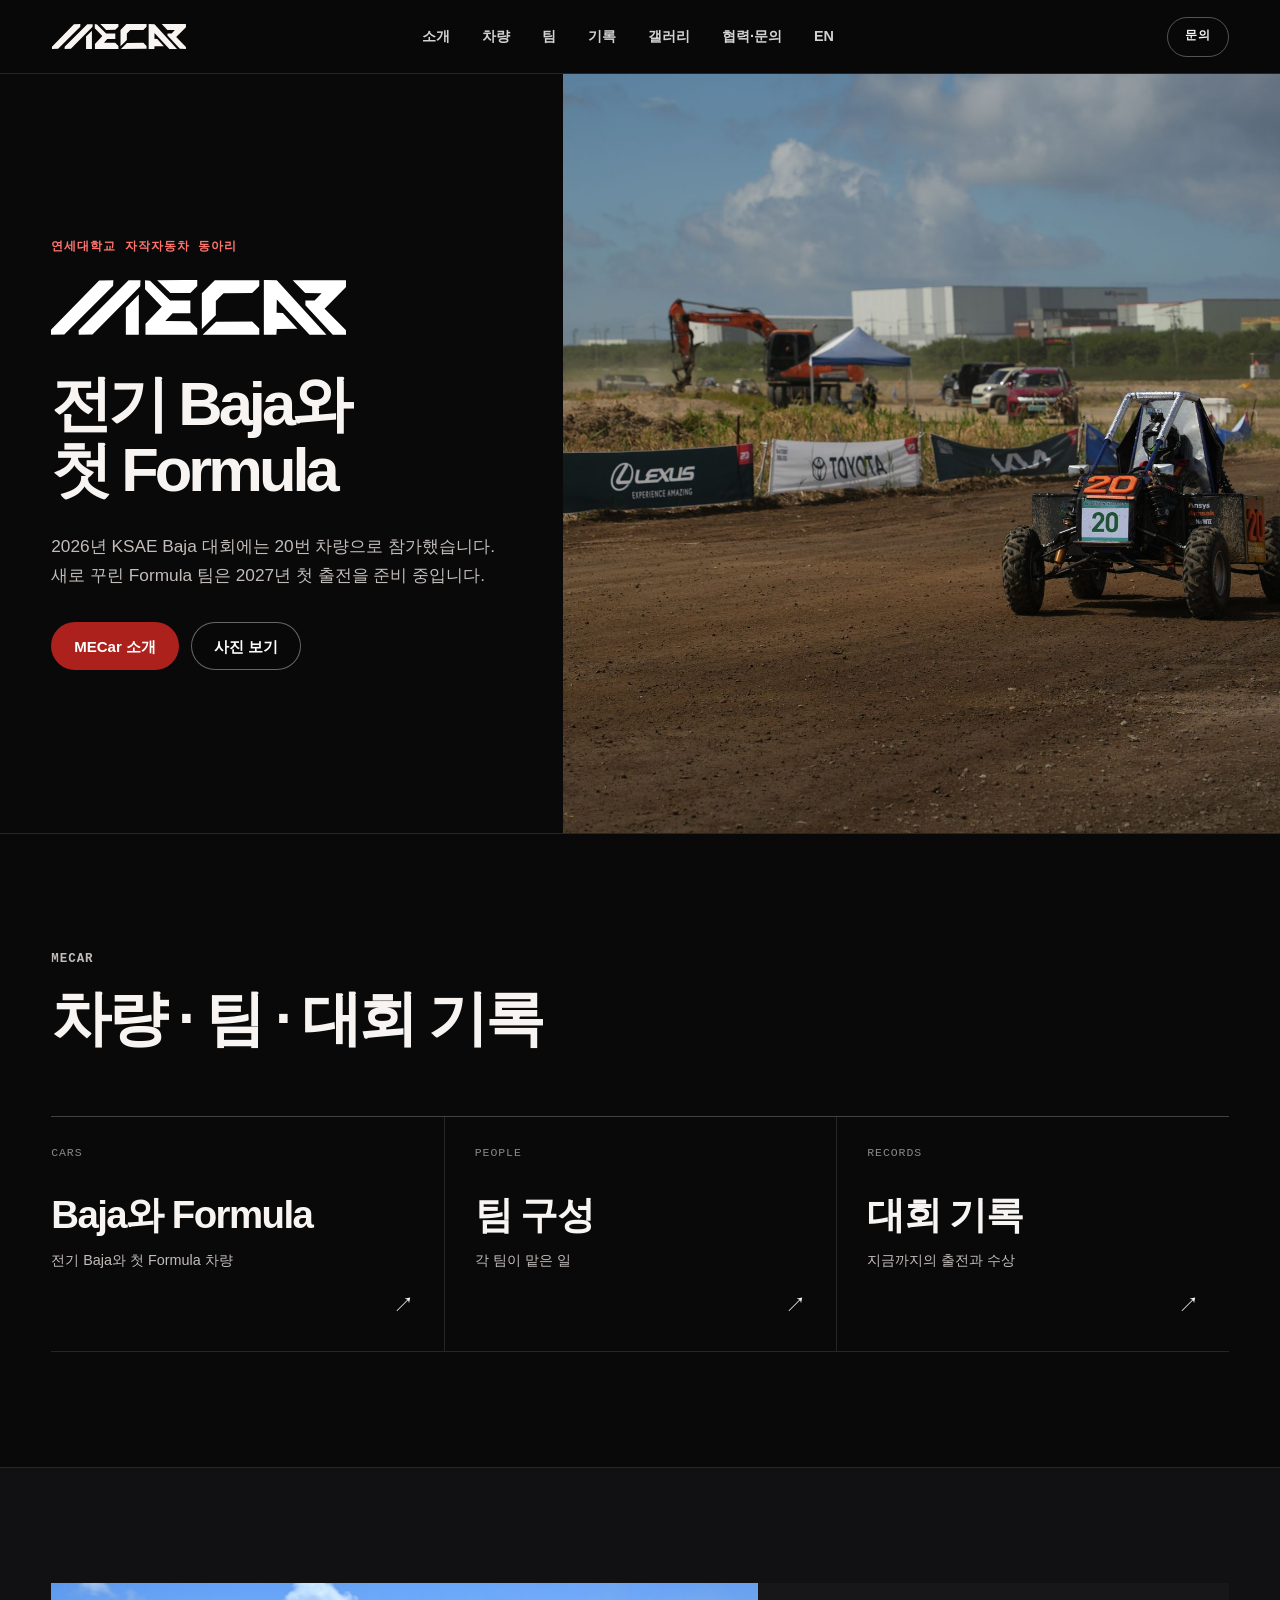
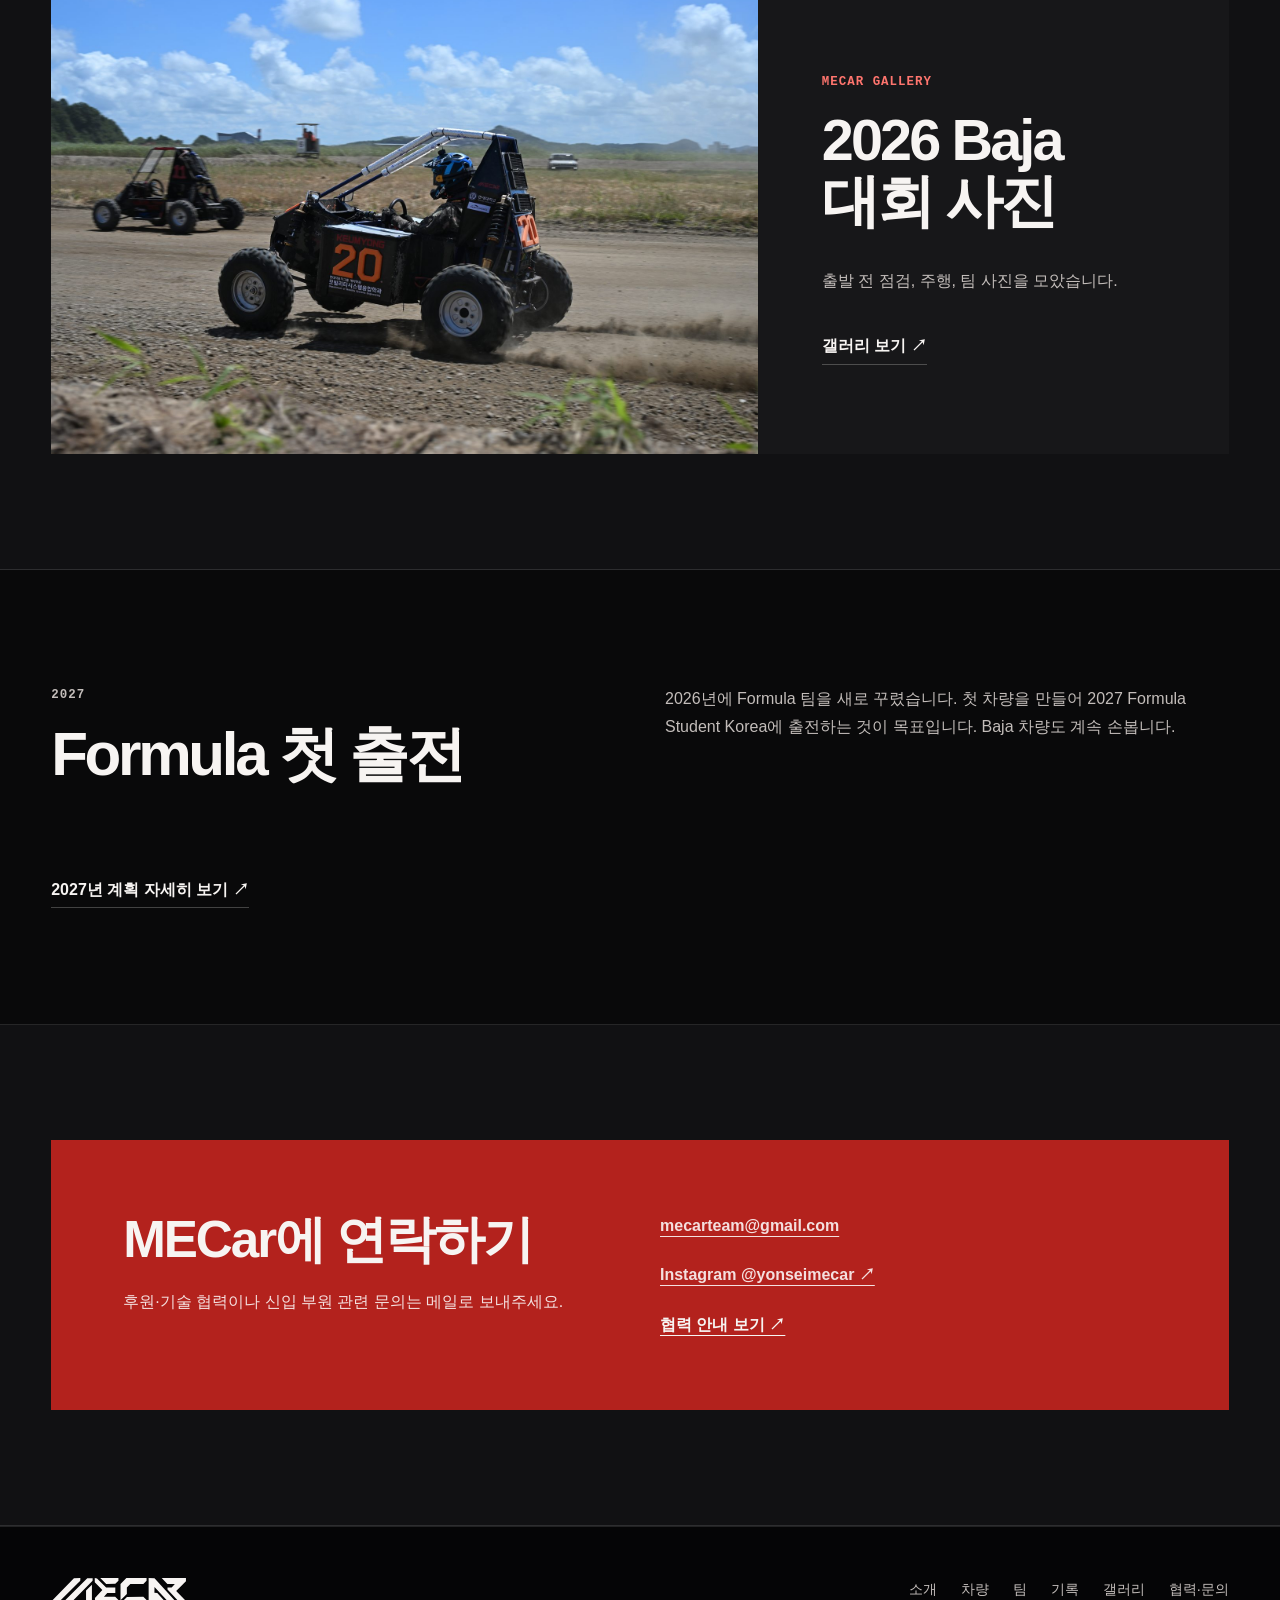
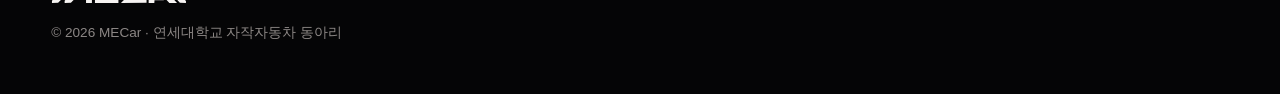
<file: site/index.html>
<!doctype html>
<html lang="ko">
<head>
  <meta charset="utf-8">
  <meta name="viewport" content="width=device-width, initial-scale=1">
  <title>MECar | 연세대학교 자작자동차 동아리</title>
  <meta name="description" content="연세대학교 자작자동차 동아리 MECar. 전기 Baja 차량을 개선하고 첫 Formula 차량의 2027년 출전을 준비하고 있습니다.">
  <meta name="theme-color" content="#09090a">
  <link rel="canonical" href="https://yonsei-mecar.github.io/">
  <link rel="alternate" hreflang="ko" href="https://yonsei-mecar.github.io/">
  <link rel="alternate" hreflang="en" href="https://yonsei-mecar.github.io/en.html">
  <meta property="og:type" content="website">
  <meta property="og:site_name" content="MECar">
  <meta property="og:locale" content="ko_KR">
  <meta property="og:title" content="MECar | 연세대학교 자작자동차 동아리">
  <meta property="og:description" content="전기 Baja와 첫 Formula 차량. 연세대학교 자작자동차 동아리 MECar.">
  <meta property="og:url" content="https://yonsei-mecar.github.io/">
  <meta property="og:image" content="https://yonsei-mecar.github.io/assets/img/hero-baja-2026.jpg">
  <meta property="og:image:width" content="2048">
  <meta property="og:image:height" content="1365">
  <meta property="og:image:alt" content="2026 KSAE Baja 대회에서 주행하는 MECar 차량">
  <meta name="twitter:card" content="summary_large_image">
  <link rel="icon" href="favicon.svg" type="image/svg+xml">
  <link rel="preload" href="assets/img/hero-baja-2026.jpg" as="image" fetchpriority="high">
  <link rel="stylesheet" href="assets/css/tokens.css">
  <link rel="stylesheet" href="assets/css/style.css?v=20260924b">
  <link rel="stylesheet" href="assets/css/editorial.css?v=20260924b">
  <script type="application/ld+json">{"@context":"https://schema.org","@type":"Organization","name":"MECar","url":"https://yonsei-mecar.github.io/","logo":"https://yonsei-mecar.github.io/assets/img/logo-mark.svg","email":"mecarteam@gmail.com","sameAs":["https://www.instagram.com/yonseimecar/"],"parentOrganization":{"@type":"CollegeOrUniversity","name":"연세대학교"}}</script>
</head>
<body>
  <a class="skip-link" href="#main">본문 바로가기</a>
  <header class="site-header" id="site-header"><div class="wrap header-inner">
    <a class="brand" href="index.html" aria-label="MECar 홈"><span class="brand-wordmark" aria-hidden="true"></span><span class="sr-only">MECar</span></a>
    <nav class="site-nav" id="site-nav" aria-label="주요 메뉴">
      <a href="about.html">소개</a><a href="vehicles.html">차량</a><a href="team.html">팀</a><a href="results.html">기록</a><a href="gallery.html">갤러리</a><a href="partners.html">협력·문의</a><a href="en.html" lang="en">EN</a>
    </nav>
    <div class="header-actions"><a class="header-contact" href="mailto:mecarteam@gmail.com">문의</a><button class="menu-button" id="menu-button" type="button" aria-controls="site-nav" aria-expanded="false" aria-label="메뉴 열기"><span></span><span></span><span></span></button></div>
  </div></header>

  <main id="main">
    <section class="home-intro" aria-labelledby="home-title">
      <div class="home-intro-copy">
        <p class="eyebrow">연세대학교 자작자동차 동아리</p>
        <span class="hero-wordmark" aria-hidden="true"></span>
        <h1 id="home-title">전기 Baja와<br>첫 Formula</h1>
        <p>2026년 KSAE Baja 대회에는 20번 차량으로 참가했습니다. 새로 꾸린 Formula 팀은 2027년 첫 출전을 준비 중입니다.</p>
        <div class="home-intro-actions"><a class="button button-primary" href="about.html">MECar 소개</a><a class="button button-ghost" href="gallery.html">사진 보기</a></div>
      </div>
      <figure class="home-intro-image"><img src="assets/img/hero-baja-2026.jpg" width="2048" height="1365" alt="2026 KSAE Baja 비포장 코스를 달리는 MECar 20번 차량" fetchpriority="high" decoding="async"></figure>
    </section>

    <section class="editorial-section" aria-labelledby="story-title"><div class="wrap">
      <div class="section-top"><div><p class="eyebrow">MECar</p><h2 id="story-title">차량 · 팀 · 대회 기록</h2></div></div>
      <div class="page-links">
        <a class="page-link" href="vehicles.html"><small>Cars</small><strong>Baja와 Formula</strong><span>전기 Baja와 첫 Formula 차량</span><i aria-hidden="true">↗</i></a>
        <a class="page-link" href="team.html"><small>People</small><strong>팀 구성</strong><span>각 팀이 맡은 일</span><i aria-hidden="true">↗</i></a>
        <a class="page-link" href="results.html"><small>Records</small><strong>대회 기록</strong><span>지금까지의 출전과 수상</span><i aria-hidden="true">↗</i></a>
      </div>
    </div></section>

    <section class="editorial-section alt" aria-labelledby="gallery-title"><div class="wrap">
      <div class="feature-photo">
        <img src="assets/img/baja-2026-close.jpg" width="1800" height="1200" alt="2026 KSAE Baja 대회에서 달리는 MECar 차량" decoding="async">
        <div><p class="eyebrow">MECar Gallery</p><h2 id="gallery-title">2026 Baja<br>대회 사진</h2><p>출발 전 점검, 주행, 팀 사진을 모았습니다.</p><a class="text-link" href="gallery.html">갤러리 보기 ↗</a></div>
      </div>
    </div></section>

    <section class="editorial-section" aria-labelledby="next-title"><div class="wrap">
      <div class="section-top"><div><p class="eyebrow">2027</p><h2 id="next-title">Formula 첫 출전</h2></div><p>2026년에 Formula 팀을 새로 꾸렸습니다. 첫 차량을 만들어 2027 Formula Student Korea에 출전하는 것이 목표입니다. Baja 차량도 계속 손봅니다.</p></div>
      <a class="text-link" href="about.html#vision">2027년 계획 자세히 보기 ↗</a>
    </div></section>

    <section class="editorial-section alt" aria-labelledby="contact-title"><div class="wrap">
      <div class="contact-panel"><div><h2 id="contact-title">MECar에 연락하기</h2><p>후원·기술 협력이나 신입 부원 관련 문의는 메일로 보내주세요.</p></div><div><p><a href="mailto:mecarteam@gmail.com">mecarteam@gmail.com</a></p><p><a href="https://www.instagram.com/yonseimecar/" target="_blank" rel="noopener noreferrer">Instagram @yonseimecar ↗</a></p><a href="partners.html">협력 안내 보기 ↗</a></div></div>
    </div></section>
  </main>

  <footer class="site-footer simple-footer"><div class="wrap"><div><span class="footer-wordmark" aria-hidden="true"></span><p>© <span data-year>2026</span> MECar · 연세대학교 자작자동차 동아리</p></div><nav aria-label="하단 메뉴"><a href="about.html">소개</a><a href="vehicles.html">차량</a><a href="team.html">팀</a><a href="results.html">기록</a><a href="gallery.html">갤러리</a><a href="partners.html">협력·문의</a></nav></div></footer>
  <script src="assets/js/main.js"></script>
</body>
</html>
</file>
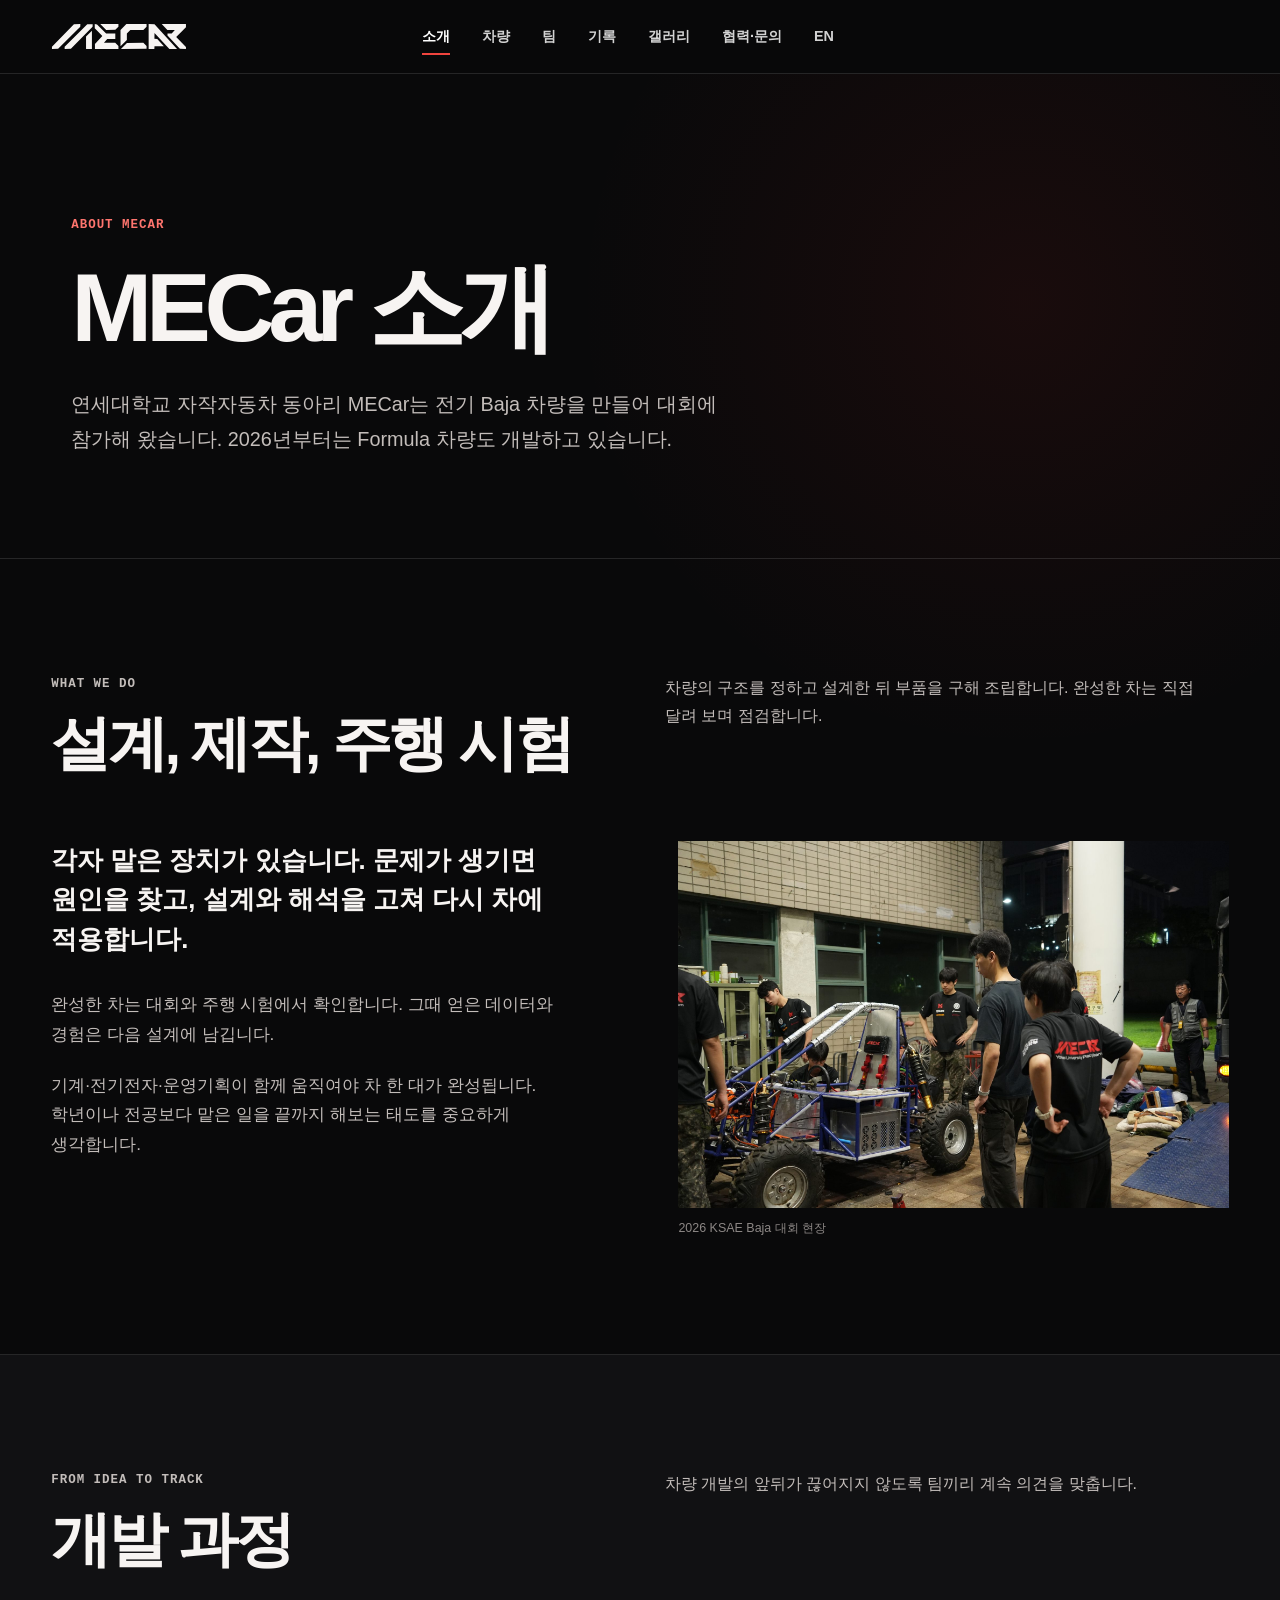
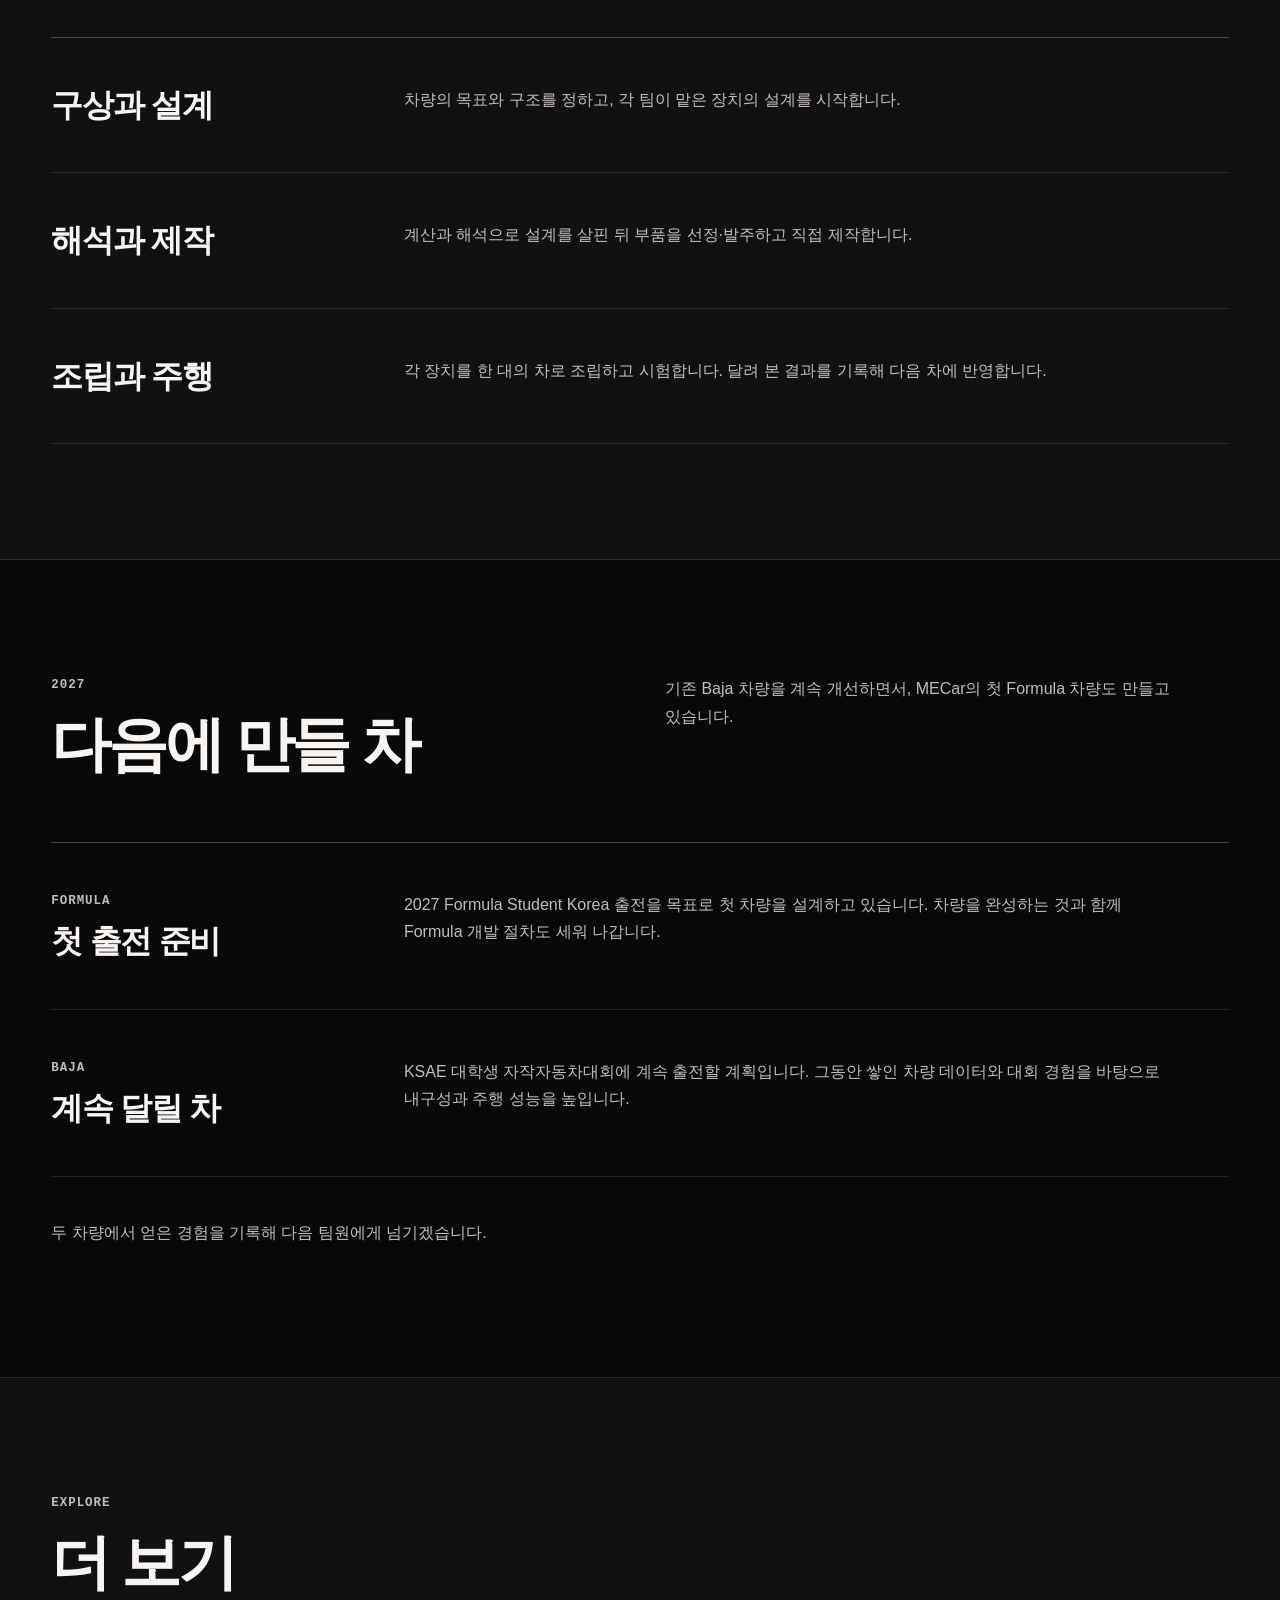
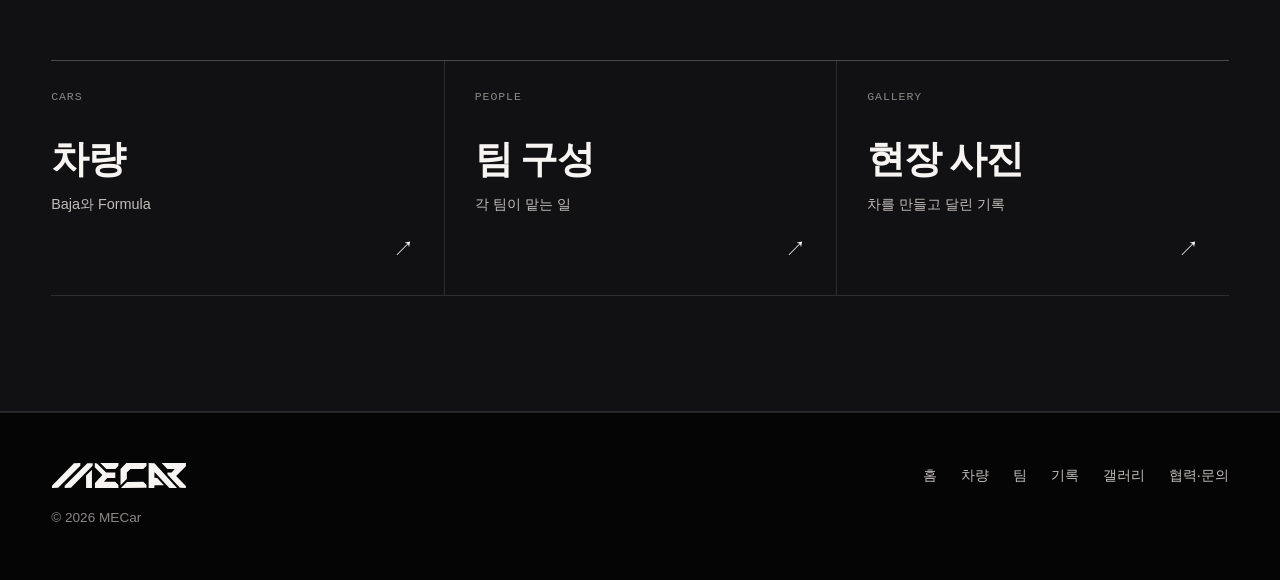
<file: site/about.html>
<!doctype html>
<html lang="ko">
<head>
  <meta charset="utf-8"><meta name="viewport" content="width=device-width, initial-scale=1">
  <title>소개 | MECar</title>
  <meta name="description" content="연세대학교 자작자동차 동아리 MECar가 차를 만들고 대회에 나가는 방식과 2027년 목표를 소개합니다.">
  <meta name="theme-color" content="#09090a"><link rel="canonical" href="https://yonsei-mecar.github.io/about.html">
  <meta property="og:type" content="website"><meta property="og:site_name" content="MECar"><meta property="og:locale" content="ko_KR"><meta property="og:title" content="소개 | MECar"><meta property="og:description" content="학생이 차를 만들고 달리는 팀, MECar."><meta property="og:url" content="https://yonsei-mecar.github.io/about.html"><meta property="og:image" content="https://yonsei-mecar.github.io/assets/img/vehicle-check-baja-2026.jpg">
  <link rel="icon" href="favicon.svg" type="image/svg+xml"><link rel="stylesheet" href="assets/css/tokens.css"><link rel="stylesheet" href="assets/css/style.css?v=20260924b"><link rel="stylesheet" href="assets/css/editorial.css?v=20260924b">
</head>
<body>
  <a class="skip-link" href="#main">본문 바로가기</a>
  <header class="site-header" id="site-header"><div class="wrap header-inner">
    <a class="brand" href="index.html" aria-label="MECar 홈"><span class="brand-wordmark" aria-hidden="true"></span><span class="sr-only">MECar</span></a>
    <nav class="site-nav" id="site-nav" aria-label="주요 메뉴"><a href="about.html" aria-current="page">소개</a><a href="vehicles.html">차량</a><a href="team.html">팀</a><a href="results.html">기록</a><a href="gallery.html">갤러리</a><a href="partners.html">협력·문의</a><a href="en.html" lang="en">EN</a></nav>
    <div class="header-actions"><button class="menu-button" id="menu-button" type="button" aria-controls="site-nav" aria-expanded="false" aria-label="메뉴 열기"><span></span><span></span><span></span></button></div>
  </div></header>

  <main id="main">
    <section class="page-hero" aria-labelledby="page-title"><div class="wrap"><p class="eyebrow">About MECar</p><h1 id="page-title">MECar 소개</h1><p>연세대학교 자작자동차 동아리 MECar는 전기 Baja 차량을 만들어 대회에 참가해 왔습니다. 2026년부터는 Formula 차량도 개발하고 있습니다.</p></div></section>

    <section class="editorial-section" aria-labelledby="work-title"><div class="wrap">
      <div class="section-top"><div><p class="eyebrow">What we do</p><h2 id="work-title">설계, 제작, 주행 시험</h2></div><p>차량의 구조를 정하고 설계한 뒤 부품을 구해 조립합니다. 완성한 차는 직접 달려 보며 점검합니다.</p></div>
      <div class="split-copy"><div class="prose"><p class="lead">각자 맡은 장치가 있습니다. 문제가 생기면 원인을 찾고, 설계와 해석을 고쳐 다시 차에 적용합니다.</p><p>완성한 차는 대회와 주행 시험에서 확인합니다. 그때 얻은 데이터와 경험은 다음 설계에 남깁니다.</p><p>기계·전기전자·운영기획이 함께 움직여야 차 한 대가 완성됩니다. 학년이나 전공보다 맡은 일을 끝까지 해보는 태도를 중요하게 생각합니다.</p></div><figure><img src="assets/img/vehicle-check-baja-2026.jpg" width="2048" height="1365" alt="출발 전 Baja 차량을 점검하는 MECar 팀원들" decoding="async"><figcaption>2026 KSAE Baja 대회 현장</figcaption></figure></div>
    </div></section>

    <section class="editorial-section alt" aria-labelledby="build-title"><div class="wrap"><div class="section-top"><div><p class="eyebrow">From idea to track</p><h2 id="build-title">개발 과정</h2></div><p>차량 개발의 앞뒤가 끊어지지 않도록 팀끼리 계속 의견을 맞춥니다.</p></div>
      <div class="rule-list">
        <div class="rule-row"><h3>구상과 설계</h3><p>차량의 목표와 구조를 정하고, 각 팀이 맡은 장치의 설계를 시작합니다.</p></div>
        <div class="rule-row"><h3>해석과 제작</h3><p>계산과 해석으로 설계를 살핀 뒤 부품을 선정·발주하고 직접 제작합니다.</p></div>
        <div class="rule-row"><h3>조립과 주행</h3><p>각 장치를 한 대의 차로 조립하고 시험합니다. 달려 본 결과를 기록해 다음 차에 반영합니다.</p></div>
      </div>
    </div></section>

    <section class="editorial-section" id="vision" aria-labelledby="vision-title"><div class="wrap"><div class="section-top"><div><p class="eyebrow">2027</p><h2 id="vision-title">다음에 만들 차</h2></div><p>기존 Baja 차량을 계속 개선하면서, MECar의 첫 Formula 차량도 만들고 있습니다.</p></div>
      <div class="rule-list">
        <div class="rule-row"><div><p class="eyebrow">Formula</p><h3>첫 출전 준비</h3></div><div><p>2027 Formula Student Korea 출전을 목표로 첫 차량을 설계하고 있습니다. 차량을 완성하는 것과 함께 Formula 개발 절차도 세워 나갑니다.</p></div></div>
        <div class="rule-row"><div><p class="eyebrow">Baja</p><h3>계속 달릴 차</h3></div><div><p>KSAE 대학생 자작자동차대회에 계속 출전할 계획입니다. 그동안 쌓인 차량 데이터와 대회 경험을 바탕으로 내구성과 주행 성능을 높입니다.</p></div></div>
      </div>
      <p class="prose" style="margin-top:42px;color:var(--ink-soft)">두 차량에서 얻은 경험을 기록해 다음 팀원에게 넘기겠습니다.</p>
    </div></section>

    <section class="editorial-section alt" aria-labelledby="more-title"><div class="wrap"><div class="section-top"><div><p class="eyebrow">Explore</p><h2 id="more-title">더 보기</h2></div></div><div class="page-links"><a class="page-link" href="vehicles.html"><small>Cars</small><strong>차량</strong><span>Baja와 Formula</span><i aria-hidden="true">↗</i></a><a class="page-link" href="team.html"><small>People</small><strong>팀 구성</strong><span>각 팀이 맡는 일</span><i aria-hidden="true">↗</i></a><a class="page-link" href="gallery.html"><small>Gallery</small><strong>현장 사진</strong><span>차를 만들고 달린 기록</span><i aria-hidden="true">↗</i></a></div></div></section>
  </main>
  <footer class="site-footer simple-footer"><div class="wrap"><div><span class="footer-wordmark" aria-hidden="true"></span><p>© <span data-year>2026</span> MECar</p></div><nav aria-label="하단 메뉴"><a href="index.html">홈</a><a href="vehicles.html">차량</a><a href="team.html">팀</a><a href="results.html">기록</a><a href="gallery.html">갤러리</a><a href="partners.html">협력·문의</a></nav></div></footer>
  <script src="assets/js/main.js"></script>
</body>
</html>
</file>
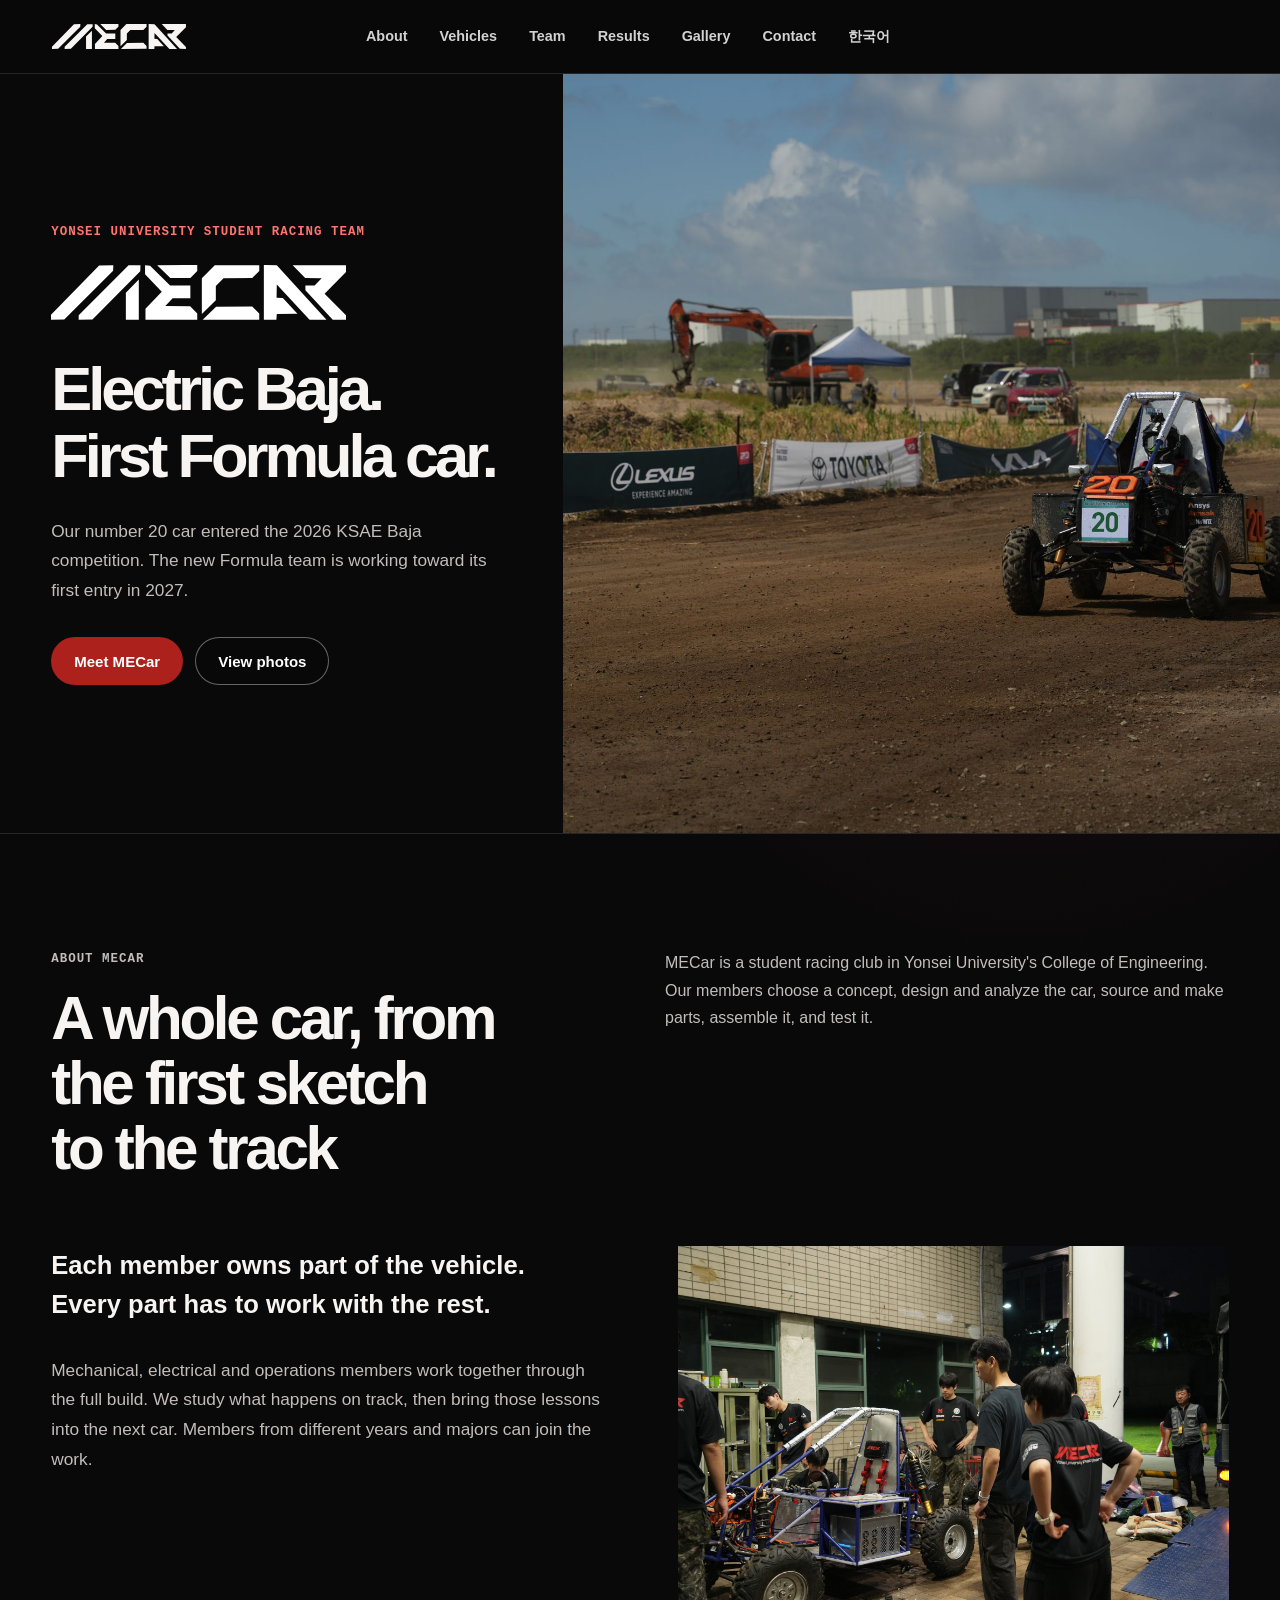
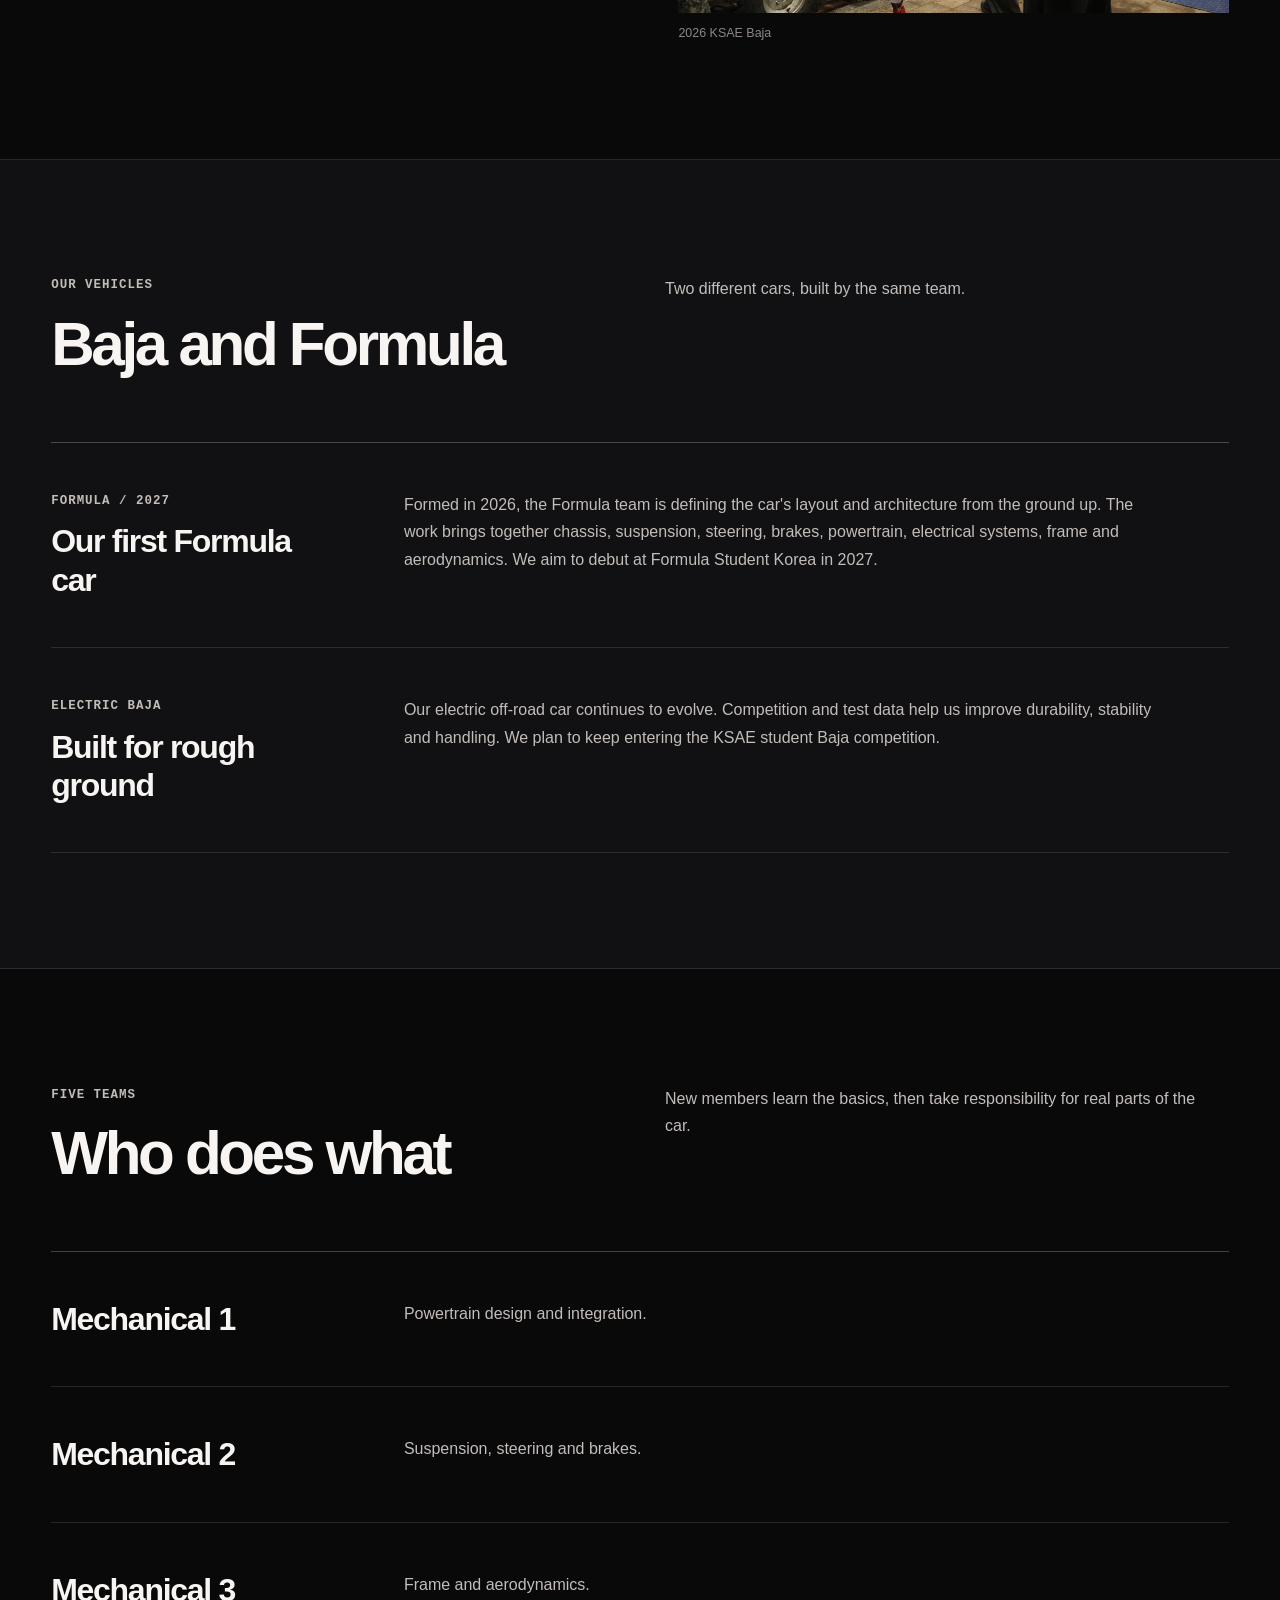
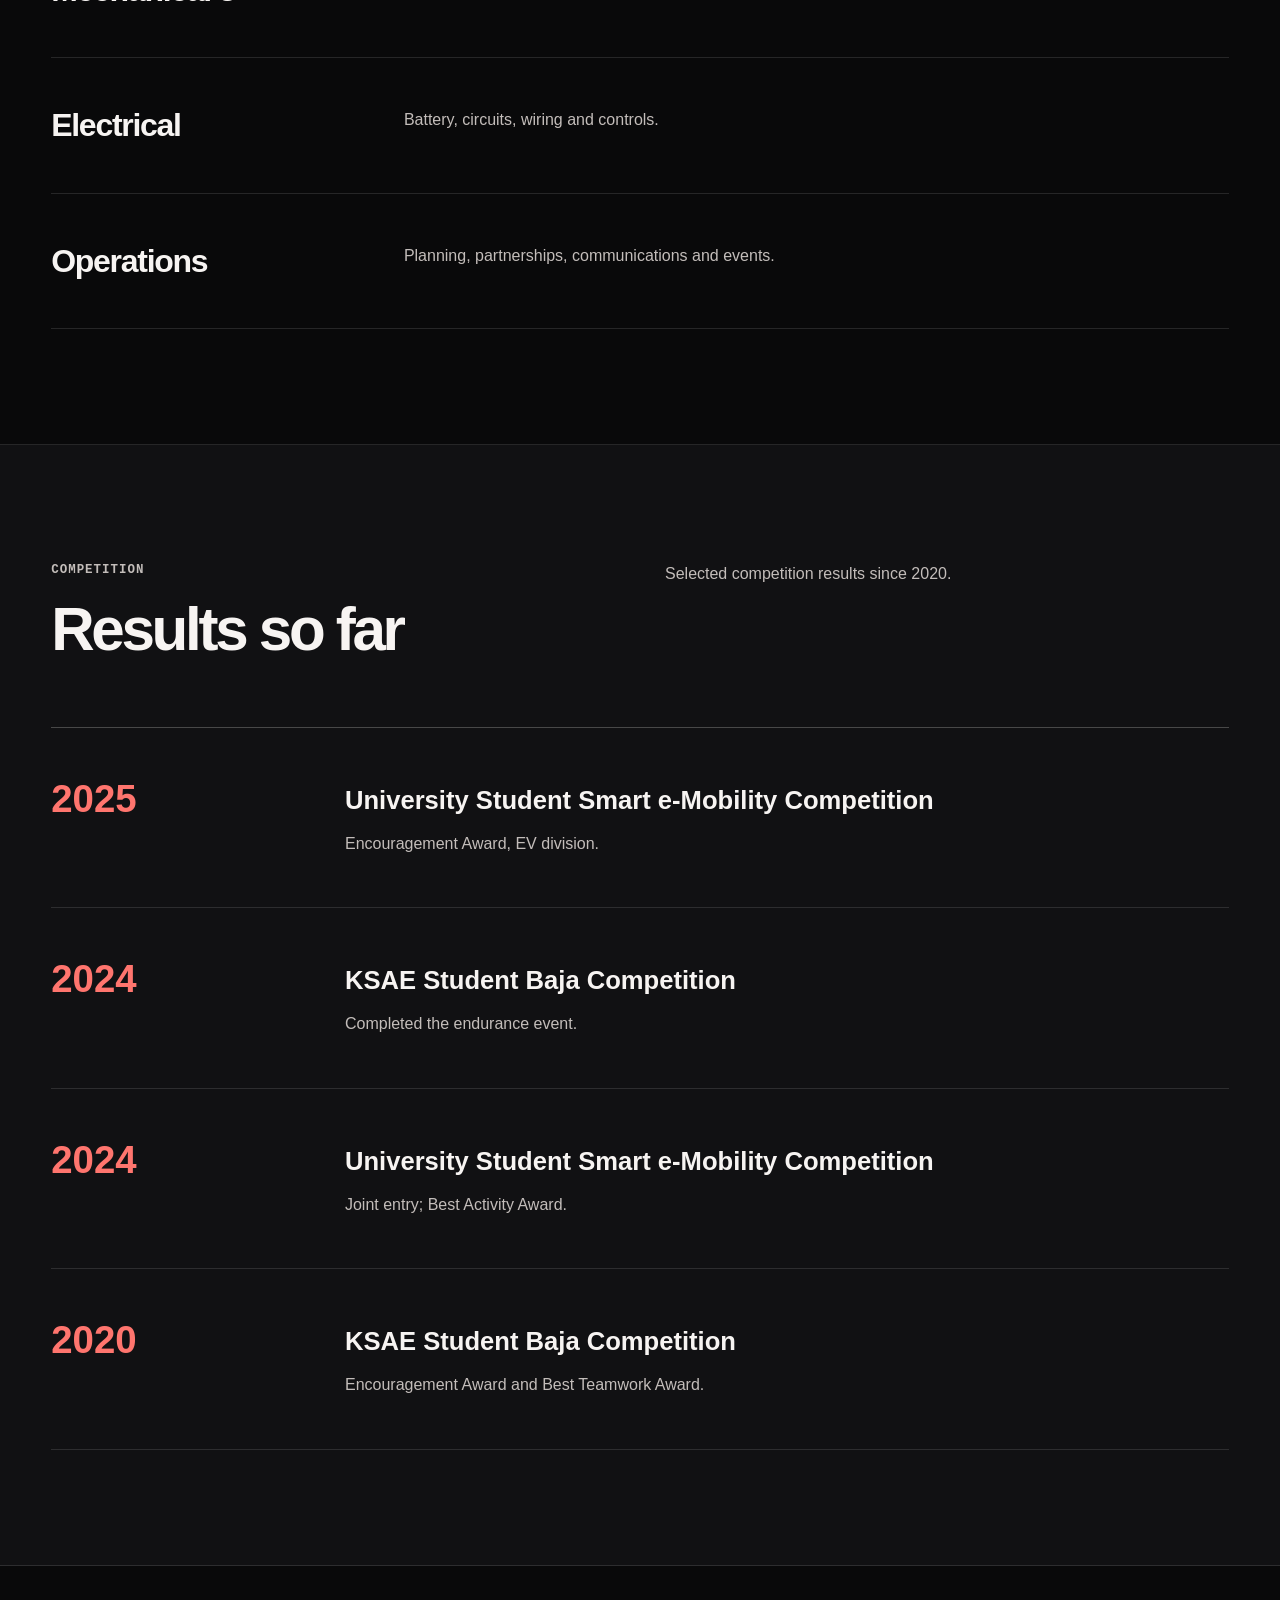
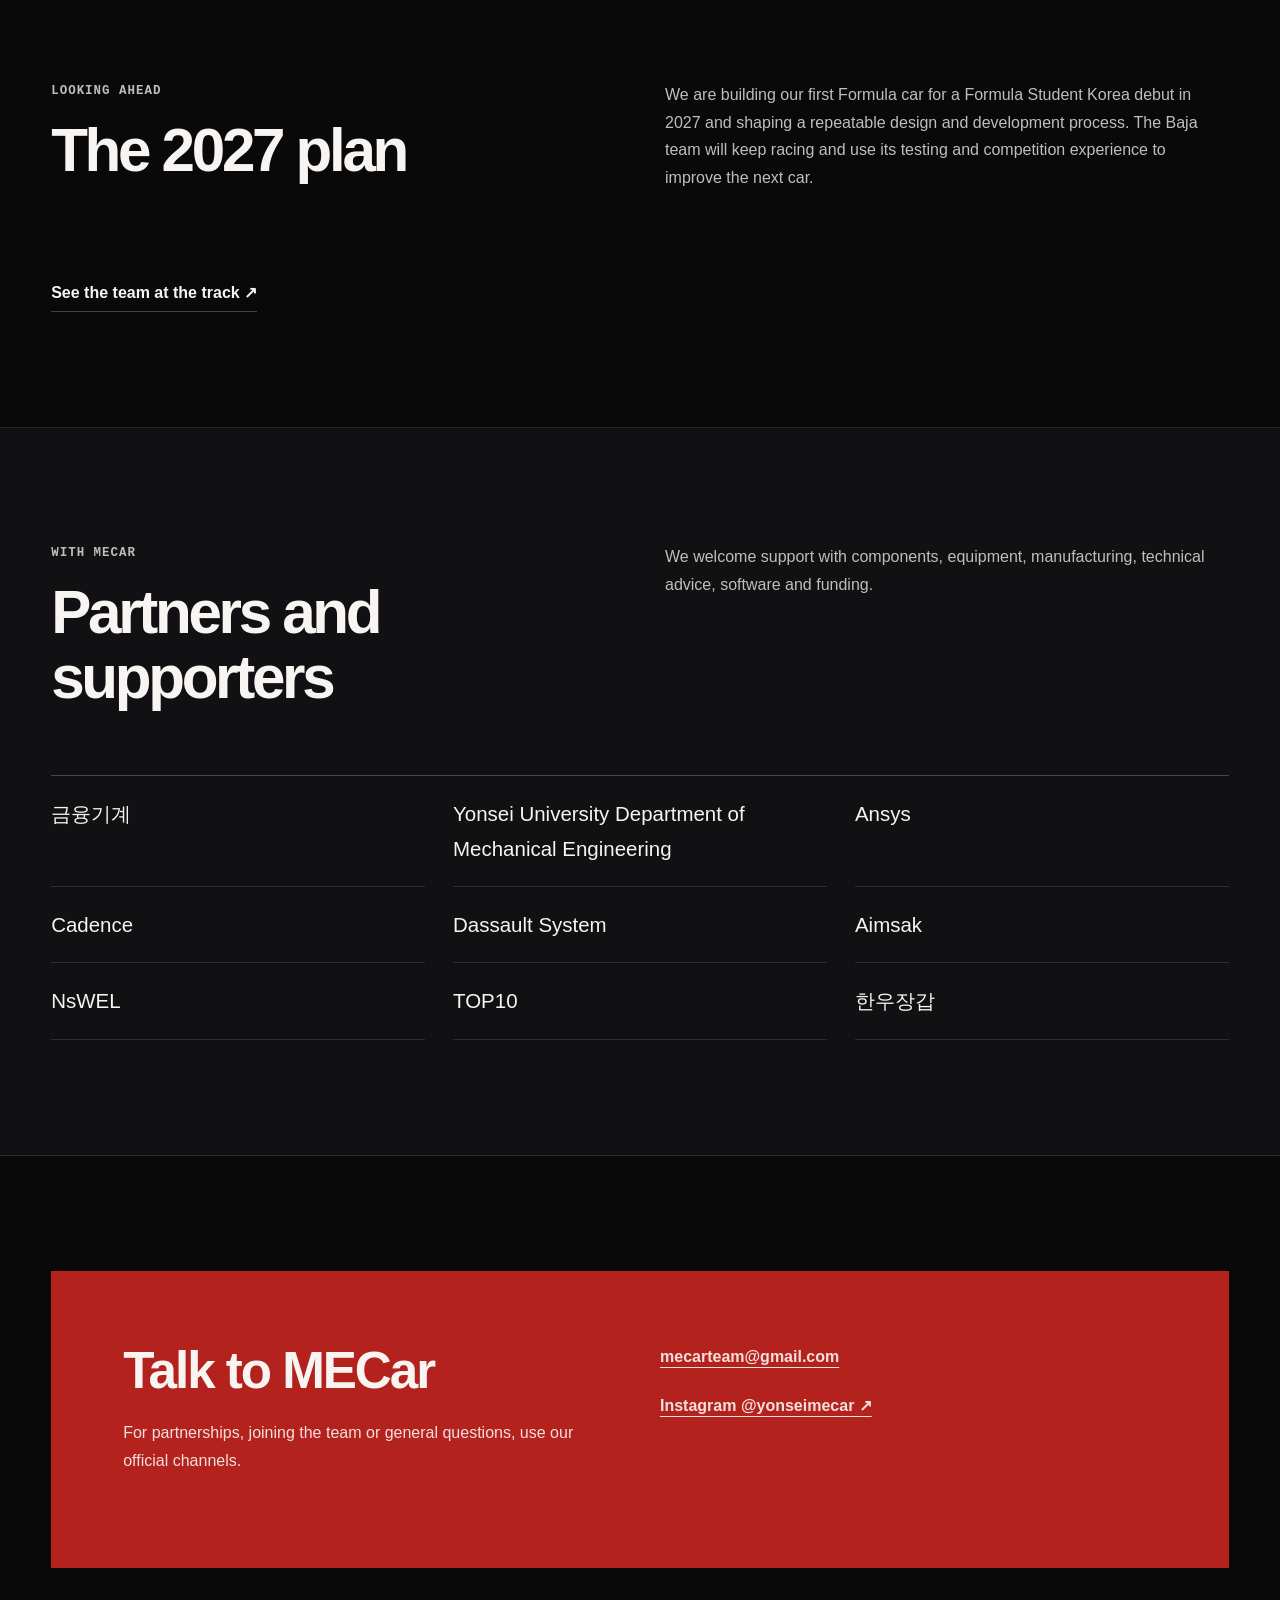
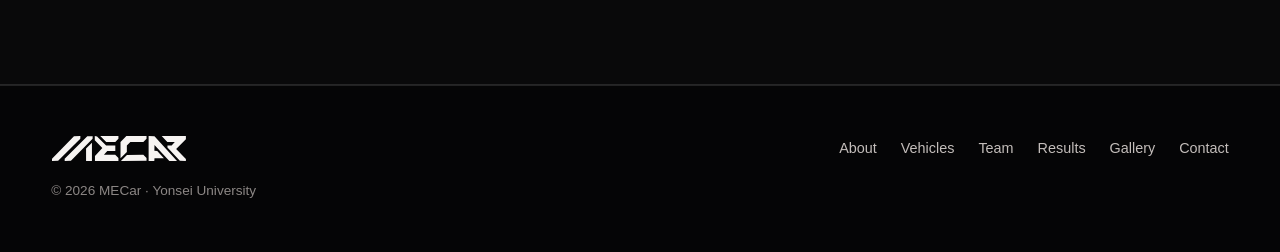
<file: site/en.html>
<!doctype html>
<html lang="en">
<head>
  <meta charset="utf-8"><meta name="viewport" content="width=device-width, initial-scale=1">
  <title>MECar | Yonsei University Student Racing Team</title><meta name="description" content="MECar is a student racing team at Yonsei University. We design, build and race electric Baja and Formula cars."><meta name="theme-color" content="#09090a"><link rel="canonical" href="https://yonsei-mecar.github.io/en.html"><link rel="alternate" hreflang="ko" href="https://yonsei-mecar.github.io/"><link rel="alternate" hreflang="en" href="https://yonsei-mecar.github.io/en.html">
  <meta property="og:type" content="website"><meta property="og:site_name" content="MECar"><meta property="og:locale" content="en_US"><meta property="og:title" content="MECar | Yonsei University Student Racing Team"><meta property="og:description" content="We design, build and race electric Baja and Formula cars."><meta property="og:url" content="https://yonsei-mecar.github.io/en.html"><meta property="og:image" content="https://yonsei-mecar.github.io/assets/img/hero-baja-2026.jpg"><meta name="twitter:card" content="summary_large_image">
  <link rel="icon" href="favicon.svg" type="image/svg+xml"><link rel="preload" href="assets/img/hero-baja-2026.jpg" as="image" fetchpriority="high"><link rel="stylesheet" href="assets/css/tokens.css"><link rel="stylesheet" href="assets/css/style.css?v=20260924b"><link rel="stylesheet" href="assets/css/editorial.css?v=20260924b">
</head>
<body>
  <a class="skip-link" href="#main">Skip to content</a>
  <header class="site-header" id="site-header"><div class="wrap header-inner"><a class="brand" href="en.html" aria-label="MECar home"><span class="brand-wordmark" aria-hidden="true"></span><span class="sr-only">MECar</span></a><nav class="site-nav" id="site-nav" aria-label="Main menu"><a href="#about">About</a><a href="#vehicles">Vehicles</a><a href="#team">Team</a><a href="#results">Results</a><a href="gallery-en.html">Gallery</a><a href="#contact">Contact</a><a href="index.html" lang="ko">한국어</a></nav><div class="header-actions"><button class="menu-button" id="menu-button" type="button" aria-controls="site-nav" aria-expanded="false" aria-label="Open menu"><span></span><span></span><span></span></button></div></div></header>
  <main id="main">
    <section class="home-intro" aria-labelledby="home-title"><div class="home-intro-copy"><p class="eyebrow">Yonsei University student racing team</p><span class="hero-wordmark" aria-hidden="true"></span><h1 id="home-title">Electric Baja.<br>First Formula car.</h1><p>Our number 20 car entered the 2026 KSAE Baja competition. The new Formula team is working toward its first entry in 2027.</p><div class="home-intro-actions"><a class="button button-primary" href="#about">Meet MECar</a><a class="button button-ghost" href="gallery-en.html">View photos</a></div></div><figure class="home-intro-image"><img src="assets/img/hero-baja-2026.jpg" width="2048" height="1365" alt="MECar's number 20 Baja car at the 2026 KSAE competition" fetchpriority="high" decoding="async"></figure></section>

    <section class="editorial-section" id="about" aria-labelledby="about-title"><div class="wrap"><div class="section-top"><div><p class="eyebrow">About MECar</p><h2 id="about-title">A whole car, from the first sketch to the track</h2></div><p>MECar is a student racing club in Yonsei University's College of Engineering. Our members choose a concept, design and analyze the car, source and make parts, assemble it, and test it.</p></div><div class="split-copy"><div class="prose"><p class="lead">Each member owns part of the vehicle. Every part has to work with the rest.</p><p>Mechanical, electrical and operations members work together through the full build. We study what happens on track, then bring those lessons into the next car. Members from different years and majors can join the work.</p></div><figure><img src="assets/img/vehicle-check-baja-2026.jpg" width="2048" height="1365" alt="MECar members checking their Baja car before a run" decoding="async"><figcaption>2026 KSAE Baja</figcaption></figure></div></div></section>

    <section class="editorial-section alt" id="vehicles" aria-labelledby="vehicles-title"><div class="wrap"><div class="section-top"><div><p class="eyebrow">Our vehicles</p><h2 id="vehicles-title">Baja and Formula</h2></div><p>Two different cars, built by the same team.</p></div><div class="rule-list"><div class="rule-row"><div><p class="eyebrow">Formula / 2027</p><h3>Our first Formula car</h3></div><p>Formed in 2026, the Formula team is defining the car's layout and architecture from the ground up. The work brings together chassis, suspension, steering, brakes, powertrain, electrical systems, frame and aerodynamics. We aim to debut at Formula Student Korea in 2027.</p></div><div class="rule-row"><div><p class="eyebrow">Electric Baja</p><h3>Built for rough ground</h3></div><p>Our electric off-road car continues to evolve. Competition and test data help us improve durability, stability and handling. We plan to keep entering the KSAE student Baja competition.</p></div></div></div></section>

    <section class="editorial-section" id="team" aria-labelledby="team-title"><div class="wrap"><div class="section-top"><div><p class="eyebrow">Five teams</p><h2 id="team-title">Who does what</h2></div><p>New members learn the basics, then take responsibility for real parts of the car.</p></div><div class="rule-list"><div class="rule-row"><h3>Mechanical 1</h3><p>Powertrain design and integration.</p></div><div class="rule-row"><h3>Mechanical 2</h3><p>Suspension, steering and brakes.</p></div><div class="rule-row"><h3>Mechanical 3</h3><p>Frame and aerodynamics.</p></div><div class="rule-row"><h3>Electrical</h3><p>Battery, circuits, wiring and controls.</p></div><div class="rule-row"><h3>Operations</h3><p>Planning, partnerships, communications and events.</p></div></div></div></section>

    <section class="editorial-section alt" id="results" aria-labelledby="results-title"><div class="wrap"><div class="section-top"><div><p class="eyebrow">Competition</p><h2 id="results-title">Results so far</h2></div><p>Selected competition results since 2020.</p></div><div class="timeline"><div class="timeline-item"><time datetime="2025">2025</time><div><h2>University Student Smart e-Mobility Competition</h2><p>Encouragement Award, EV division.</p></div></div><div class="timeline-item"><time datetime="2024">2024</time><div><h2>KSAE Student Baja Competition</h2><p>Completed the endurance event.</p></div></div><div class="timeline-item"><time datetime="2024">2024</time><div><h2>University Student Smart e-Mobility Competition</h2><p>Joint entry; Best Activity Award.</p></div></div><div class="timeline-item"><time datetime="2020">2020</time><div><h2>KSAE Student Baja Competition</h2><p>Encouragement Award and Best Teamwork Award.</p></div></div></div></div></section>

    <section class="editorial-section" aria-labelledby="vision-title"><div class="wrap"><div class="section-top"><div><p class="eyebrow">Looking ahead</p><h2 id="vision-title">The 2027 plan</h2></div><p>We are building our first Formula car for a Formula Student Korea debut in 2027 and shaping a repeatable design and development process. The Baja team will keep racing and use its testing and competition experience to improve the next car.</p></div><a class="text-link" href="gallery-en.html">See the team at the track ↗</a></div></section>

    <section class="editorial-section alt" aria-labelledby="partners-title"><div class="wrap"><div class="section-top"><div><p class="eyebrow">With MECar</p><h2 id="partners-title">Partners and supporters</h2></div><p>We welcome support with components, equipment, manufacturing, technical advice, software and funding.</p></div><ul class="partner-names"><li>금융기계</li><li>Yonsei University Department of Mechanical Engineering</li><li>Ansys</li><li>Cadence</li><li>Dassault System</li><li>Aimsak</li><li>NsWEL</li><li>TOP10</li><li>한우장갑</li></ul></div></section>

    <section class="editorial-section" id="contact" aria-labelledby="contact-title"><div class="wrap"><div class="contact-panel"><div><h2 id="contact-title">Talk to MECar</h2><p>For partnerships, joining the team or general questions, use our official channels.</p></div><div><p><a href="mailto:mecarteam@gmail.com">mecarteam@gmail.com</a></p><p><a href="https://www.instagram.com/yonseimecar/" target="_blank" rel="noopener noreferrer">Instagram @yonseimecar ↗</a></p></div></div></div></section>
  </main>
  <footer class="site-footer simple-footer"><div class="wrap"><div><span class="footer-wordmark" aria-hidden="true"></span><p>© <span data-year>2026</span> MECar · Yonsei University</p></div><nav aria-label="Footer menu"><a href="#about">About</a><a href="#vehicles">Vehicles</a><a href="#team">Team</a><a href="#results">Results</a><a href="gallery-en.html">Gallery</a><a href="#contact">Contact</a></nav></div></footer>
  <script src="assets/js/main.js"></script>
</body>
</html>
</file>
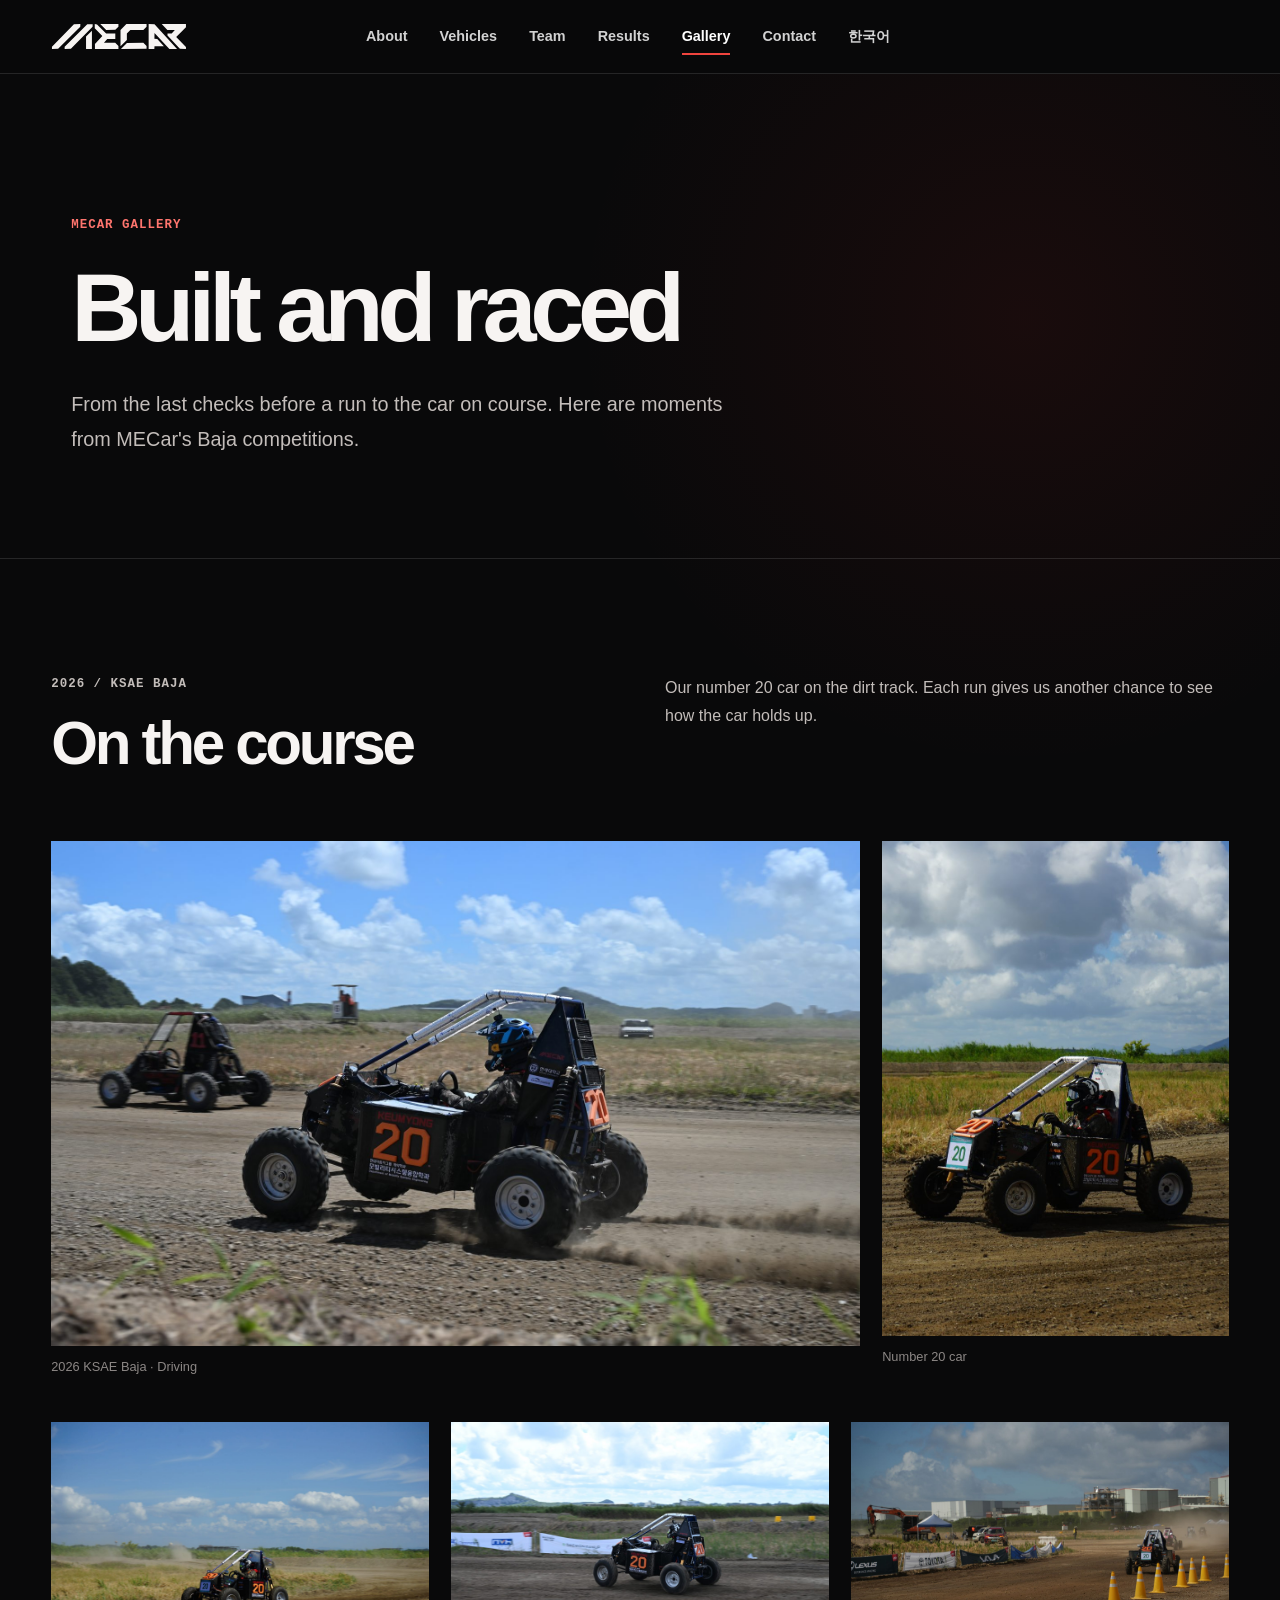
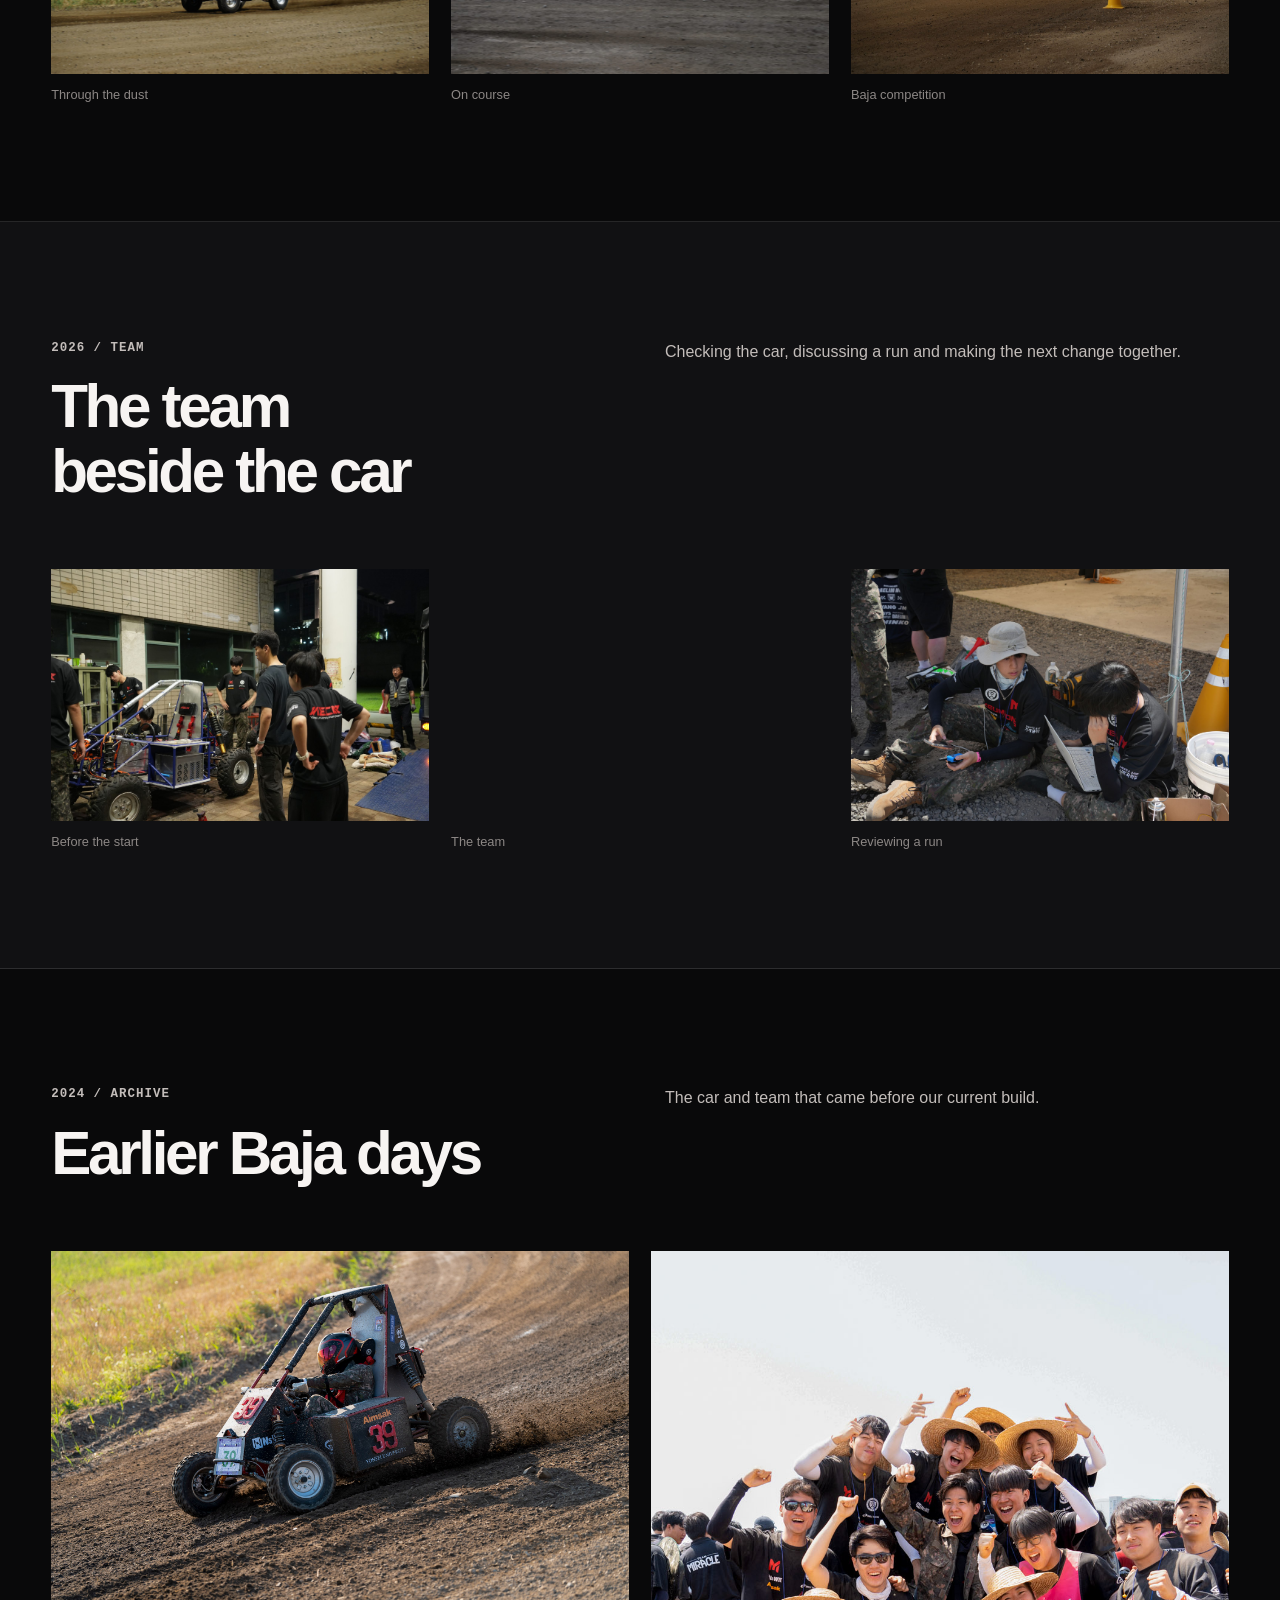
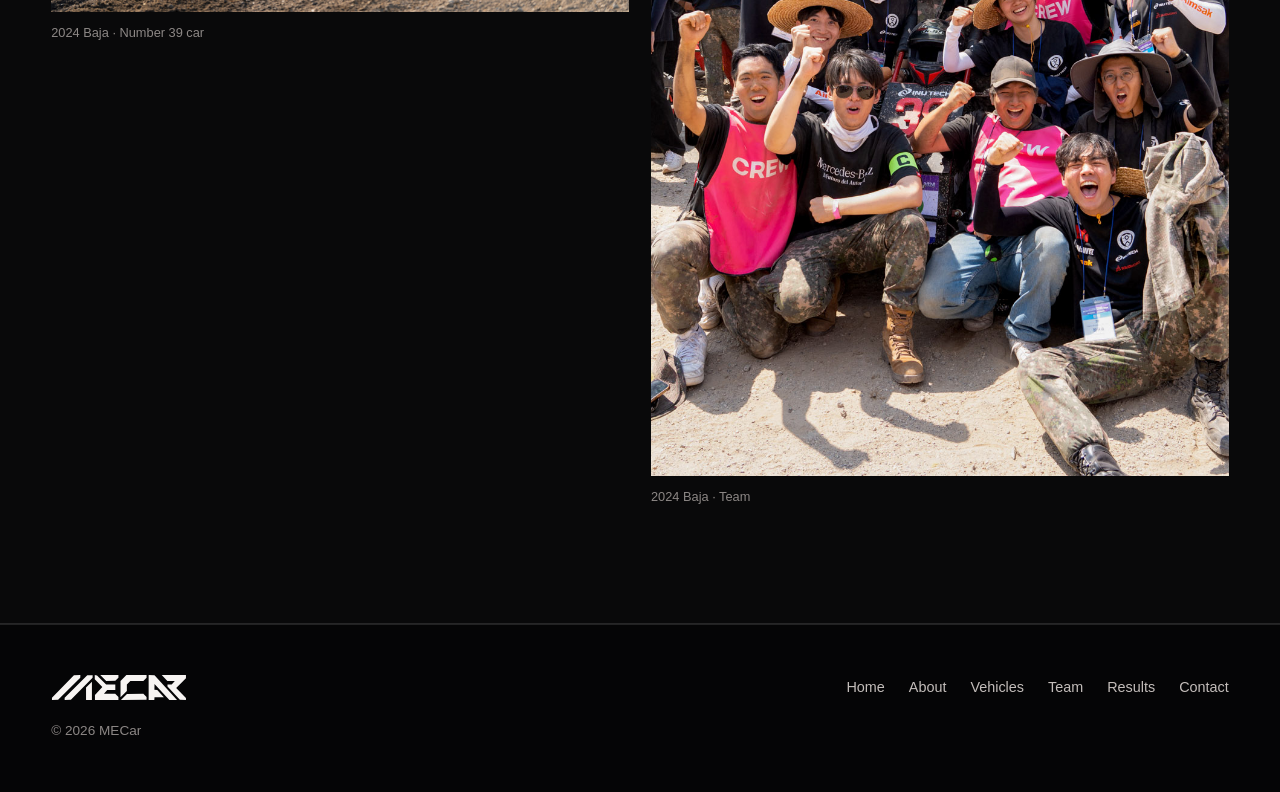
<file: site/gallery-en.html>
<!doctype html>
<html lang="en">
<head>
  <meta charset="utf-8"><meta name="viewport" content="width=device-width, initial-scale=1">
  <title>Gallery | MECar</title><meta name="description" content="Photos of MECar's Baja cars and team at the 2026 and 2024 KSAE competitions."><meta name="theme-color" content="#09090a"><link rel="canonical" href="https://yonsei-mecar.github.io/gallery-en.html"><link rel="alternate" hreflang="ko" href="https://yonsei-mecar.github.io/gallery.html"><link rel="alternate" hreflang="en" href="https://yonsei-mecar.github.io/gallery-en.html">
  <meta property="og:type" content="website"><meta property="og:site_name" content="MECar"><meta property="og:locale" content="en_US"><meta property="og:title" content="Gallery | MECar"><meta property="og:description" content="MECar Baja cars and team at the track."><meta property="og:url" content="https://yonsei-mecar.github.io/gallery-en.html"><meta property="og:image" content="https://yonsei-mecar.github.io/assets/img/baja-2026-close.jpg"><meta name="twitter:card" content="summary_large_image">
  <link rel="icon" href="favicon.svg" type="image/svg+xml"><link rel="stylesheet" href="assets/css/tokens.css"><link rel="stylesheet" href="assets/css/style.css?v=20260924b"><link rel="stylesheet" href="assets/css/editorial.css?v=20260924b">
</head>
<body>
  <a class="skip-link" href="#main">Skip to content</a>
  <header class="site-header" id="site-header"><div class="wrap header-inner"><a class="brand" href="en.html" aria-label="MECar home"><span class="brand-wordmark" aria-hidden="true"></span><span class="sr-only">MECar</span></a><nav class="site-nav" id="site-nav" aria-label="Main menu"><a href="en.html#about">About</a><a href="en.html#vehicles">Vehicles</a><a href="en.html#team">Team</a><a href="en.html#results">Results</a><a href="gallery-en.html" aria-current="page">Gallery</a><a href="en.html#contact">Contact</a><a href="gallery.html" lang="ko">한국어</a></nav><div class="header-actions"><button class="menu-button" id="menu-button" type="button" aria-controls="site-nav" aria-expanded="false" aria-label="Open menu"><span></span><span></span><span></span></button></div></div></header>
  <main id="main">
    <section class="page-hero" aria-labelledby="page-title"><div class="wrap"><p class="eyebrow">MECar gallery</p><h1 id="page-title">Built and raced</h1><p>From the last checks before a run to the car on course. Here are moments from MECar's Baja competitions.</p></div></section>
    <section class="editorial-section" aria-labelledby="drive-title"><div class="wrap"><div class="section-top"><div><p class="eyebrow">2026 / KSAE Baja</p><h2 id="drive-title">On the course</h2></div><p>Our number 20 car on the dirt track. Each run gives us another chance to see how the car holds up.</p></div><div class="gallery-lead"><figure><img src="assets/img/baja-2026-close.jpg" width="1800" height="1200" alt="MECar's number 20 Baja car driving on the dirt course in 2026" decoding="async"><figcaption>2026 KSAE Baja · Driving</figcaption></figure><figure><img src="assets/img/baja-2026-side.jpg" width="1800" height="1200" alt="Side view of MECar's electric Baja car" decoding="async"><figcaption>Number 20 car</figcaption></figure></div><div class="photo-grid gallery-after"><figure><img src="assets/img/baja-2026-track.jpg" width="1800" height="1200" alt="MECar Baja car driving through dust" decoding="async"><figcaption>Through the dust</figcaption></figure><figure><img src="assets/img/baja-2026-circuit.jpg" width="1800" height="1200" alt="MECar Baja car on the open dirt course" decoding="async"><figcaption>On course</figcaption></figure><figure><img src="assets/img/endurance-baja-2026.jpg" width="2048" height="1365" alt="MECar car driving during the Baja event" decoding="async"><figcaption>Baja competition</figcaption></figure></div></div></section>
    <section class="editorial-section alt" aria-labelledby="people-title"><div class="wrap"><div class="section-top"><div><p class="eyebrow">2026 / Team</p><h2 id="people-title">The team beside the car</h2></div><p>Checking the car, discussing a run and making the next change together.</p></div><div class="photo-grid"><figure><img src="assets/img/vehicle-check-baja-2026.jpg" width="2048" height="1365" alt="MECar members checking the Baja car before a run" decoding="async"><figcaption>Before the start</figcaption></figure><figure><img src="assets/img/team-baja-2026.jpg" width="2048" height="1365" alt="The MECar team with the number 20 car" decoding="async"><figcaption>The team</figcaption></figure><figure><img src="assets/img/data-baja-2026.jpg" width="2048" height="1365" alt="MECar members reviewing a run at the competition" decoding="async"><figcaption>Reviewing a run</figcaption></figure></div></div></section>
    <section class="editorial-section" aria-labelledby="archive-title"><div class="wrap"><div class="section-top"><div><p class="eyebrow">2024 / Archive</p><h2 id="archive-title">Earlier Baja days</h2></div><p>The car and team that came before our current build.</p></div><div class="gallery-lead archive"><figure><img src="assets/img/race-baja-2024.jpg" width="2048" height="1365" alt="MECar's number 39 car racing in 2024" decoding="async"><figcaption>2024 Baja · Number 39 car</figcaption></figure><figure><img src="assets/img/team-baja-2024.jpg" width="2048" height="1365" alt="MECar team at the 2024 Baja competition" decoding="async"><figcaption>2024 Baja · Team</figcaption></figure></div></div></section>
  </main>
  <footer class="site-footer simple-footer"><div class="wrap"><div><span class="footer-wordmark" aria-hidden="true"></span><p>© <span data-year>2026</span> MECar</p></div><nav aria-label="Footer menu"><a href="en.html">Home</a><a href="en.html#about">About</a><a href="en.html#vehicles">Vehicles</a><a href="en.html#team">Team</a><a href="en.html#results">Results</a><a href="en.html#contact">Contact</a></nav></div></footer>
  <script src="assets/js/main.js"></script>
</body>
</html>
</file>
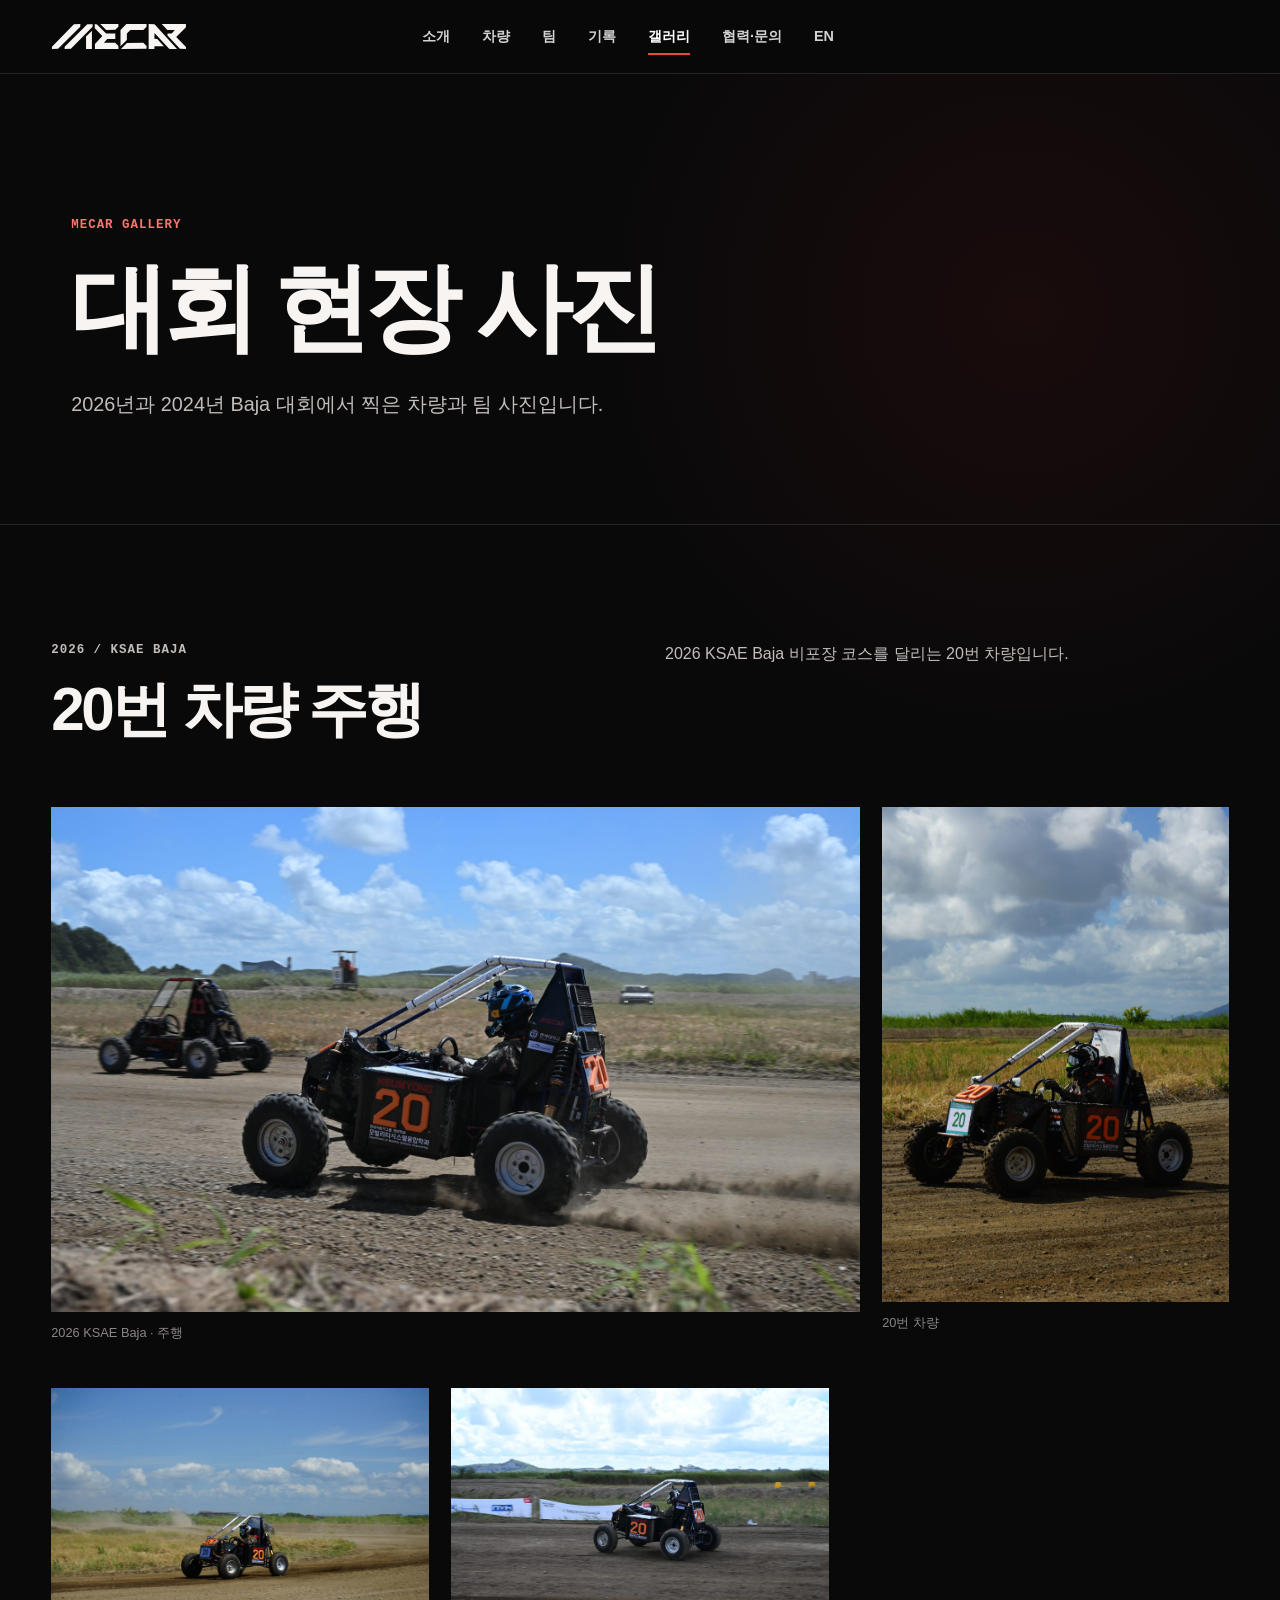
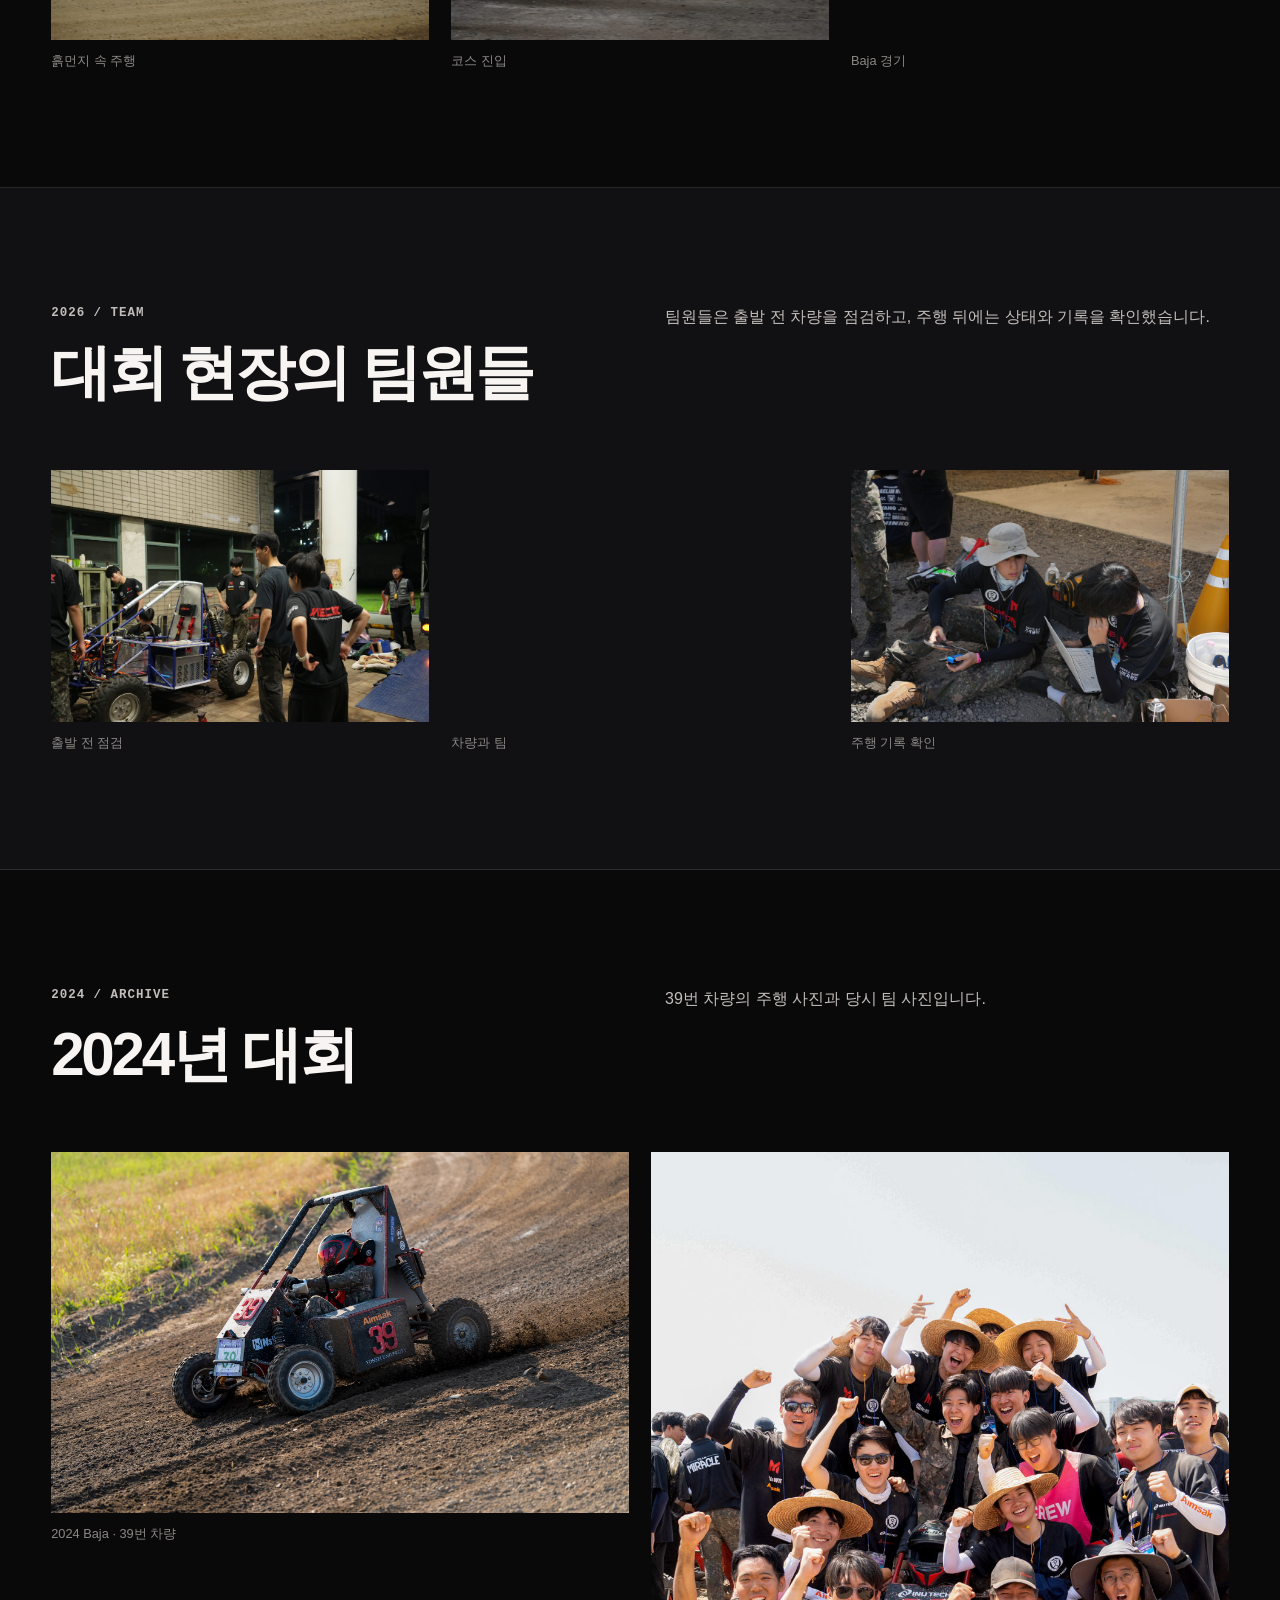
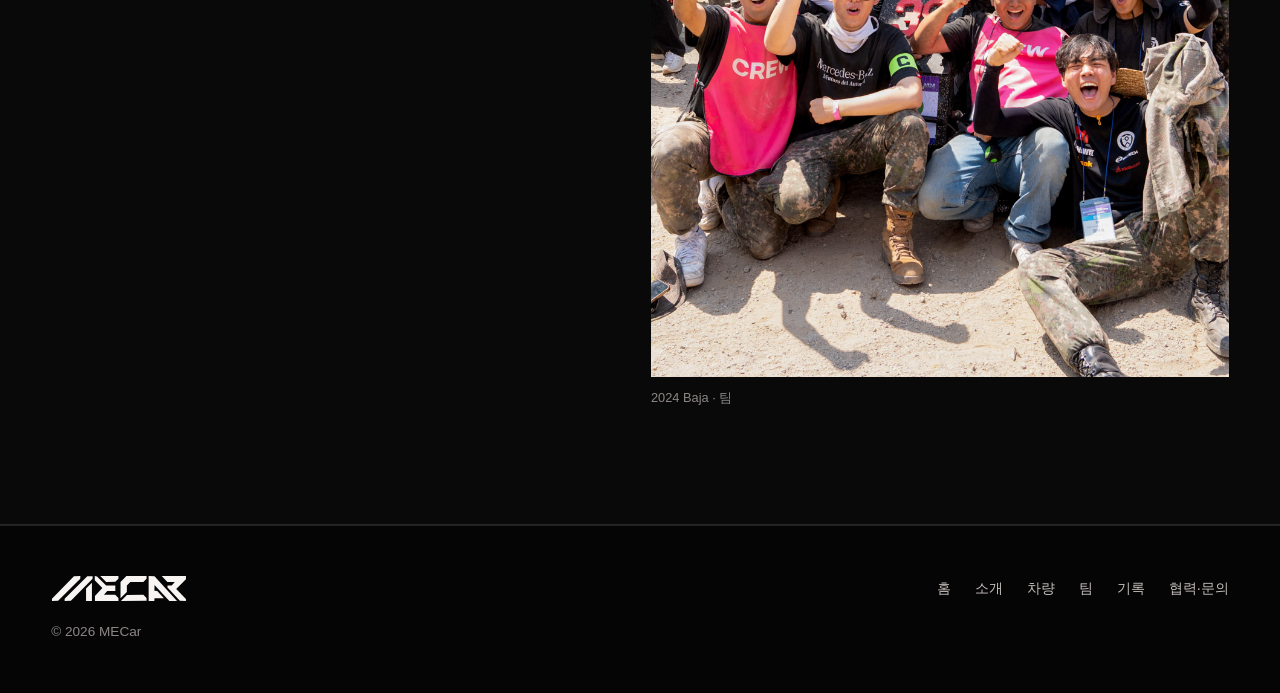
<file: site/gallery.html>
<!doctype html>
<html lang="ko">
<head>
  <meta charset="utf-8"><meta name="viewport" content="width=device-width, initial-scale=1">
  <title>갤러리 | MECar</title><meta name="description" content="2026 KSAE Baja 대회 현장과 MECar 팀의 차량 제작·주행 사진을 모았습니다."><meta name="theme-color" content="#09090a"><link rel="canonical" href="https://yonsei-mecar.github.io/gallery.html"><link rel="alternate" hreflang="ko" href="https://yonsei-mecar.github.io/gallery.html"><link rel="alternate" hreflang="en" href="https://yonsei-mecar.github.io/gallery-en.html">
  <meta property="og:type" content="website"><meta property="og:site_name" content="MECar"><meta property="og:locale" content="ko_KR"><meta property="og:title" content="갤러리 | MECar"><meta property="og:description" content="MECar의 Baja 대회 현장과 팀 사진."><meta property="og:url" content="https://yonsei-mecar.github.io/gallery.html"><meta property="og:image" content="https://yonsei-mecar.github.io/assets/img/baja-2026-close.jpg"><meta name="twitter:card" content="summary_large_image">
  <link rel="icon" href="favicon.svg" type="image/svg+xml"><link rel="stylesheet" href="assets/css/tokens.css"><link rel="stylesheet" href="assets/css/style.css?v=20260924b"><link rel="stylesheet" href="assets/css/editorial.css?v=20260924b">
  <script type="application/ld+json">{"@context":"https://schema.org","@type":"CollectionPage","name":"MECar 갤러리","url":"https://yonsei-mecar.github.io/gallery.html"}</script>
</head>
<body>
  <a class="skip-link" href="#main">본문 바로가기</a>
  <header class="site-header" id="site-header"><div class="wrap header-inner"><a class="brand" href="index.html" aria-label="MECar 홈"><span class="brand-wordmark" aria-hidden="true"></span><span class="sr-only">MECar</span></a><nav class="site-nav" id="site-nav" aria-label="주요 메뉴"><a href="about.html">소개</a><a href="vehicles.html">차량</a><a href="team.html">팀</a><a href="results.html">기록</a><a href="gallery.html" aria-current="page">갤러리</a><a href="partners.html">협력·문의</a><a href="gallery-en.html" lang="en">EN</a></nav><div class="header-actions"><button class="menu-button" id="menu-button" type="button" aria-controls="site-nav" aria-expanded="false" aria-label="메뉴 열기"><span></span><span></span><span></span></button></div></div></header>
  <main id="main">
    <section class="page-hero" aria-labelledby="page-title"><div class="wrap"><p class="eyebrow">MECar gallery</p><h1 id="page-title">대회 현장 사진</h1><p>2026년과 2024년 Baja 대회에서 찍은 차량과 팀 사진입니다.</p></div></section>

    <section class="editorial-section" aria-labelledby="drive-title"><div class="wrap"><div class="section-top"><div><p class="eyebrow">2026 / KSAE Baja</p><h2 id="drive-title">20번 차량 주행</h2></div><p>2026 KSAE Baja 비포장 코스를 달리는 20번 차량입니다.</p></div><div class="gallery-lead"><figure><img src="assets/img/baja-2026-close.jpg" width="1800" height="1200" alt="2026 KSAE Baja 대회 비포장 코스를 달리는 MECar 20번 차량" decoding="async"><figcaption>2026 KSAE Baja · 주행</figcaption></figure><figure><img src="assets/img/baja-2026-side.jpg" width="1800" height="1200" alt="측면에서 본 MECar 20번 전기 Baja 차량" decoding="async"><figcaption>20번 차량</figcaption></figure></div><div class="photo-grid gallery-after"><figure><img src="assets/img/baja-2026-track.jpg" width="1800" height="1200" alt="흙먼지가 날리는 코스를 주행하는 MECar Baja 차량" decoding="async"><figcaption>흙먼지 속 주행</figcaption></figure><figure><img src="assets/img/baja-2026-circuit.jpg" width="1800" height="1200" alt="넓은 비포장 코스에 들어선 MECar Baja 차량" decoding="async"><figcaption>코스 진입</figcaption></figure><figure><img src="assets/img/endurance-baja-2026.jpg" width="2048" height="1365" alt="Baja 경기 중 비포장 코스에서 주행하는 MECar 차량" decoding="async"><figcaption>Baja 경기</figcaption></figure></div></div></section>

    <section class="editorial-section alt" aria-labelledby="people-title"><div class="wrap"><div class="section-top"><div><p class="eyebrow">2026 / Team</p><h2 id="people-title">대회 현장의 팀원들</h2></div><p>팀원들은 출발 전 차량을 점검하고, 주행 뒤에는 상태와 기록을 확인했습니다.</p></div><div class="photo-grid"><figure><img src="assets/img/vehicle-check-baja-2026.jpg" width="2048" height="1365" alt="출발 전 Baja 차량을 점검하는 MECar 팀원들" decoding="async"><figcaption>출발 전 점검</figcaption></figure><figure><img src="assets/img/team-baja-2026.jpg" width="2048" height="1365" alt="2026 Baja 대회에서 20번 차량과 함께한 MECar 팀" decoding="async"><figcaption>차량과 팀</figcaption></figure><figure><img src="assets/img/data-baja-2026.jpg" width="2048" height="1365" alt="대회 현장에서 주행 기록을 살피는 MECar 팀원들" decoding="async"><figcaption>주행 기록 확인</figcaption></figure></div></div></section>

    <section class="editorial-section" aria-labelledby="archive-title"><div class="wrap"><div class="section-top"><div><p class="eyebrow">2024 / Archive</p><h2 id="archive-title">2024년 대회</h2></div><p>39번 차량의 주행 사진과 당시 팀 사진입니다.</p></div><div class="gallery-lead archive"><figure><img src="assets/img/race-baja-2024.jpg" width="2048" height="1365" alt="2024 Baja 대회 코스를 달리는 MECar 39번 차량" decoding="async"><figcaption>2024 Baja · 39번 차량</figcaption></figure><figure><img src="assets/img/team-baja-2024.jpg" width="2048" height="1365" alt="2024 Baja 대회 현장의 MECar 팀원들" decoding="async"><figcaption>2024 Baja · 팀</figcaption></figure></div></div></section>
  </main>
  <footer class="site-footer simple-footer"><div class="wrap"><div><span class="footer-wordmark" aria-hidden="true"></span><p>© <span data-year>2026</span> MECar</p></div><nav aria-label="하단 메뉴"><a href="index.html">홈</a><a href="about.html">소개</a><a href="vehicles.html">차량</a><a href="team.html">팀</a><a href="results.html">기록</a><a href="partners.html">협력·문의</a></nav></div></footer>
  <script src="assets/js/main.js"></script>
</body>
</html>
</file>
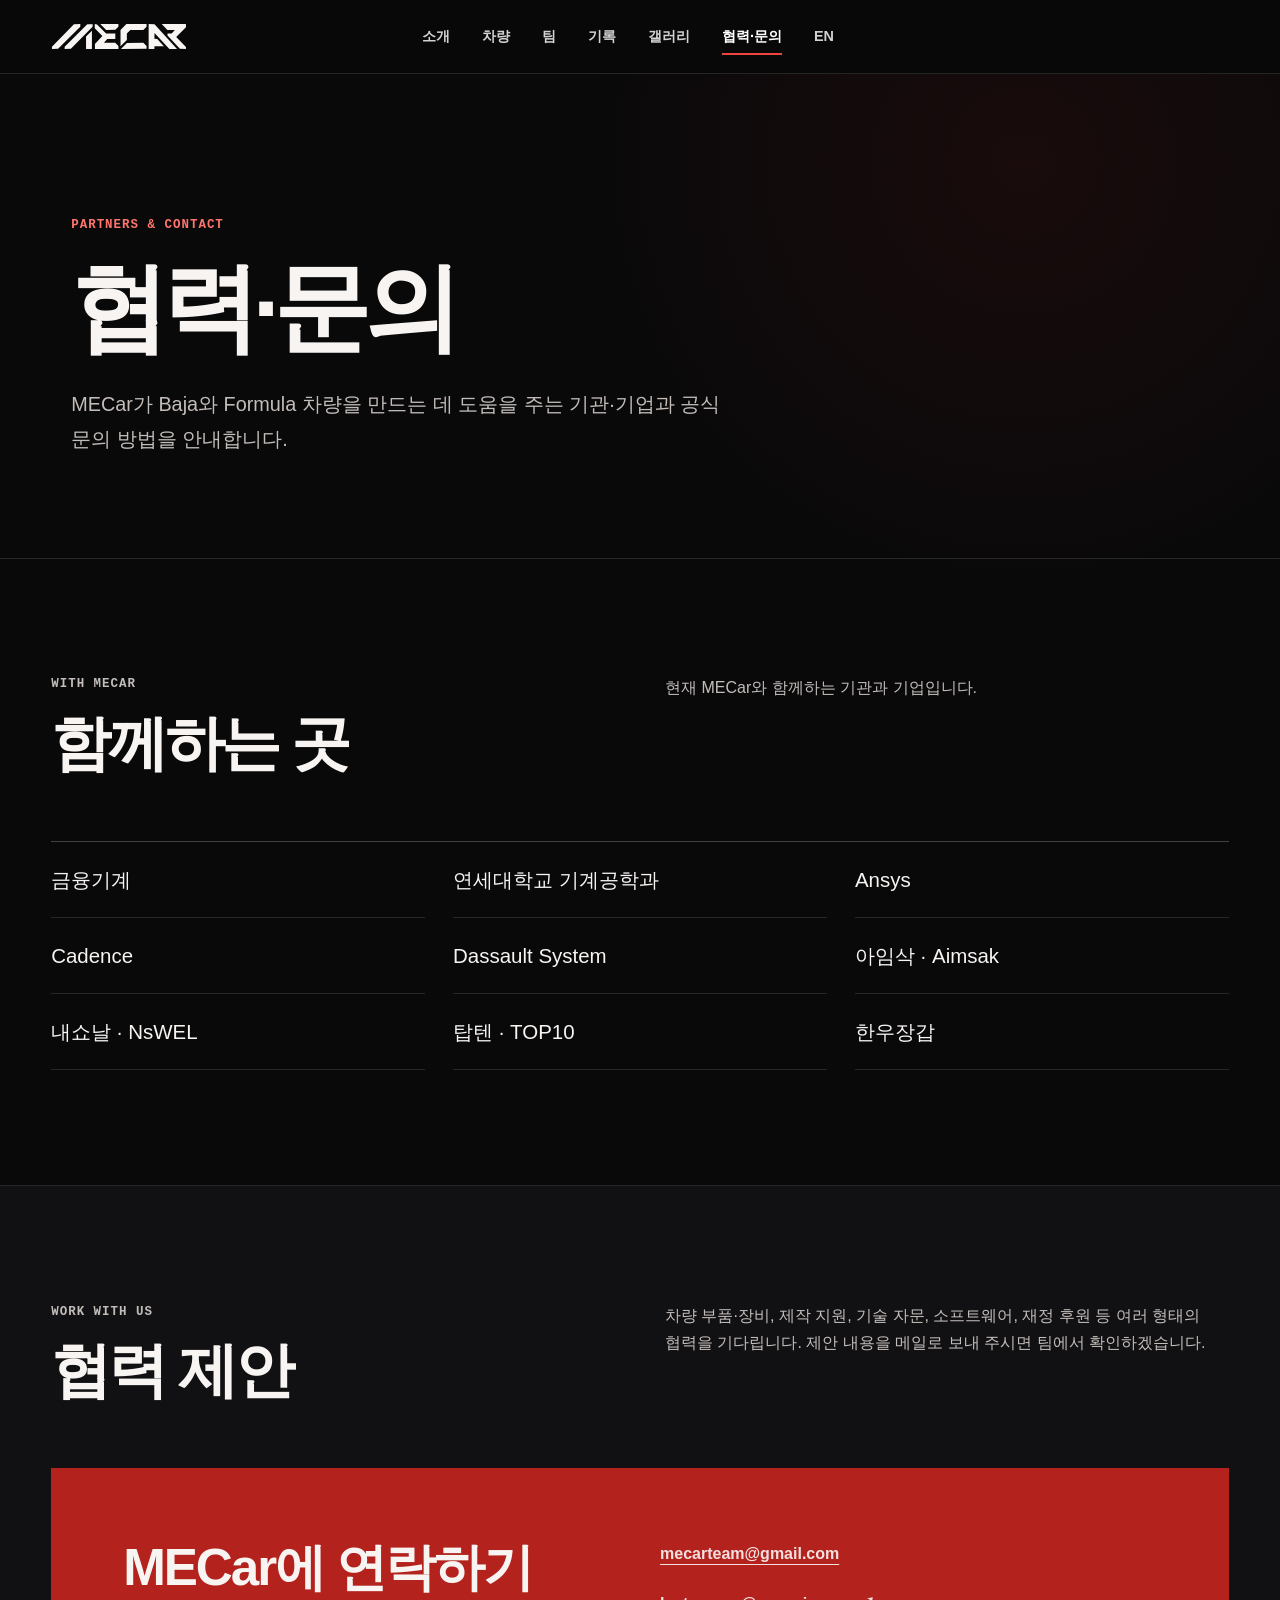
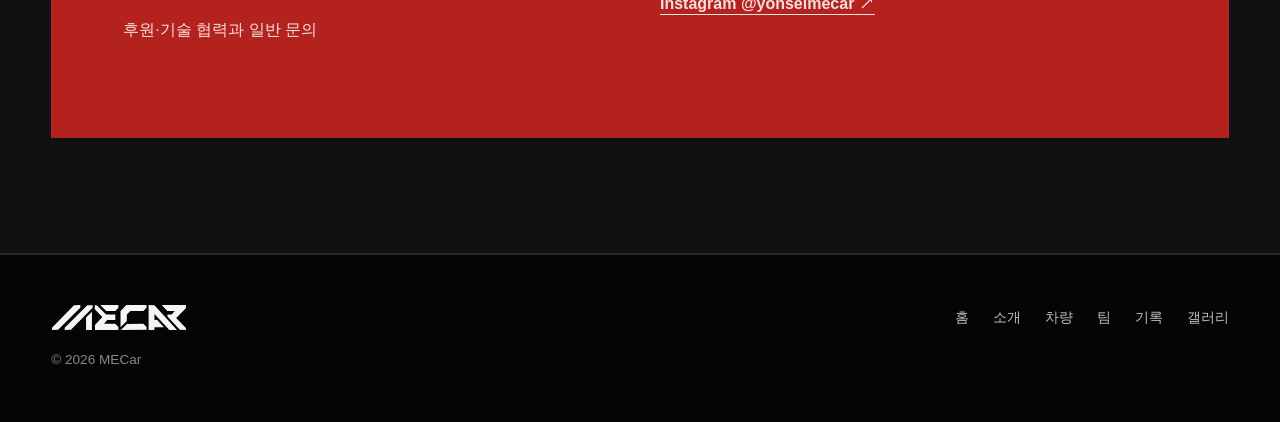
<file: site/partners.html>
<!doctype html>
<html lang="ko">
<head>
  <meta charset="utf-8"><meta name="viewport" content="width=device-width, initial-scale=1">
  <title>협력·문의 | MECar</title><meta name="description" content="MECar와 함께하는 기관 및 기업, 후원과 기술 협력 문의 방법을 안내합니다."><meta name="theme-color" content="#09090a"><link rel="canonical" href="https://yonsei-mecar.github.io/partners.html">
  <meta property="og:type" content="website"><meta property="og:site_name" content="MECar"><meta property="og:locale" content="ko_KR"><meta property="og:title" content="협력·문의 | MECar"><meta property="og:description" content="MECar와 함께하는 곳, 협력 문의."><meta property="og:url" content="https://yonsei-mecar.github.io/partners.html"><meta property="og:image" content="https://yonsei-mecar.github.io/assets/img/team-baja-2026.jpg">
  <link rel="icon" href="favicon.svg" type="image/svg+xml"><link rel="stylesheet" href="assets/css/tokens.css"><link rel="stylesheet" href="assets/css/style.css?v=20260924b"><link rel="stylesheet" href="assets/css/editorial.css?v=20260924b">
</head>
<body>
  <a class="skip-link" href="#main">본문 바로가기</a>
  <header class="site-header" id="site-header"><div class="wrap header-inner"><a class="brand" href="index.html" aria-label="MECar 홈"><span class="brand-wordmark" aria-hidden="true"></span><span class="sr-only">MECar</span></a><nav class="site-nav" id="site-nav" aria-label="주요 메뉴"><a href="about.html">소개</a><a href="vehicles.html">차량</a><a href="team.html">팀</a><a href="results.html">기록</a><a href="gallery.html">갤러리</a><a href="partners.html" aria-current="page">협력·문의</a><a href="en.html" lang="en">EN</a></nav><div class="header-actions"><button class="menu-button" id="menu-button" type="button" aria-controls="site-nav" aria-expanded="false" aria-label="메뉴 열기"><span></span><span></span><span></span></button></div></div></header>
  <main id="main">
    <section class="page-hero" aria-labelledby="page-title"><div class="wrap"><p class="eyebrow">Partners &amp; contact</p><h1 id="page-title">협력·문의</h1><p>MECar가 Baja와 Formula 차량을 만드는 데 도움을 주는 기관·기업과 공식 문의 방법을 안내합니다.</p></div></section>
    <section class="editorial-section" aria-labelledby="partners-title"><div class="wrap"><div class="section-top"><div><p class="eyebrow">With MECar</p><h2 id="partners-title">함께하는 곳</h2></div><p>현재 MECar와 함께하는 기관과 기업입니다.</p></div><ul class="partner-names"><li>금융기계</li><li>연세대학교 기계공학과</li><li>Ansys</li><li>Cadence</li><li>Dassault System</li><li>아임삭 · Aimsak</li><li>내쇼날 · NsWEL</li><li>탑텐 · TOP10</li><li>한우장갑</li></ul></div></section>
    <section class="editorial-section alt" aria-labelledby="work-title"><div class="wrap"><div class="section-top"><div><p class="eyebrow">Work with us</p><h2 id="work-title">협력 제안</h2></div><p>차량 부품·장비, 제작 지원, 기술 자문, 소프트웨어, 재정 후원 등 여러 형태의 협력을 기다립니다. 제안 내용을 메일로 보내 주시면 팀에서 확인하겠습니다.</p></div><div class="contact-panel"><div><h2>MECar에 연락하기</h2><p>후원·기술 협력과 일반 문의</p></div><div><p><a href="mailto:mecarteam@gmail.com?subject=MECar%20%ED%98%91%EB%A0%A5%20%EB%AC%B8%EC%9D%98">mecarteam@gmail.com</a></p><p><a href="https://www.instagram.com/yonseimecar/" target="_blank" rel="noopener noreferrer">Instagram @yonseimecar ↗</a></p></div></div></div></section>
  </main>
  <footer class="site-footer simple-footer"><div class="wrap"><div><span class="footer-wordmark" aria-hidden="true"></span><p>© <span data-year>2026</span> MECar</p></div><nav aria-label="하단 메뉴"><a href="index.html">홈</a><a href="about.html">소개</a><a href="vehicles.html">차량</a><a href="team.html">팀</a><a href="results.html">기록</a><a href="gallery.html">갤러리</a></nav></div></footer>
  <script src="assets/js/main.js"></script>
</body>
</html>
</file>
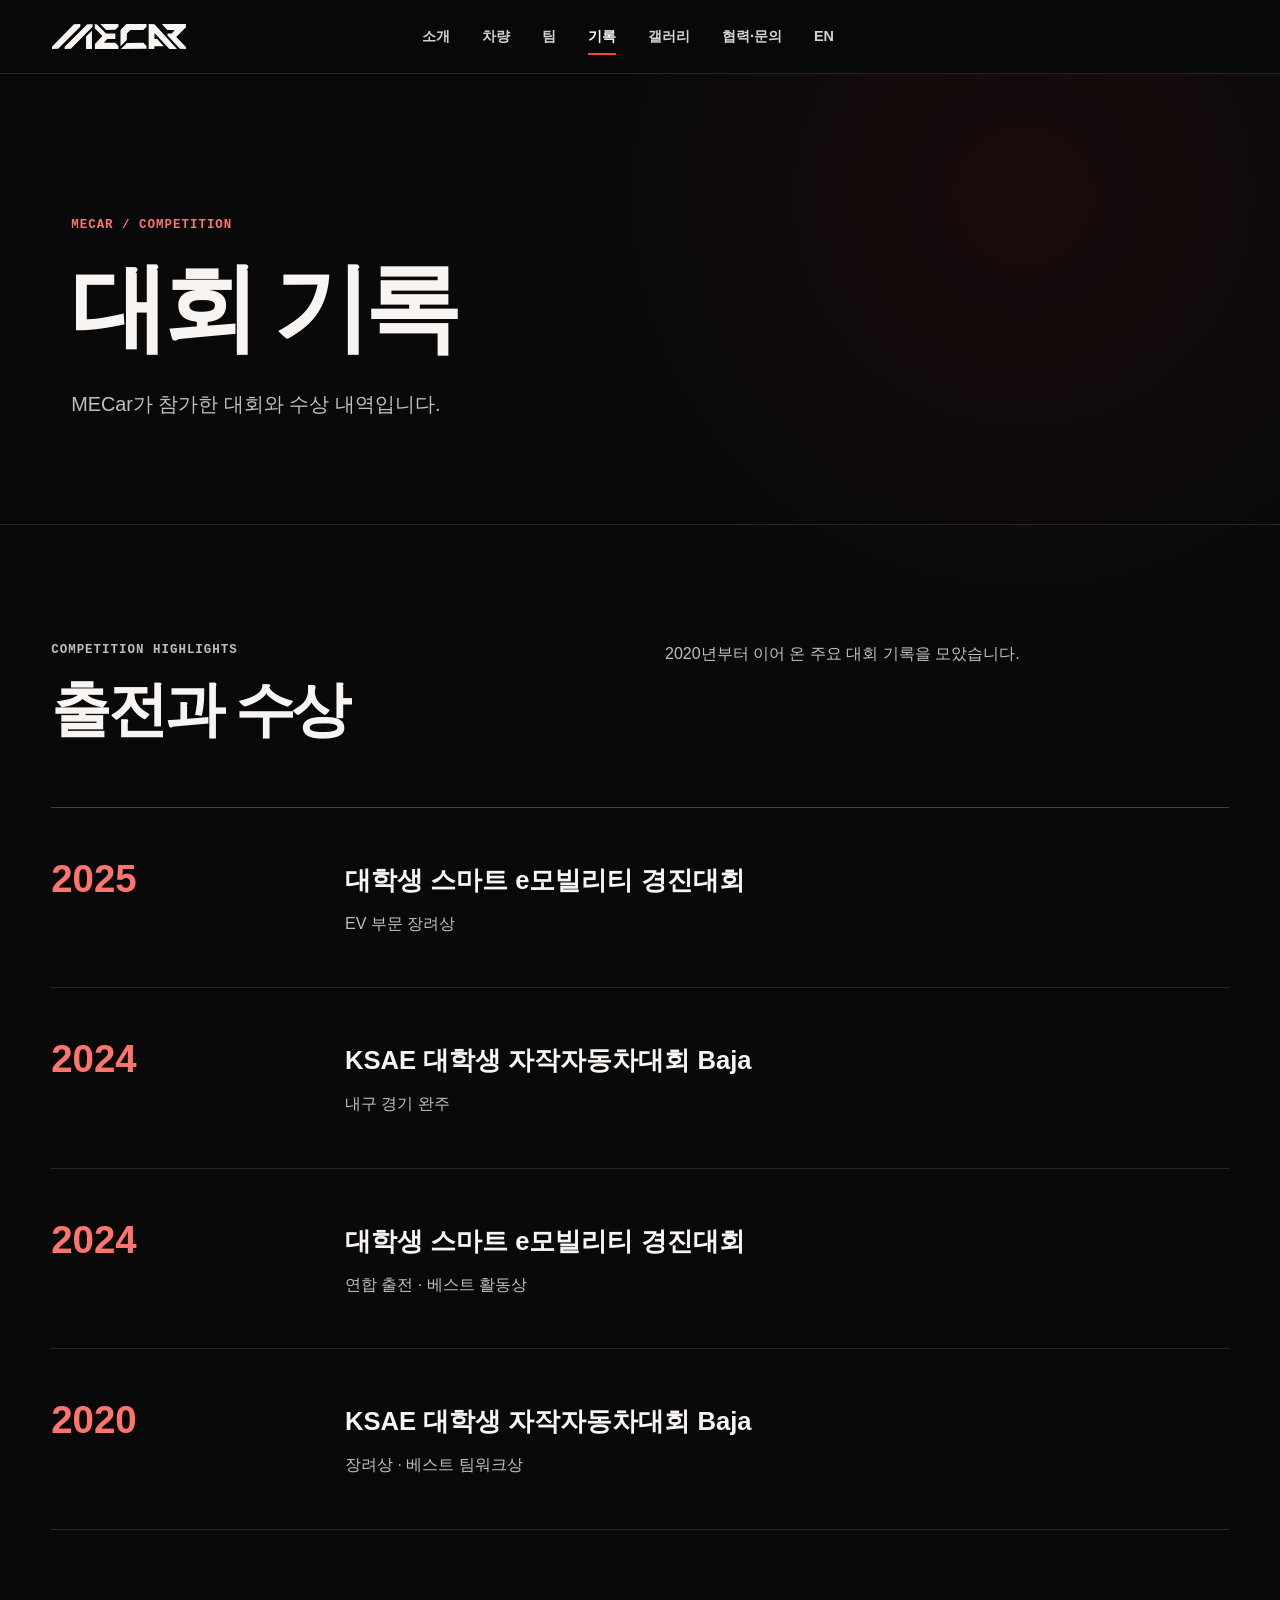
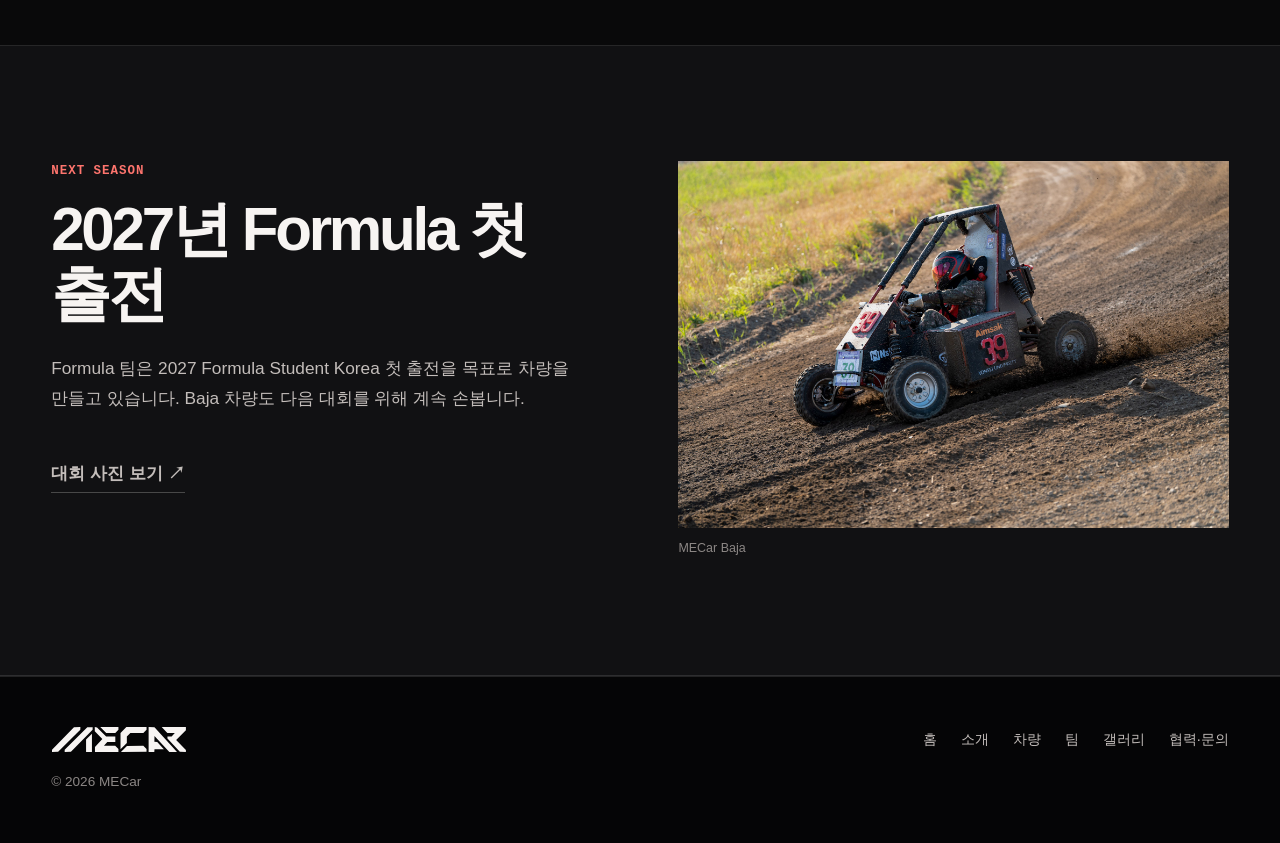
<file: site/results.html>
<!doctype html>
<html lang="ko">
<head>
  <meta charset="utf-8"><meta name="viewport" content="width=device-width, initial-scale=1">
  <title>대회 기록 | MECar</title><meta name="description" content="MECar의 대학생 자작자동차 대회 출전과 수상 기록을 소개합니다."><meta name="theme-color" content="#09090a"><link rel="canonical" href="https://yonsei-mecar.github.io/results.html">
  <meta property="og:type" content="website"><meta property="og:site_name" content="MECar"><meta property="og:locale" content="ko_KR"><meta property="og:title" content="대회 기록 | MECar"><meta property="og:description" content="MECar의 출전과 수상 기록."><meta property="og:url" content="https://yonsei-mecar.github.io/results.html"><meta property="og:image" content="https://yonsei-mecar.github.io/assets/img/race-baja-2024.jpg">
  <link rel="icon" href="favicon.svg" type="image/svg+xml"><link rel="stylesheet" href="assets/css/tokens.css"><link rel="stylesheet" href="assets/css/style.css?v=20260924b"><link rel="stylesheet" href="assets/css/editorial.css?v=20260924b">
</head>
<body>
  <a class="skip-link" href="#main">본문 바로가기</a>
  <header class="site-header" id="site-header"><div class="wrap header-inner"><a class="brand" href="index.html" aria-label="MECar 홈"><span class="brand-wordmark" aria-hidden="true"></span><span class="sr-only">MECar</span></a><nav class="site-nav" id="site-nav" aria-label="주요 메뉴"><a href="about.html">소개</a><a href="vehicles.html">차량</a><a href="team.html">팀</a><a href="results.html" aria-current="page">기록</a><a href="gallery.html">갤러리</a><a href="partners.html">협력·문의</a><a href="en.html" lang="en">EN</a></nav><div class="header-actions"><button class="menu-button" id="menu-button" type="button" aria-controls="site-nav" aria-expanded="false" aria-label="메뉴 열기"><span></span><span></span><span></span></button></div></div></header>
  <main id="main">
    <section class="page-hero" aria-labelledby="page-title"><div class="wrap"><p class="eyebrow">MECar / Competition</p><h1 id="page-title">대회 기록</h1><p>MECar가 참가한 대회와 수상 내역입니다.</p></div></section>
    <section class="editorial-section" aria-labelledby="history-title"><div class="wrap"><div class="section-top"><div><p class="eyebrow">Competition highlights</p><h2 id="history-title">출전과 수상</h2></div><p>2020년부터 이어 온 주요 대회 기록을 모았습니다.</p></div><div class="timeline">
      <div class="timeline-item"><time datetime="2025">2025</time><div><h2>대학생 스마트 e모빌리티 경진대회</h2><p>EV 부문 장려상</p></div></div>
      <div class="timeline-item"><time datetime="2024">2024</time><div><h2>KSAE 대학생 자작자동차대회 Baja</h2><p>내구 경기 완주</p></div></div>
      <div class="timeline-item"><time datetime="2024">2024</time><div><h2>대학생 스마트 e모빌리티 경진대회</h2><p>연합 출전 · 베스트 활동상</p></div></div>
      <div class="timeline-item"><time datetime="2020">2020</time><div><h2>KSAE 대학생 자작자동차대회 Baja</h2><p>장려상 · 베스트 팀워크상</p></div></div>
    </div></div></section>
    <section class="editorial-section alt" aria-labelledby="next-title"><div class="wrap"><div class="split-copy"><div><p class="eyebrow">Next season</p><h2 class="editorial-heading" id="next-title">2027년 Formula 첫 출전</h2><div class="prose"><p>Formula 팀은 2027 Formula Student Korea 첫 출전을 목표로 차량을 만들고 있습니다. Baja 차량도 다음 대회를 위해 계속 손봅니다.</p><p><a class="text-link" href="gallery.html">대회 사진 보기 ↗</a></p></div></div><figure><img src="assets/img/race-baja-2024.jpg" width="2048" height="1365" alt="2024년 Baja 대회에서 주행하는 MECar 차량" decoding="async"><figcaption>MECar Baja</figcaption></figure></div></div></section>
  </main>
  <footer class="site-footer simple-footer"><div class="wrap"><div><span class="footer-wordmark" aria-hidden="true"></span><p>© <span data-year>2026</span> MECar</p></div><nav aria-label="하단 메뉴"><a href="index.html">홈</a><a href="about.html">소개</a><a href="vehicles.html">차량</a><a href="team.html">팀</a><a href="gallery.html">갤러리</a><a href="partners.html">협력·문의</a></nav></div></footer>
  <script src="assets/js/main.js"></script>
</body>
</html>
</file>
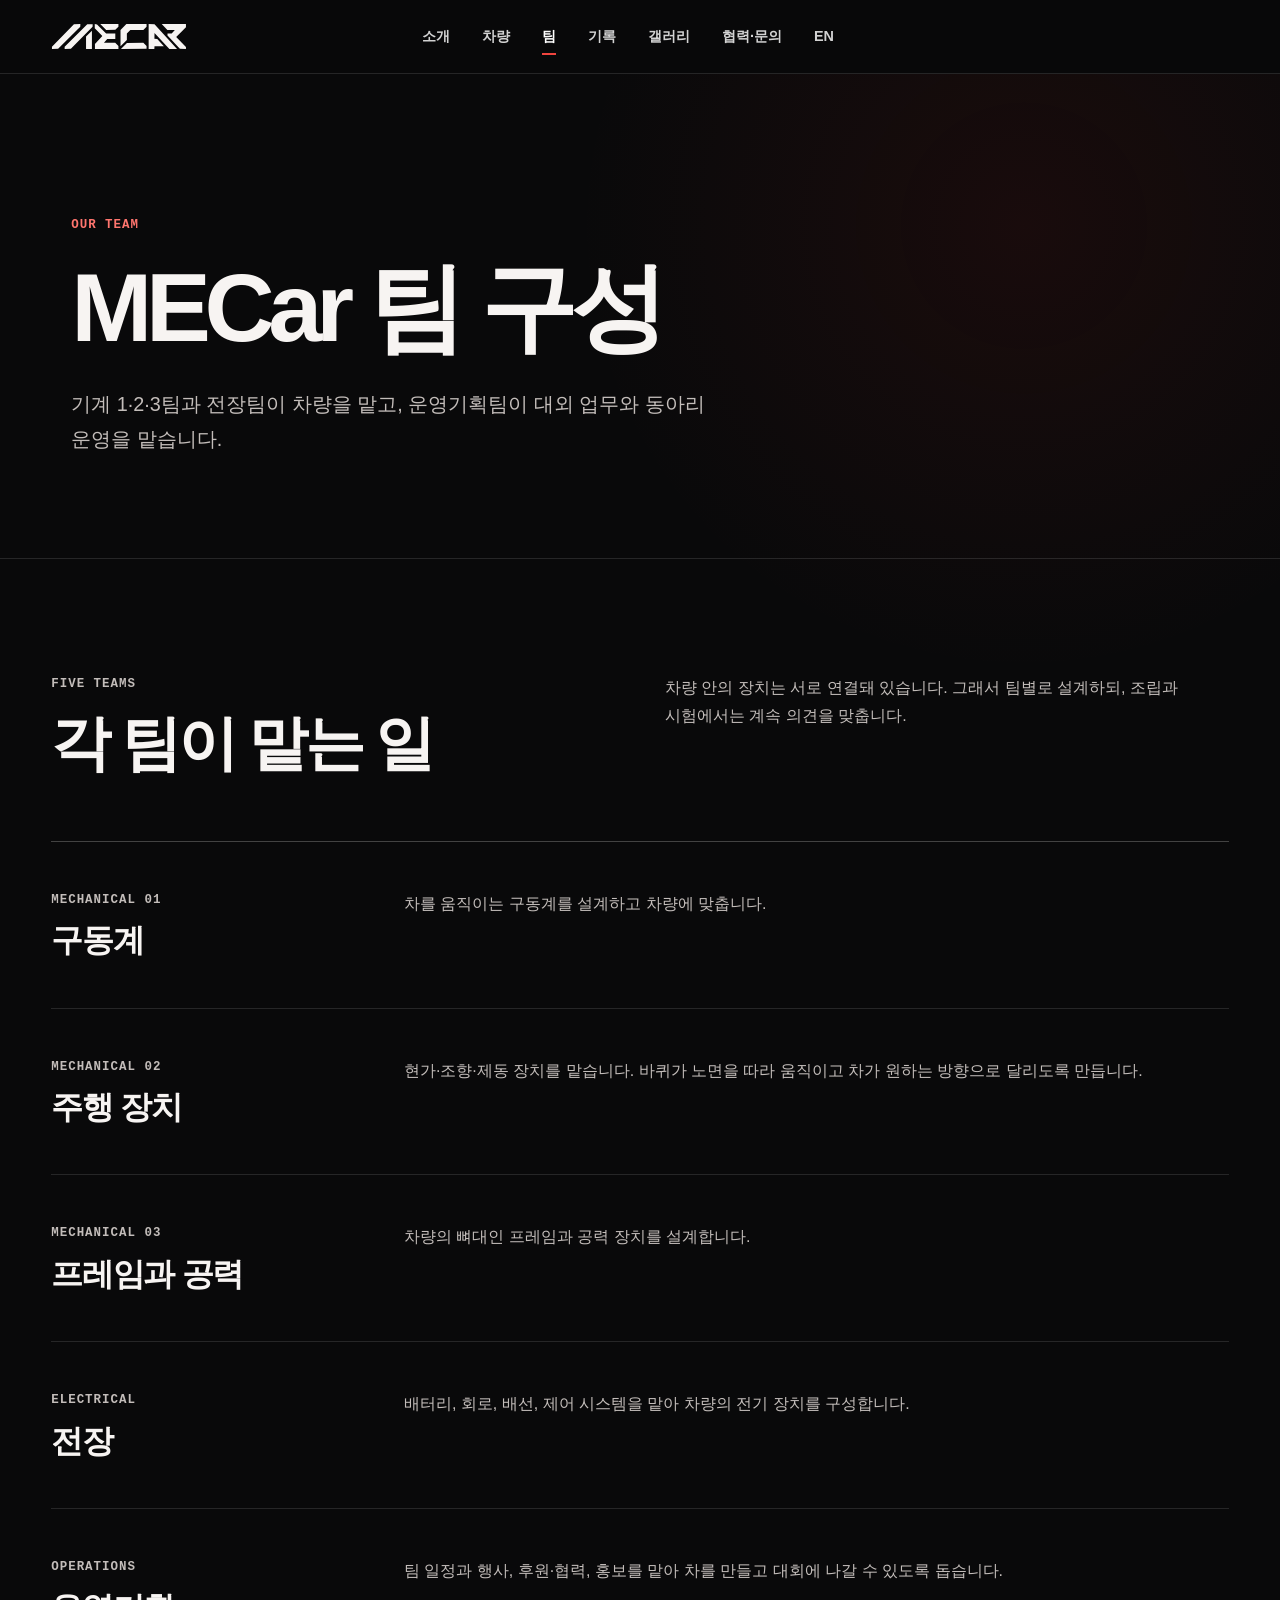
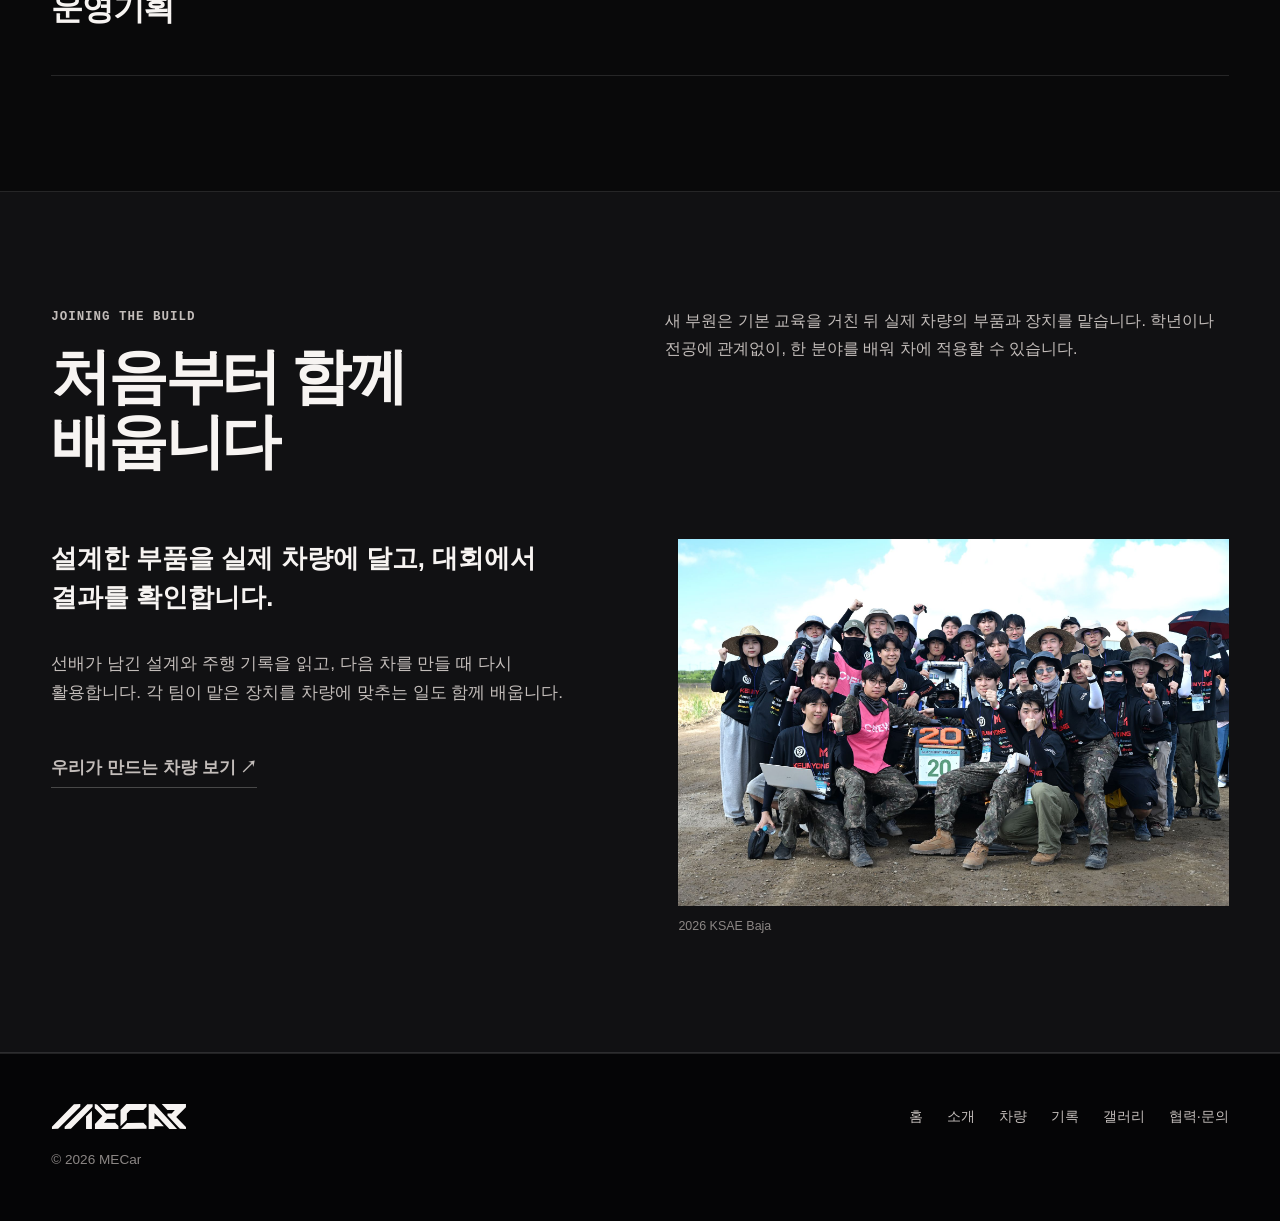
<file: site/team.html>
<!doctype html>
<html lang="ko">
<head>
  <meta charset="utf-8"><meta name="viewport" content="width=device-width, initial-scale=1">
  <title>팀 | MECar</title><meta name="description" content="MECar에서 구동계, 차체와 주행 장치, 프레임과 공력, 전장, 운영을 맡는 팀을 소개합니다."><meta name="theme-color" content="#09090a"><link rel="canonical" href="https://yonsei-mecar.github.io/team.html">
  <meta property="og:type" content="website"><meta property="og:site_name" content="MECar"><meta property="og:locale" content="ko_KR"><meta property="og:title" content="팀 | MECar"><meta property="og:description" content="차 한 대를 함께 만드는 다섯 팀."><meta property="og:url" content="https://yonsei-mecar.github.io/team.html"><meta property="og:image" content="https://yonsei-mecar.github.io/assets/img/team-baja-2026.jpg">
  <link rel="icon" href="favicon.svg" type="image/svg+xml"><link rel="stylesheet" href="assets/css/tokens.css"><link rel="stylesheet" href="assets/css/style.css?v=20260924b"><link rel="stylesheet" href="assets/css/editorial.css?v=20260924b">
</head>
<body>
  <a class="skip-link" href="#main">본문 바로가기</a>
  <header class="site-header" id="site-header"><div class="wrap header-inner"><a class="brand" href="index.html" aria-label="MECar 홈"><span class="brand-wordmark" aria-hidden="true"></span><span class="sr-only">MECar</span></a><nav class="site-nav" id="site-nav" aria-label="주요 메뉴"><a href="about.html">소개</a><a href="vehicles.html">차량</a><a href="team.html" aria-current="page">팀</a><a href="results.html">기록</a><a href="gallery.html">갤러리</a><a href="partners.html">협력·문의</a><a href="en.html" lang="en">EN</a></nav><div class="header-actions"><button class="menu-button" id="menu-button" type="button" aria-controls="site-nav" aria-expanded="false" aria-label="메뉴 열기"><span></span><span></span><span></span></button></div></div></header>
  <main id="main">
    <section class="page-hero" aria-labelledby="page-title"><div class="wrap"><p class="eyebrow">Our team</p><h1 id="page-title">MECar 팀 구성</h1><p>기계 1·2·3팀과 전장팀이 차량을 맡고, 운영기획팀이 대외 업무와 동아리 운영을 맡습니다.</p></div></section>

    <section class="editorial-section" aria-labelledby="roles-title"><div class="wrap"><div class="section-top"><div><p class="eyebrow">Five teams</p><h2 id="roles-title">각 팀이 맡는 일</h2></div><p>차량 안의 장치는 서로 연결돼 있습니다. 그래서 팀별로 설계하되, 조립과 시험에서는 계속 의견을 맞춥니다.</p></div><div class="rule-list">
      <div class="rule-row"><div><p class="eyebrow">Mechanical 01</p><h3>구동계</h3></div><p>차를 움직이는 구동계를 설계하고 차량에 맞춥니다.</p></div>
      <div class="rule-row"><div><p class="eyebrow">Mechanical 02</p><h3>주행 장치</h3></div><p>현가·조향·제동 장치를 맡습니다. 바퀴가 노면을 따라 움직이고 차가 원하는 방향으로 달리도록 만듭니다.</p></div>
      <div class="rule-row"><div><p class="eyebrow">Mechanical 03</p><h3>프레임과 공력</h3></div><p>차량의 뼈대인 프레임과 공력 장치를 설계합니다.</p></div>
      <div class="rule-row"><div><p class="eyebrow">Electrical</p><h3>전장</h3></div><p>배터리, 회로, 배선, 제어 시스템을 맡아 차량의 전기 장치를 구성합니다.</p></div>
      <div class="rule-row"><div><p class="eyebrow">Operations</p><h3>운영기획</h3></div><p>팀 일정과 행사, 후원·협력, 홍보를 맡아 차를 만들고 대회에 나갈 수 있도록 돕습니다.</p></div>
    </div></div></section>

    <section class="editorial-section alt" aria-labelledby="members-title"><div class="wrap"><div class="section-top"><div><p class="eyebrow">Joining the build</p><h2 id="members-title">처음부터 함께 배웁니다</h2></div><p>새 부원은 기본 교육을 거친 뒤 실제 차량의 부품과 장치를 맡습니다. 학년이나 전공에 관계없이, 한 분야를 배워 차에 적용할 수 있습니다.</p></div><div class="split-copy"><div class="prose"><p class="lead">설계한 부품을 실제 차량에 달고, 대회에서 결과를 확인합니다.</p><p>선배가 남긴 설계와 주행 기록을 읽고, 다음 차를 만들 때 다시 활용합니다. 각 팀이 맡은 장치를 차량에 맞추는 일도 함께 배웁니다.</p><p><a class="text-link" href="vehicles.html">우리가 만드는 차량 보기 ↗</a></p></div><figure><img src="assets/img/team-baja-2026.jpg" width="2048" height="1365" alt="2026 KSAE Baja 대회에서 차량과 함께한 MECar 팀원들" decoding="async"><figcaption>2026 KSAE Baja</figcaption></figure></div></div></section>
  </main>
  <footer class="site-footer simple-footer"><div class="wrap"><div><span class="footer-wordmark" aria-hidden="true"></span><p>© <span data-year>2026</span> MECar</p></div><nav aria-label="하단 메뉴"><a href="index.html">홈</a><a href="about.html">소개</a><a href="vehicles.html">차량</a><a href="results.html">기록</a><a href="gallery.html">갤러리</a><a href="partners.html">협력·문의</a></nav></div></footer>
  <script src="assets/js/main.js"></script>
</body>
</html>
</file>
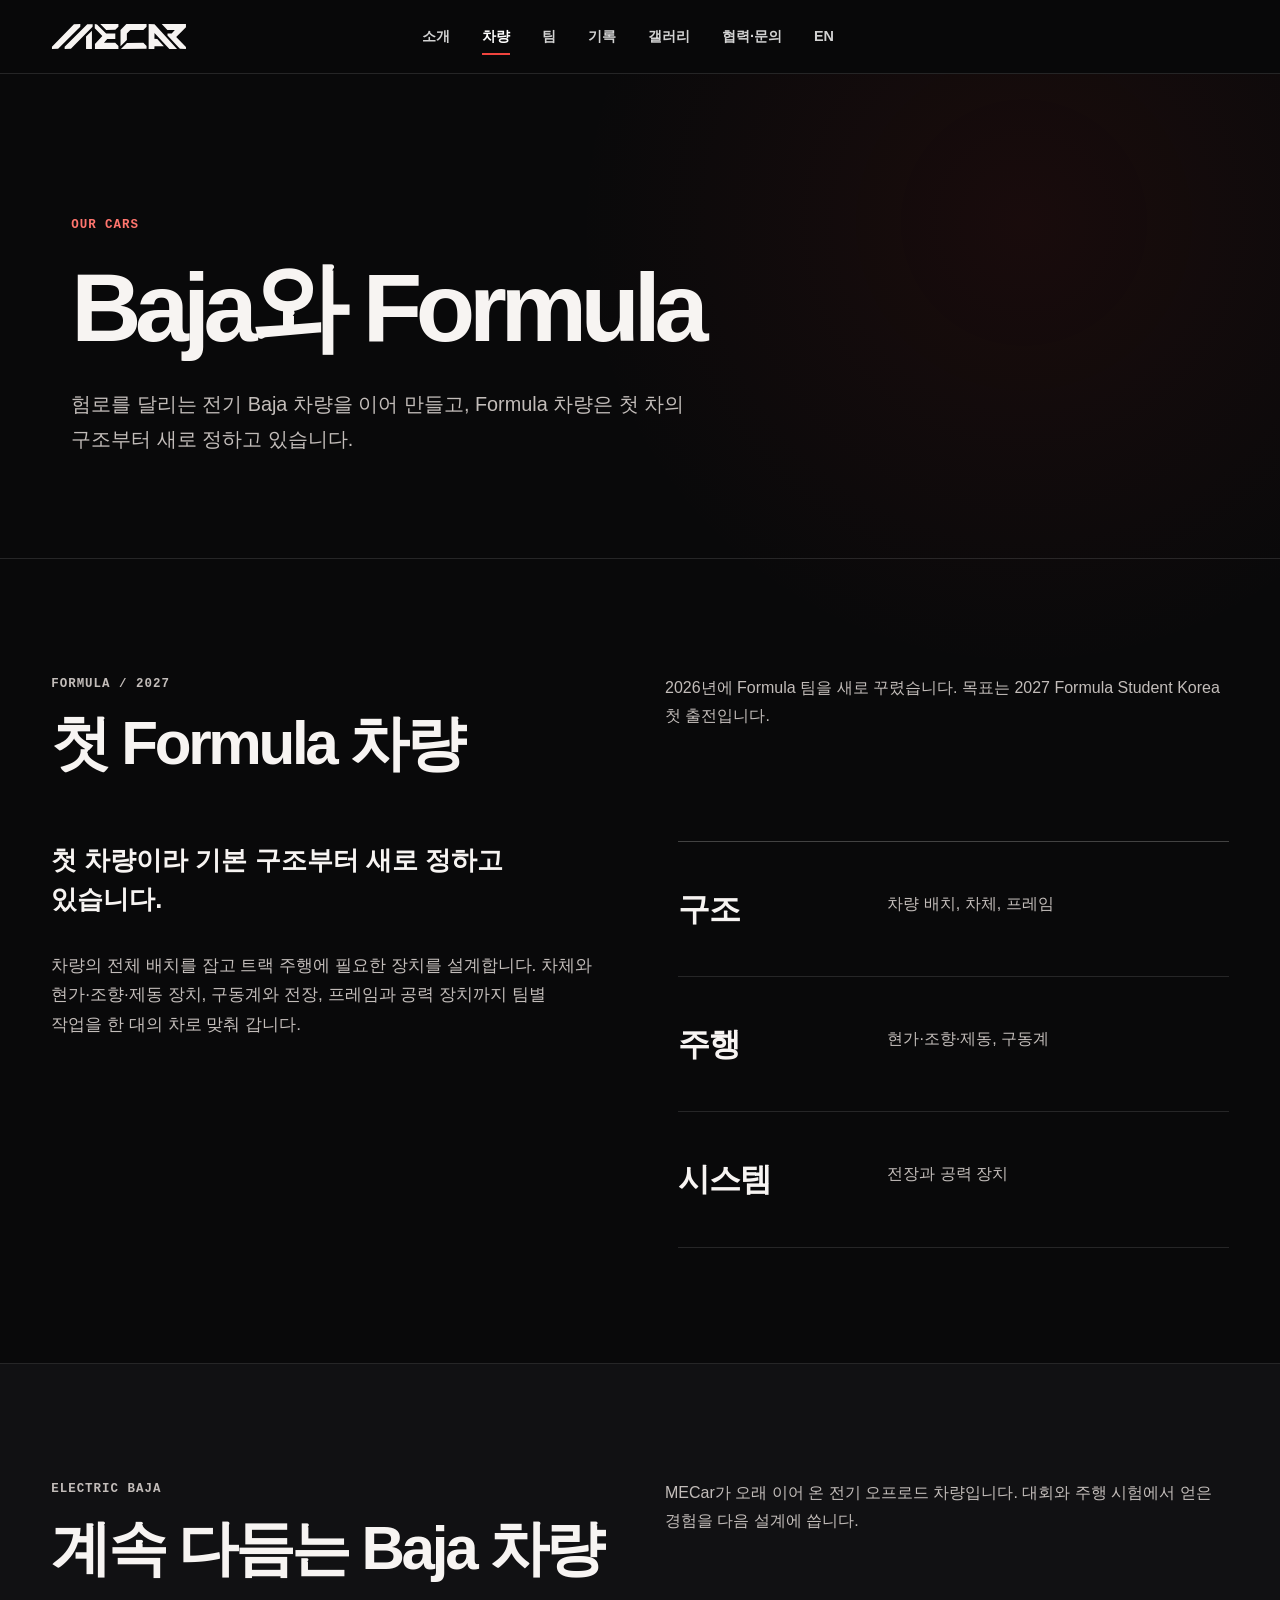
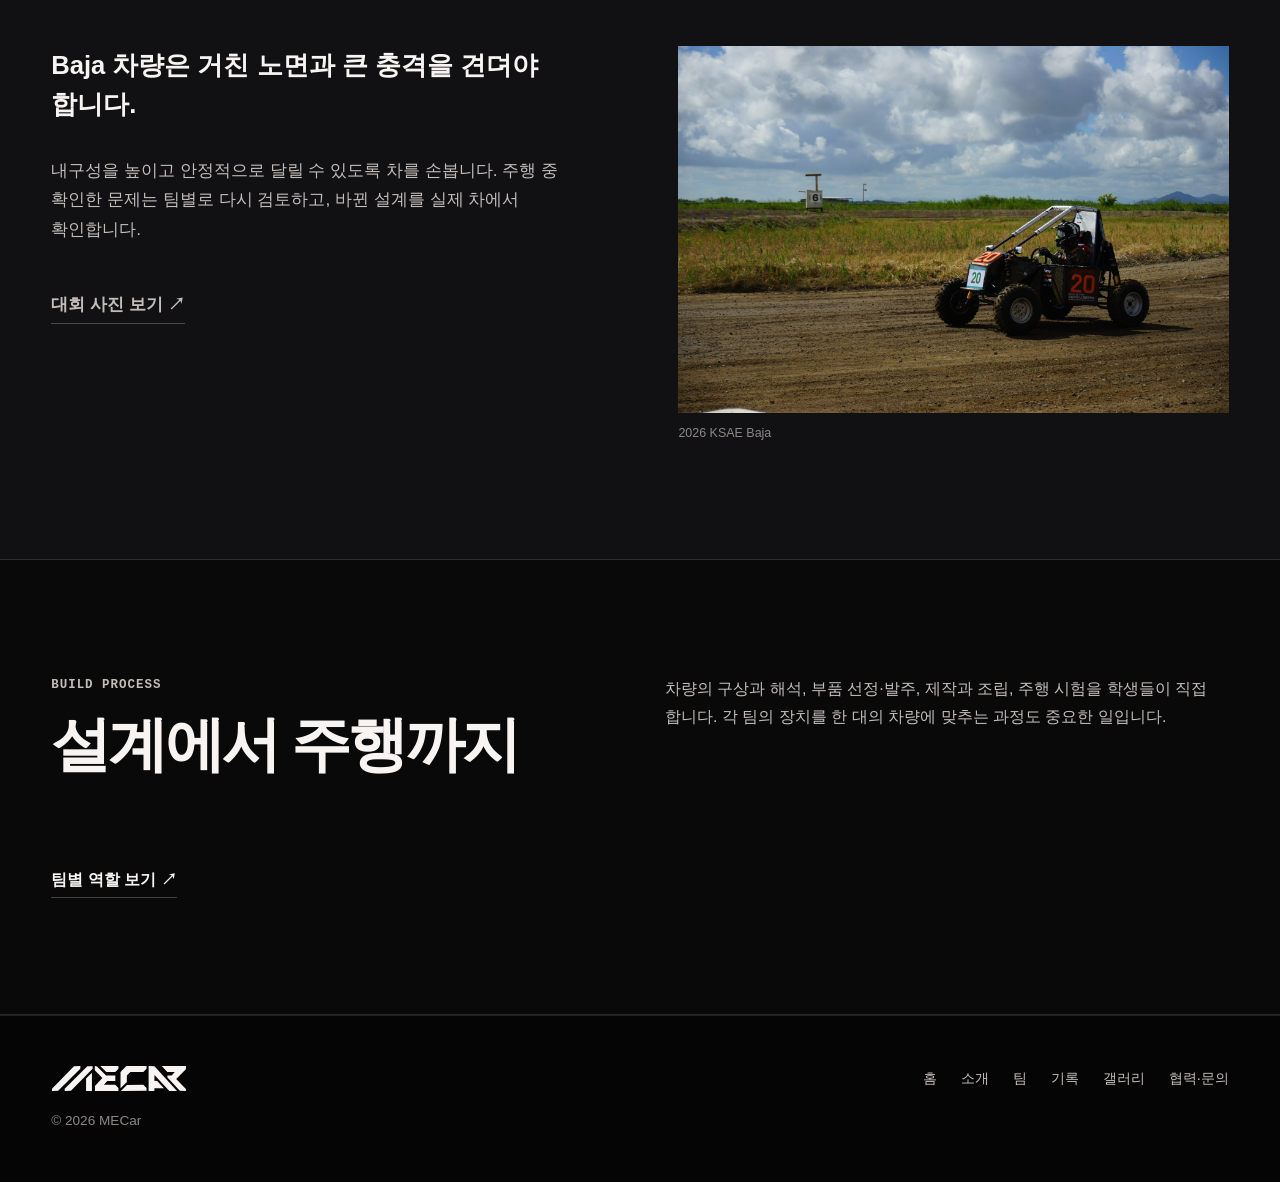
<file: site/vehicles.html>
<!doctype html>
<html lang="ko">
<head>
  <meta charset="utf-8"><meta name="viewport" content="width=device-width, initial-scale=1">
  <title>차량 | MECar</title><meta name="description" content="MECar가 개발하는 전기 Baja 차량과 첫 Formula 차량을 소개합니다."><meta name="theme-color" content="#09090a"><link rel="canonical" href="https://yonsei-mecar.github.io/vehicles.html">
  <meta property="og:type" content="website"><meta property="og:site_name" content="MECar"><meta property="og:locale" content="ko_KR"><meta property="og:title" content="차량 | MECar"><meta property="og:description" content="전기 Baja와 2027년 첫 출전을 준비하는 Formula."><meta property="og:url" content="https://yonsei-mecar.github.io/vehicles.html"><meta property="og:image" content="https://yonsei-mecar.github.io/assets/img/hero-baja-2026.jpg">
  <link rel="icon" href="favicon.svg" type="image/svg+xml"><link rel="stylesheet" href="assets/css/tokens.css"><link rel="stylesheet" href="assets/css/style.css?v=20260924b"><link rel="stylesheet" href="assets/css/editorial.css?v=20260924b">
</head>
<body>
  <a class="skip-link" href="#main">본문 바로가기</a>
  <header class="site-header" id="site-header"><div class="wrap header-inner">
    <a class="brand" href="index.html" aria-label="MECar 홈"><span class="brand-wordmark" aria-hidden="true"></span><span class="sr-only">MECar</span></a>
    <nav class="site-nav" id="site-nav" aria-label="주요 메뉴"><a href="about.html">소개</a><a href="vehicles.html" aria-current="page">차량</a><a href="team.html">팀</a><a href="results.html">기록</a><a href="gallery.html">갤러리</a><a href="partners.html">협력·문의</a><a href="en.html" lang="en">EN</a></nav>
    <div class="header-actions"><button class="menu-button" id="menu-button" type="button" aria-controls="site-nav" aria-expanded="false" aria-label="메뉴 열기"><span></span><span></span><span></span></button></div>
  </div></header>

  <main id="main">
    <section class="page-hero" aria-labelledby="page-title"><div class="wrap"><p class="eyebrow">Our cars</p><h1 id="page-title">Baja와 Formula</h1><p>험로를 달리는 전기 Baja 차량을 이어 만들고, Formula 차량은 첫 차의 구조부터 새로 정하고 있습니다.</p></div></section>

    <section class="editorial-section" aria-labelledby="formula-title"><div class="wrap">
      <div class="section-top"><div><p class="eyebrow">Formula / 2027</p><h2 id="formula-title">첫 Formula 차량</h2></div><p>2026년에 Formula 팀을 새로 꾸렸습니다. 목표는 2027 Formula Student Korea 첫 출전입니다.</p></div>
      <div class="split-copy"><div class="prose"><p class="lead">첫 차량이라 기본 구조부터 새로 정하고 있습니다.</p><p>차량의 전체 배치를 잡고 트랙 주행에 필요한 장치를 설계합니다. 차체와 현가·조향·제동 장치, 구동계와 전장, 프레임과 공력 장치까지 팀별 작업을 한 대의 차로 맞춰 갑니다.</p></div><div class="rule-list"><div class="rule-row"><h3>구조</h3><p>차량 배치, 차체, 프레임</p></div><div class="rule-row"><h3>주행</h3><p>현가·조향·제동, 구동계</p></div><div class="rule-row"><h3>시스템</h3><p>전장과 공력 장치</p></div></div></div>
    </div></section>

    <section class="editorial-section alt" aria-labelledby="baja-title"><div class="wrap">
      <div class="section-top"><div><p class="eyebrow">Electric Baja</p><h2 id="baja-title">계속 다듬는 Baja 차량</h2></div><p>MECar가 오래 이어 온 전기 오프로드 차량입니다. 대회와 주행 시험에서 얻은 경험을 다음 설계에 씁니다.</p></div>
      <div class="split-copy"><div class="prose"><p class="lead">Baja 차량은 거친 노면과 큰 충격을 견뎌야 합니다.</p><p>내구성을 높이고 안정적으로 달릴 수 있도록 차를 손봅니다. 주행 중 확인한 문제는 팀별로 다시 검토하고, 바뀐 설계를 실제 차에서 확인합니다.</p><p><a class="text-link" href="gallery.html">대회 사진 보기 ↗</a></p></div><figure><img src="assets/img/baja-2026-side.jpg" width="1800" height="1200" alt="2026 KSAE Baja 코스에서 달리는 MECar 20번 차량" decoding="async"><figcaption>2026 KSAE Baja</figcaption></figure></div>
    </div></section>

    <section class="editorial-section" aria-labelledby="process-title"><div class="wrap"><div class="section-top"><div><p class="eyebrow">Build process</p><h2 id="process-title">설계에서 주행까지</h2></div><p>차량의 구상과 해석, 부품 선정·발주, 제작과 조립, 주행 시험을 학생들이 직접 합니다. 각 팀의 장치를 한 대의 차량에 맞추는 과정도 중요한 일입니다.</p></div><a class="text-link" href="team.html">팀별 역할 보기 ↗</a></div></section>
  </main>
  <footer class="site-footer simple-footer"><div class="wrap"><div><span class="footer-wordmark" aria-hidden="true"></span><p>© <span data-year>2026</span> MECar</p></div><nav aria-label="하단 메뉴"><a href="index.html">홈</a><a href="about.html">소개</a><a href="team.html">팀</a><a href="results.html">기록</a><a href="gallery.html">갤러리</a><a href="partners.html">협력·문의</a></nav></div></footer>
  <script src="assets/js/main.js"></script>
</body>
</html>
</file>
<file: site/assets/css/tokens.css>
:root {
  color-scheme: dark;

  --bg: #09090a;
  --bg-soft: #111113;
  --panel: #171719;
  --panel-raised: #1e1e21;
  --ink: #f7f4f2;
  --ink-soft: #c3bdba;
  --ink-muted: #8c8785;
  --line: rgba(247, 244, 242, 0.12);
  --line-strong: rgba(247, 244, 242, 0.24);

  --red: #db2c27;
  --red-bright: #f0443e;
  --red-deep: #9f1f1b;
  --on-red: #ffffff;
  --sand: #d8c6ac;

  --font-sans: "Pretendard Variable", Pretendard, "Noto Sans KR", "Apple SD Gothic Neo", "Malgun Gothic", Arial, sans-serif;
  --font-display: "Arial Narrow", "Roboto Condensed", Impact, sans-serif;
  --font-mono: "SFMono-Regular", Consolas, "Liberation Mono", monospace;

  --wrap: 1240px;
  --gutter: clamp(20px, 4vw, 56px);
  --section: clamp(88px, 11vw, 156px);
  --radius: 24px;
  --cut: 22px;
  --header-h: 74px;

  --shadow: 0 26px 80px rgba(0, 0, 0, 0.34);
  --ease: cubic-bezier(0.22, 1, 0.36, 1);
}

@media (max-width: 760px) {
  :root {
    --header-h: 64px;
    --radius: 18px;
    --cut: 16px;
  }
}
</file>
<file: site/assets/css/style.css>
/* Base ------------------------------------------------------------------- */
*,
*::before,
*::after {
  box-sizing: border-box;
}

html {
  scroll-behavior: smooth;
  scroll-padding-top: calc(var(--header-h) + 18px);
  background: var(--bg);
}

body {
  margin: 0;
  min-width: 320px;
  background:
    radial-gradient(circle at 80% 8%, rgba(219, 44, 39, 0.08), transparent 28rem),
    var(--bg);
  color: var(--ink);
  font-family: var(--font-sans);
  font-size: 16px;
  line-height: 1.72;
  word-break: keep-all;
  overflow-wrap: break-word;
  text-rendering: optimizeLegibility;
  -webkit-font-smoothing: antialiased;
}

body.menu-locked {
  overflow: hidden;
}

img,
svg {
  display: block;
  max-width: 100%;
}

a {
  color: inherit;
  text-decoration: none;
}

button,
input,
textarea,
select {
  font: inherit;
}

button,
a {
  -webkit-tap-highlight-color: transparent;
}

:focus-visible {
  outline: 3px solid #ff766f;
  outline-offset: 4px;
}

::selection {
  background: var(--red);
  color: white;
}

.wrap {
  width: min(100%, calc(var(--wrap) + (var(--gutter) * 2)));
  margin-inline: auto;
  padding-inline: var(--gutter);
}

.section {
  position: relative;
  padding-block: var(--section);
}

.sr-only {
  position: absolute;
  width: 1px;
  height: 1px;
  padding: 0;
  margin: -1px;
  overflow: hidden;
  clip: rect(0, 0, 0, 0);
  white-space: nowrap;
  border: 0;
}

.skip-link {
  position: fixed;
  z-index: 1000;
  top: 12px;
  left: 12px;
  padding: 10px 16px;
  background: var(--ink);
  color: var(--bg);
  font-weight: 800;
  transform: translateY(-160%);
  transition: transform 180ms ease;
}

.skip-link:focus {
  transform: translateY(0);
}

.hero-eyebrow,
.team-role,
.contact-card > span {
  margin: 0;
  color: #ff6c65;
  font-family: var(--font-mono);
  font-size: 0.75rem;
  font-weight: 700;
  line-height: 1.3;
  letter-spacing: 0.12em;
  text-transform: uppercase;
}

.section-heading {
  max-width: 850px;
  margin-bottom: clamp(42px, 6vw, 78px);
}

.section-kicker {
  margin: 0 0 18px;
  color: #ff756e;
  font-family: var(--font-mono);
  font-size: 0.76rem;
  font-weight: 700;
  letter-spacing: 0.08em;
  text-transform: uppercase;
}

.section-heading > p:not(.section-kicker) {
  max-width: 650px;
  margin: 20px 0 0;
  color: var(--ink-soft);
}

.section-heading h2,
.partner-copy h2 {
  margin: 0;
  font-size: clamp(2.4rem, 4.8vw, 4.8rem);
  font-weight: 800;
  line-height: 1.06;
  letter-spacing: -0.045em;
  text-wrap: balance;
}

.button {
  display: inline-flex;
  min-height: 48px;
  align-items: center;
  justify-content: center;
  gap: 8px;
  padding: 13px 22px;
  border: 1px solid transparent;
  border-radius: 999px;
  font-size: 0.94rem;
  font-weight: 800;
  line-height: 1;
  transition: color 180ms ease, background-color 180ms ease, border-color 180ms ease, transform 180ms ease;
}

.button:hover {
  transform: translateY(-2px);
}

.button-primary {
  background: #ad211d;
  color: white;
}

.button-primary:hover {
  background: #c72822;
}

.button-ghost {
  border-color: rgba(255, 255, 255, 0.38);
  background: rgba(10, 10, 11, 0.24);
  color: white;
  backdrop-filter: blur(12px);
}

.button-ghost:hover {
  border-color: white;
  background: rgba(255, 255, 255, 0.1);
}

.button-light {
  background: white;
  color: #68100d;
}

.button-light:hover {
  background: #f4eeeb;
}

.text-link {
  display: inline-flex;
  align-items: center;
  gap: 8px;
  margin-top: 20px;
  padding-block: 4px;
  border-bottom: 1px solid var(--line-strong);
  font-weight: 800;
}

.text-link span {
  color: #ff6c65;
}

/* Logo masks ------------------------------------------------------------- */
.brand-mark,
.hero-mark {
  -webkit-mask: url("../img/logo-mark.svg") center / contain no-repeat;
  mask: url("../img/logo-mark.svg") center / contain no-repeat;
}

.brand-wordmark,
.hero-wordmark,
.footer-wordmark {
  -webkit-mask: url("../img/logo-wordmark.svg?v=20260924b") center / contain no-repeat;
  mask: url("../img/logo-wordmark.svg?v=20260924b") center / contain no-repeat;
}

/* Header ----------------------------------------------------------------- */
.site-header {
  position: sticky;
  z-index: 100;
  top: 0;
  height: var(--header-h);
  border-bottom: 1px solid var(--line);
  background: rgba(9, 9, 10, 0.96);
  backdrop-filter: blur(18px);
  transition: background-color 220ms ease, border-color 220ms ease, box-shadow 220ms ease;
}

.site-header.is-scrolled,
.site-header.menu-open {
  border-color: var(--line);
  background: rgba(9, 9, 10, 0.98);
  box-shadow: 0 12px 42px rgba(0, 0, 0, 0.22);
}

.header-inner {
  display: flex;
  height: 100%;
  align-items: center;
  justify-content: space-between;
  gap: 28px;
}

.brand {
  display: flex;
  min-width: 148px;
  align-items: center;
  color: var(--ink);
}

.brand-mark {
  width: 23px;
  height: 27px;
  flex: none;
  background: var(--red-bright);
}

.brand-wordmark {
  width: 136px;
  height: 26px;
  background: currentColor;
}

.site-nav {
  display: flex;
  align-items: center;
  justify-content: center;
  gap: clamp(20px, 2.5vw, 38px);
}

.site-nav a {
  position: relative;
  padding-block: 8px;
  color: rgba(255, 255, 255, 0.82);
  font-size: 0.9rem;
  font-weight: 700;
  white-space: nowrap;
}

.site-nav a::after {
  position: absolute;
  right: 0;
  bottom: 2px;
  left: 0;
  height: 2px;
  background: var(--red-bright);
  content: "";
  transform: scaleX(0);
  transform-origin: right;
  transition: transform 220ms var(--ease);
}

.site-nav a:hover,
.site-nav a[aria-current="true"] {
  color: white;
}

.site-nav a:hover::after,
.site-nav a[aria-current="true"]::after {
  transform: scaleX(1);
  transform-origin: left;
}

.header-actions {
  display: flex;
  min-width: 172px;
  align-items: center;
  justify-content: flex-end;
  gap: 12px;
}

.header-contact {
  display: inline-flex;
  min-height: 40px;
  align-items: center;
  padding: 0 17px;
  border: 1px solid rgba(255, 255, 255, 0.3);
  border-radius: 999px;
  font-family: var(--font-mono);
  font-size: 0.76rem;
  font-weight: 700;
  letter-spacing: 0.08em;
  text-transform: uppercase;
}

.header-contact:hover {
  border-color: white;
}

.menu-button {
  display: none;
  width: 44px;
  height: 44px;
  padding: 10px;
  border: 1px solid var(--line-strong);
  border-radius: 50%;
  background: rgba(9, 9, 10, 0.4);
  color: white;
  cursor: pointer;
}

.menu-button span {
  display: block;
  width: 18px;
  height: 2px;
  margin: 3px auto;
  background: currentColor;
  transition: transform 180ms ease, opacity 180ms ease;
}

.menu-open .menu-button span:nth-child(1) {
  transform: translateY(5px) rotate(45deg);
}

.menu-open .menu-button span:nth-child(2) {
  opacity: 0;
}

.menu-open .menu-button span:nth-child(3) {
  transform: translateY(-5px) rotate(-45deg);
}

/* Hero ------------------------------------------------------------------- */
.hero {
  position: relative;
  display: grid;
  min-height: min(820px, calc(100svh - var(--header-h)));
  grid-template-columns: minmax(0, 0.9fr) minmax(0, 1.1fr);
  overflow: hidden;
  border-bottom: 1px solid var(--line);
  background: var(--bg);
}

.hero-panel {
  display: flex;
  min-width: 0;
  align-items: center;
  padding: clamp(56px, 7vw, 104px) clamp(32px, 5vw, 72px);
  padding-left: max(var(--gutter), calc((100vw - var(--wrap)) / 2));
  background: var(--bg);
}

.hero-content {
  display: flex;
  width: 100%;
  max-width: 580px;
  flex-direction: column;
  align-items: flex-start;
}

.hero-media {
  position: relative;
  min-width: 0;
  margin: 0;
  border-left: 1px solid var(--line);
  overflow: hidden;
  background: var(--panel);
}

.hero-media::after {
  position: absolute;
  inset: 0;
  background: linear-gradient(90deg, rgba(9, 9, 10, 0.2), transparent 24%);
  content: "";
  pointer-events: none;
}

.hero-image {
  display: block;
  width: 100%;
  height: 100%;
  object-fit: cover;
  object-position: 84% center;
  filter: saturate(0.92) contrast(1.04);
}

.hero-eyebrow {
  margin-bottom: 20px;
  color: #ff756e;
  font-family: var(--font-sans);
  font-size: 0.82rem;
  letter-spacing: 0.02em;
  text-transform: none;
}

.hero-wordmark {
  width: clamp(210px, 24vw, 330px);
  aspect-ratio: 1416 / 264;
  margin-bottom: 28px;
  background: white;
}

.hero h1 {
  margin: 0;
  font-size: clamp(3.2rem, 5.4vw, 5.6rem);
  font-weight: 850;
  line-height: 1;
  letter-spacing: -0.055em;
  text-wrap: pretty;
}

.hero-copy {
  max-width: 540px;
  margin: 26px 0 0;
  color: rgba(255, 255, 255, 0.82);
  font-size: clamp(1rem, 1.35vw, 1.12rem);
  line-height: 1.75;
}

.hero-actions {
  display: flex;
  flex-wrap: wrap;
  gap: 12px;
  margin-top: 30px;
}

/* About ------------------------------------------------------------------ */
.about {
  padding-top: var(--section);
}

.about-grid {
  display: grid;
  grid-template-columns: minmax(280px, 0.8fr) minmax(420px, 1.2fr);
  align-items: start;
  gap: clamp(42px, 8vw, 120px);
}

.about-copy .lead {
  margin-top: 0;
  color: var(--ink);
  font-size: clamp(1.25rem, 2.4vw, 1.8rem);
  font-weight: 650;
  line-height: 1.55;
  letter-spacing: -0.025em;
}

.about-copy p:not(.lead) {
  color: var(--ink-soft);
}

.about-figure {
  margin: 0;
}

.about-image-frame {
  aspect-ratio: 4 / 3;
  overflow: hidden;
  box-shadow: var(--shadow);
  clip-path: polygon(0 0, calc(100% - var(--cut)) 0, 100% var(--cut), 100% 100%, var(--cut) 100%, 0 calc(100% - var(--cut)));
}

.about-figure img {
  display: block;
  width: 100%;
  height: 100%;
  object-fit: cover;
}

/* Projects --------------------------------------------------------------- */
.projects {
  border-block: 1px solid var(--line);
  background: var(--bg-soft);
}

.project-grid {
  display: grid;
  grid-template-columns: repeat(2, minmax(0, 1fr));
  gap: 20px;
}

.project-card {
  position: relative;
  min-height: 385px;
  padding: clamp(24px, 4vw, 42px);
  border: 1px solid var(--line);
  overflow: hidden;
  clip-path: polygon(0 0, calc(100% - var(--cut)) 0, 100% var(--cut), 100% 100%, 0 100%);
}

.project-baja {
  background:
    linear-gradient(180deg, rgba(219, 44, 39, 0.14), transparent 42%),
    var(--panel);
}

.project-formula {
  background:
    linear-gradient(180deg, rgba(216, 198, 172, 0.12), transparent 42%),
    var(--panel);
}

.project-topline {
  display: flex;
  align-items: center;
  justify-content: space-between;
  gap: 18px;
  padding-bottom: 20px;
  border-bottom: 1px solid var(--line);
}

.project-topline h3 {
  margin: 0;
  color: var(--ink);
  font-size: clamp(1.75rem, 3vw, 2.45rem);
  line-height: 1;
  letter-spacing: -0.045em;
}

.project-topline .status {
  padding: 7px 10px;
  border: 1px solid var(--line);
  border-radius: 999px;
  color: var(--ink-muted);
  font-size: 0.72rem;
  font-weight: 650;
  line-height: 1.25;
  text-align: right;
}

.project-body {
  position: relative;
  z-index: 2;
  display: flex;
  min-height: 260px;
  flex-direction: column;
  align-items: flex-start;
  padding-top: clamp(36px, 5vw, 54px);
}

.project-body .project-name {
  margin: 0 0 18px;
  color: var(--ink);
  font-size: clamp(1.25rem, 2vw, 1.6rem);
  font-weight: 800;
  line-height: 1.2;
  letter-spacing: -0.025em;
}

.project-body > p:not(.project-name) {
  max-width: 540px;
  margin: 0 0 34px;
  color: var(--ink-soft);
}

.project-list {
  width: 100%;
  margin: auto 0 0;
  padding: 0;
  list-style: none;
}

.project-list li {
  display: grid;
  grid-template-columns: minmax(120px, 0.38fr) 1fr;
  gap: 18px;
  padding: 15px 0;
  border-top: 1px solid var(--line);
  color: var(--ink-soft);
  font-size: 0.88rem;
}

.project-list span {
  color: var(--ink);
  font-family: var(--font-mono);
  font-size: 0.72rem;
  font-weight: 700;
  letter-spacing: 0.03em;
}

/* Teams ------------------------------------------------------------------ */
.team-grid {
  display: grid;
  grid-template-columns: repeat(3, minmax(0, 1fr));
  gap: 16px;
}

.team-card {
  position: relative;
  display: flex;
  min-height: 260px;
  flex-direction: column;
  padding: clamp(24px, 3.5vw, 36px);
  border: 1px solid var(--line);
  background: var(--panel);
  overflow: hidden;
  transition: border-color 200ms ease, background-color 200ms ease, transform 200ms var(--ease);
}

.team-card::after {
  position: absolute;
  top: -1px;
  right: -1px;
  width: 34px;
  height: 34px;
  background: var(--bg);
  clip-path: polygon(100% 0, 0 0, 100% 100%);
  content: "";
}

.team-card:hover {
  border-color: var(--line-strong);
  background: var(--panel-raised);
  transform: translateY(-4px);
}

.team-role {
  margin-top: 0;
}

.team-card h3 {
  margin: 12px 0 18px;
  font-size: clamp(1.75rem, 3vw, 2.45rem);
  line-height: 1.1;
  letter-spacing: -0.04em;
}

.team-card > p:not(.team-role) {
  margin: 0;
  color: var(--ink-soft);
  font-size: 0.94rem;
}

.team-lead {
  margin-top: auto;
  padding-top: 22px;
  color: var(--ink);
  font-weight: 750;
}

.team-lead span {
  margin-right: 9px;
  color: var(--ink-muted);
  font-family: var(--font-mono);
  font-size: 0.7rem;
  font-weight: 700;
  letter-spacing: 0.04em;
}

.team-card-wide {
  grid-column: span 2;
}

.leadership {
  display: grid;
  grid-template-columns: 0.72fr 1.28fr;
  align-items: center;
  gap: clamp(36px, 8vw, 100px);
  margin-bottom: clamp(28px, 4vw, 48px);
  padding: clamp(28px, 5vw, 52px);
  border: 1px solid var(--line);
  background: linear-gradient(100deg, rgba(219, 44, 39, 0.13), transparent 60%);
}

.leadership h3 {
  margin: 0;
  font-size: clamp(1.8rem, 3.7vw, 3.1rem);
  letter-spacing: -0.04em;
  text-wrap: balance;
}

.leadership dl {
  display: grid;
  grid-template-columns: repeat(2, 1fr);
  margin: 0;
  border-top: 1px solid var(--line);
}

.leadership dl > div {
  display: flex;
  justify-content: space-between;
  gap: 18px;
  padding: 16px 0;
  border-bottom: 1px solid var(--line);
}

.leadership dl > div:nth-child(odd) {
  padding-right: 24px;
}

.leadership dl > div:nth-child(even) {
  padding-left: 24px;
  border-left: 1px solid var(--line);
}

.leadership dl > div:last-child:nth-child(odd) {
  grid-column: 1 / -1;
  padding-right: 0;
}

.leadership dt {
  color: var(--ink-muted);
  font-size: 0.82rem;
}

.leadership dd {
  margin: 0;
  font-weight: 800;
}

/* Gallery ---------------------------------------------------------------- */
.gallery {
  border-block: 1px solid var(--line);
  background: var(--bg-soft);
}

.gallery-grid {
  display: grid;
  grid-template-columns: repeat(2, minmax(0, 1fr));
  gap: 14px;
}

.gallery-preview {
  grid-template-columns: repeat(2, minmax(0, 1fr));
}

.gallery-more {
  display: inline-flex;
  margin-top: 28px;
}

/* Gallery page ------------------------------------------------------------ */
.subpage-hero {
  padding-block: clamp(80px, 11vw, 150px);
  border-bottom: 1px solid var(--line);
  background: linear-gradient(120deg, rgba(219, 44, 39, 0.14), transparent 55%), var(--bg);
}

.subpage-hero h1 {
  max-width: 940px;
  margin: 0;
  font-size: clamp(3.2rem, 8vw, 7rem);
  line-height: 1.05;
  letter-spacing: -0.055em;
  text-wrap: balance;
}

.subpage-hero p:not(.hero-eyebrow) {
  max-width: 680px;
  margin: 28px 0;
  color: var(--ink-soft);
}

.gallery-page {
  padding-bottom: clamp(70px, 8vw, 110px);
}

.gallery-page-secondary {
  padding-top: clamp(70px, 8vw, 110px);
  border-top: 1px solid var(--line);
  background: var(--bg-soft);
}

.gallery-page-grid {
  display: grid;
  grid-template-columns: repeat(2, minmax(0, 1fr));
  gap: 22px;
}

.gallery-tile {
  min-width: 0;
  margin: 0;
}

.gallery-tile-feature,
.gallery-tile-wide {
  grid-column: 1 / -1;
}

.gallery-tile img {
  width: 100%;
  height: auto;
  aspect-ratio: 3 / 2;
  object-fit: cover;
  background: var(--panel);
}

.gallery-tile-feature img {
  aspect-ratio: 16 / 9;
  object-position: 50% 60%;
}

.gallery-tile-wide img {
  aspect-ratio: 2.2 / 1;
  object-position: 50% 60%;
}

.gallery-tile figcaption {
  padding-top: 12px;
  color: var(--ink-muted);
  font-size: 0.82rem;
}

.gallery-item {
  position: relative;
  aspect-ratio: 3 / 2;
  margin: 0;
  overflow: hidden;
  background: var(--panel);
}

.gallery-feature {
  grid-column: 1 / -1;
  aspect-ratio: 16 / 9;
}

.gallery-wide {
  grid-column: 1 / -1;
  aspect-ratio: 2.2 / 1;
}

.gallery-item img {
  width: 100%;
  height: 100%;
  object-fit: cover;
  transition: transform 700ms var(--ease), filter 300ms ease;
}

.gallery-feature img {
  object-position: 50% center;
}

.gallery-wide img {
  object-position: center 46%;
}

.gallery-item:hover img {
  filter: saturate(1.08);
  transform: scale(1.025);
}

/* Record ----------------------------------------------------------------- */
.record-layout {
  display: grid;
  grid-template-columns: minmax(300px, 0.78fr) minmax(420px, 1.22fr);
  align-items: start;
  gap: clamp(50px, 9vw, 140px);
}

.record-layout .section-heading {
  position: sticky;
  top: calc(var(--header-h) + 38px);
  margin: 0;
}

.record-layout .section-heading > p:last-child {
  max-width: 430px;
  margin-top: 28px;
}

.record-list {
  margin: 0;
  padding: 0;
  list-style: none;
  border-top: 1px solid var(--line-strong);
}

.record-list li {
  display: grid;
  grid-template-columns: 120px minmax(0, 1fr);
  gap: 24px;
  padding: clamp(26px, 4vw, 42px) 0;
  border-bottom: 1px solid var(--line);
}

.record-list time {
  color: #ff6c65;
  font-family: var(--font-display);
  font-size: clamp(1.6rem, 3vw, 2.5rem);
  font-weight: 900;
  line-height: 1;
  white-space: nowrap;
}

.record-entry {
  display: grid;
  min-width: 0;
  gap: 8px;
}

.record-list strong {
  display: block;
  font-size: clamp(1.05rem, 2vw, 1.35rem);
  line-height: 1.4;
}

.record-entry p {
  margin: 0;
  color: var(--ink-muted);
}

/* Partner ---------------------------------------------------------------- */
.partner {
  padding-top: 20px;
}

.partner-card {
  padding: clamp(38px, 7vw, 86px);
  background:
    linear-gradient(135deg, rgba(255, 255, 255, 0.07), transparent 38%),
    #b3221d;
  color: white;
  clip-path: polygon(0 0, calc(100% - var(--cut)) 0, 100% var(--cut), 100% 100%, var(--cut) 100%, 0 calc(100% - var(--cut)));
}

.partner-copy {
  max-width: 850px;
}

.partner-copy h2 {
  font-size: clamp(2.35rem, 5.5vw, 5rem);
}

.partner-copy > p {
  max-width: 640px;
  margin: 26px 0 34px;
  color: rgba(255, 255, 255, 0.85);
}

/* Contact & join --------------------------------------------------------- */
.contact {
  padding-top: calc(var(--section) - 20px);
}

.contact-grid {
  display: grid;
  grid-template-columns: 1.35fr 0.9fr;
  border-block: 1px solid var(--line-strong);
}

.contact-card {
  position: relative;
  display: flex;
  min-height: 250px;
  flex-direction: column;
  align-items: flex-start;
  justify-content: flex-end;
  padding: clamp(24px, 4vw, 42px);
  transition: background-color 180ms ease;
}

.contact-card + .contact-card {
  border-left: 1px solid var(--line);
}

a.contact-card:hover {
  background: var(--panel);
}

.contact-card > span {
  position: absolute;
  top: 28px;
  left: clamp(24px, 4vw, 42px);
}

.contact-card strong {
  max-width: 100%;
  font-size: clamp(1.2rem, 2.5vw, 2rem);
  line-height: 1.25;
  letter-spacing: -0.035em;
  overflow-wrap: anywhere;
}

.contact-card small {
  margin-top: 8px;
  color: var(--ink-muted);
  font-size: 0.82rem;
}

.contact-card i {
  position: absolute;
  top: 26px;
  right: 28px;
  color: var(--ink-muted);
  font-family: var(--font-display);
  font-size: 1.4rem;
  font-style: normal;
}

.join-card {
  display: grid;
  grid-template-columns: minmax(0, 1fr) auto;
  align-items: end;
  gap: 40px;
  margin-top: 72px;
  padding: clamp(30px, 5vw, 58px);
  border: 1px solid var(--line);
  background: var(--panel);
}

.join-card h3 {
  margin: 0 0 16px;
  font-size: clamp(1.7rem, 4vw, 3.4rem);
  line-height: 1.15;
  letter-spacing: -0.045em;
}

.join-card p {
  max-width: 770px;
  margin-bottom: 0;
  color: var(--ink-soft);
}

.join-actions {
  display: flex;
  flex-direction: column;
  gap: 10px;
}

/* Footer ----------------------------------------------------------------- */
.site-footer {
  padding-top: 76px;
  border-top: 1px solid var(--line);
  background: #050506;
}

.footer-main {
  display: grid;
  grid-template-columns: 1.4fr 0.7fr 1fr;
  gap: clamp(40px, 8vw, 110px);
  padding-bottom: 72px;
}

.footer-wordmark {
  width: min(320px, 80%);
  aspect-ratio: 1416 / 264;
  background: var(--ink);
}

.footer-brand p {
  margin: 22px 0 0;
  color: var(--ink-muted);
  font-size: 0.86rem;
}

.footer-main h2 {
  margin: 0 0 18px;
  color: #ff6c65;
  font-family: var(--font-mono);
  font-size: 0.72rem;
  letter-spacing: 0.1em;
  text-transform: uppercase;
}

.footer-main > div:not(.footer-brand) {
  display: flex;
  flex-direction: column;
  align-items: flex-start;
}

.footer-main a {
  max-width: 100%;
  padding-block: 5px;
  color: var(--ink-soft);
  font-size: 0.9rem;
  overflow-wrap: anywhere;
}

.footer-main a:hover {
  color: white;
}

.footer-bottom {
  display: flex;
  align-items: center;
  justify-content: space-between;
  gap: 20px;
  padding-block: 22px;
  border-top: 1px solid var(--line);
  color: var(--ink-muted);
  font-family: var(--font-mono);
  font-size: 0.7rem;
}

.footer-bottom a:hover {
  color: white;
}

/* Progressive reveal: content stays visible when JavaScript is absent. */
.reveal {
  opacity: 1;
  transform: none;
}

.reveal-ready .reveal {
  opacity: 0;
  transform: translateY(28px);
  transition: opacity 700ms var(--ease), transform 700ms var(--ease);
}

.reveal-ready .reveal.is-visible {
  opacity: 1;
  transform: none;
}

/* Responsive ------------------------------------------------------------- */
@media (max-width: 1060px) {
  .site-nav {
    gap: 20px;
  }

  .header-contact {
    display: none;
  }

  .header-actions {
    min-width: auto;
  }

  .team-grid {
    grid-template-columns: repeat(2, minmax(0, 1fr));
  }

  .team-card-wide {
    grid-column: auto;
  }

  .contact-grid {
    grid-template-columns: 1fr 1fr;
  }

  .contact-card:first-child {
    grid-column: auto;
    border-bottom: 0;
  }

  .contact-card:nth-child(2) {
    border-left: 1px solid var(--line);
  }
}

@media (max-width: 900px) {
  .about-grid,
  .project-grid,
  .record-layout,
  .leadership,
  .join-card {
    grid-template-columns: 1fr;
  }

  .site-nav {
    position: absolute;
    top: 100%;
    right: 0;
    left: 0;
    display: flex;
    justify-content: flex-start;
    gap: 24px;
    padding: 12px var(--gutter) 18px;
    border-bottom: 1px solid var(--line);
    background: rgba(9, 9, 10, 0.96);
    overflow-x: auto;
    scrollbar-width: none;
  }

  .site-nav::-webkit-scrollbar {
    display: none;
  }

  .nav-ready .menu-button {
    display: block;
  }

  .nav-ready .site-nav {
    position: fixed;
    top: var(--header-h);
    display: grid;
    height: calc(100dvh - var(--header-h));
    max-height: none;
    grid-template-columns: 1fr;
    align-content: start;
    gap: 0;
    padding: 20px var(--gutter) 26px;
    visibility: hidden;
    opacity: 0;
    background: var(--bg);
    overflow-y: auto;
    overscroll-behavior: contain;
    pointer-events: none;
    transform: translateY(-10px);
    transition: opacity 180ms ease, transform 180ms ease, visibility 180ms ease;
  }

  .nav-ready .site-header.menu-open .site-nav {
    visibility: visible;
    opacity: 1;
    pointer-events: auto;
    transform: translateY(0);
  }

  .nav-ready .site-nav a {
    padding: 14px 6px;
    border-bottom: 1px solid var(--line);
    font-size: 1rem;
  }

  .hero {
    min-height: 0;
    grid-template-columns: 1fr;
  }

  .hero-panel {
    padding: clamp(54px, 9vw, 80px) var(--gutter);
  }

  .hero-content {
    max-width: 680px;
  }

  .hero-media {
    min-height: clamp(340px, 58vw, 520px);
    border-top: 1px solid var(--line);
    border-left: 0;
  }

  .hero-image {
    object-position: 64% 55%;
  }

  .about-grid {
    gap: 46px;
  }

  .project-card {
    min-height: 385px;
  }

  .project-body {
    min-height: 260px;
  }

  .leadership {
    align-items: start;
  }

  .record-layout .section-heading {
    position: static;
  }

  .gallery-grid {
    grid-template-columns: 1fr 1fr;
  }

  .gallery-feature {
    grid-column: 1 / -1;
  }

  .join-actions {
    flex-direction: row;
    flex-wrap: wrap;
  }

  .footer-main {
    grid-template-columns: 1.2fr 0.8fr;
  }

  .footer-brand {
    grid-column: 1 / -1;
  }
}

@media (max-width: 640px) {
  body {
    line-height: 1.66;
  }

  .brand {
    min-width: 0;
  }

  .brand-mark {
    width: 19px;
    height: 23px;
  }

  .brand-wordmark {
    width: 112px;
    height: 21px;
  }

  .hero {
    min-height: 0;
  }

  .hero-panel {
    padding: 46px 20px 50px;
  }

  .hero-wordmark {
    width: 176px;
    margin-bottom: 22px;
  }

  .hero h1 {
    font-size: clamp(2.8rem, 13vw, 4rem);
  }

  .hero-copy {
    margin-top: 20px;
    font-size: 0.96rem;
  }

  .hero-media {
    min-height: 270px;
  }

  .hero-actions,
  .hero-actions .button,
  .join-actions,
  .join-actions .button {
    width: 100%;
  }

  .section-heading h2,
  .partner-copy h2 {
    font-size: clamp(2.25rem, 10vw, 3.5rem);
  }

  .project-card {
    min-height: 0;
    padding: 24px 20px;
  }

  .project-topline {
    align-items: flex-start;
  }

  .project-body {
    min-height: 0;
    padding-top: 46px;
  }

  .project-list {
    margin-top: 38px;
  }

  .project-list li {
    grid-template-columns: 1fr;
    gap: 5px;
  }

  .team-grid,
  .leadership dl,
  .gallery-grid,
  .contact-grid,
  .footer-main {
    grid-template-columns: 1fr;
  }

  .team-card {
    min-height: 320px;
  }

  .leadership dl > div:nth-child(odd),
  .leadership dl > div:nth-child(even) {
    padding-inline: 0;
    border-left: 0;
  }

  .gallery-grid {
    grid-template-columns: 1fr;
  }

  .gallery-page-grid,
  .gallery-preview {
    grid-template-columns: 1fr;
  }

  .gallery-tile-feature,
  .gallery-tile-wide {
    grid-column: auto;
  }

  .gallery-tile-feature img,
  .gallery-tile-wide img {
    aspect-ratio: 3 / 2;
  }

  .gallery-feature,
  .gallery-wide {
    grid-column: auto;
    aspect-ratio: 3 / 2;
  }

  .record-list li {
    grid-template-columns: 80px minmax(0, 1fr);
    gap: 16px;
  }

  .partner-card {
    padding: 34px 24px;
  }

  .contact-card:first-child {
    grid-column: auto;
  }

  .contact-card,
  .contact-card:first-child,
  .contact-card:nth-child(2),
  .contact-card:nth-child(3) {
    min-height: 210px;
    border-right: 0;
    border-bottom: 1px solid var(--line);
    border-left: 0;
  }

  .contact-card strong {
    font-size: 1.35rem;
  }

  .join-card {
    padding: 28px 22px;
  }

  .footer-main {
    gap: 36px;
  }

  .footer-brand {
    grid-column: auto;
  }

  .footer-bottom {
    align-items: flex-start;
    flex-direction: column;
  }
}

@media (prefers-reduced-motion: reduce) {
  html {
    scroll-behavior: auto;
  }

  *,
  *::before,
  *::after {
    scroll-behavior: auto !important;
    transition-duration: 0.01ms !important;
    animation-duration: 0.01ms !important;
    animation-iteration-count: 1 !important;
  }

  .reveal-ready .reveal {
    opacity: 1;
    transform: none;
  }
}

@media print {
  .site-header,
  .hero-actions,
  .join-actions,
  .skip-link {
    display: none !important;
  }

  body {
    background: white;
    color: black;
  }

  .hero {
    min-height: 500px;
  }

  .section {
    break-inside: avoid;
  }
}
</file>
<file: site/assets/css/editorial.css>
/* Shared layouts for the public pages. The base palette, header and buttons live in style.css. */
.site-nav a[aria-current="page"] { color: #fff; }
.site-nav a[aria-current="page"]::after { transform: scaleX(1); }

.page-hero {
  padding-block: clamp(80px, 11vw, 150px) clamp(64px, 8vw, 110px);
  border-bottom: 1px solid var(--line);
}
.page-hero .wrap { max-width: 1240px; }
.page-hero h1 {
  max-width: 1000px;
  margin: 20px 0 28px;
  font-size: clamp(3.3rem, 7.6vw, 7.1rem);
  line-height: 1.06;
  letter-spacing: -0.065em;
  text-wrap: balance;
}
.page-hero p:last-child {
  max-width: 680px;
  margin: 0;
  color: var(--ink-soft);
  font-size: clamp(1.05rem, 1.55vw, 1.3rem);
}
.eyebrow {
  margin: 0;
  color: #ff756e;
  font-family: var(--font-mono);
  font-size: .78rem;
  font-weight: 700;
  letter-spacing: .08em;
  text-transform: uppercase;
}

.home-intro {
  display: grid;
  grid-template-columns: minmax(0, .88fr) minmax(0, 1.12fr);
  min-height: min(760px, calc(100svh - var(--header-h)));
  border-bottom: 1px solid var(--line);
}
.home-intro-copy {
  display: flex;
  flex-direction: column;
  align-items: flex-start;
  justify-content: center;
  padding: clamp(54px, 6vw, 100px) clamp(30px, 5vw, 76px);
  padding-left: max(var(--gutter), calc((100vw - var(--wrap)) / 2));
}
.home-intro .hero-wordmark { width: clamp(190px, 23vw, 315px); margin: 22px 0 36px; }
.home-intro h1 {
  margin: 0;
  font-size: clamp(3rem, 4.8vw, 4.7rem);
  line-height: 1.08;
  letter-spacing: -.065em;
  text-wrap: balance;
}
.home-intro-copy > p:not(.eyebrow) {
  max-width: 520px;
  margin: 28px 0 0;
  color: var(--ink-soft);
  font-size: clamp(1rem, 1.35vw, 1.16rem);
  line-height: 1.7;
}
.home-intro-actions { display: flex; flex-wrap: wrap; gap: 12px; margin-top: 32px; }
.home-intro-image { min-width: 0; min-height: 500px; margin: 0; overflow: hidden; }
.home-intro-image img { width: 100%; height: 100%; object-fit: cover; object-position: 72% center; }

.editorial-section { padding-block: clamp(72px, 9vw, 128px); border-bottom: 1px solid var(--line); }
.editorial-section.alt { background: var(--bg-soft); }
.section-top { display: grid; grid-template-columns: minmax(0, 1fr) minmax(0, 1fr); gap: 50px; margin-bottom: clamp(38px, 5vw, 72px); }
.section-top h2 {
  margin: 0;
  font-size: clamp(2.5rem, 4.7vw, 4.9rem);
  line-height: 1.08;
  letter-spacing: -.055em;
  text-wrap: balance;
}
.section-top p { max-width: 560px; margin: 0; color: var(--ink-soft); }
.section-top .eyebrow { margin-bottom: 16px; }
.editorial-heading { margin: 16px 0 26px; font-size: clamp(2.5rem, 4.7vw, 4.9rem); line-height: 1.08; letter-spacing: -.055em; }
.prose { max-width: 800px; }
.prose p { margin: 0 0 1.2em; color: var(--ink-soft); font-size: clamp(1rem, 1.35vw, 1.18rem); }
.prose p.lead { color: var(--ink); font-size: clamp(1.25rem, 2vw, 1.7rem); font-weight: 650; line-height: 1.55; }
.split-copy { display: grid; grid-template-columns: minmax(0, 1fr) minmax(0, 1fr); gap: clamp(28px, 6vw, 100px); align-items: start; }
.split-copy img { width: 100%; height: auto; aspect-ratio: 3 / 2; object-fit: cover; }
.split-copy figure { margin: 0; }
.split-copy figcaption { margin-top: 10px; color: var(--ink-muted); font-size: .78rem; }

.page-links { display: grid; grid-template-columns: repeat(3, minmax(0, 1fr)); border-top: 1px solid var(--line-strong); }
.page-link { display: flex; min-height: 235px; flex-direction: column; padding: 26px 30px 28px 0; border-bottom: 1px solid var(--line); transition: color .2s ease, transform .2s ease; }
.page-link:not(:nth-child(3n+1)) { padding-left: 30px; border-left: 1px solid var(--line); }
.page-link:hover { color: #ff756e; transform: translateY(-3px); }
.page-link small { color: var(--ink-muted); font-family: var(--font-mono); font-size: .72rem; text-transform: uppercase; letter-spacing: .08em; }
.page-link strong { margin: auto 0 12px; font-size: clamp(1.7rem, 3vw, 2.9rem); line-height: 1.1; letter-spacing: -.04em; }
.page-link span { color: var(--ink-soft); font-size: .9rem; }
.page-link i { align-self: flex-end; margin-top: 14px; font-size: 1.3rem; font-style: normal; }

.feature-photo { display: grid; grid-template-columns: 1.2fr .8fr; min-height: 420px; background: var(--panel); }
.feature-photo img { width: 100%; height: 100%; object-fit: cover; }
.feature-photo div { display: flex; flex-direction: column; align-items: flex-start; justify-content: center; padding: clamp(32px, 5vw, 74px); }
.feature-photo h2 { margin: 16px 0 18px; font-size: clamp(2.4rem, 4.5vw, 4.8rem); line-height: 1.07; letter-spacing: -.05em; }
.feature-photo p:not(.eyebrow) { max-width: 390px; color: var(--ink-soft); }
.feature-photo .text-link { margin-top: 18px; }

.rule-list { border-top: 1px solid var(--line-strong); }
.rule-row { display: grid; grid-template-columns: minmax(145px, .35fr) minmax(0, 1fr); gap: clamp(25px, 5vw, 80px); padding-block: clamp(26px, 4vw, 48px); border-bottom: 1px solid var(--line); }
.rule-row h2, .rule-row h3 { margin: 0; font-size: clamp(1.65rem, 2.5vw, 2.7rem); line-height: 1.2; letter-spacing: -.04em; }
.rule-row p { max-width: 760px; margin: 0; color: var(--ink-soft); }
.rule-row .eyebrow { margin-bottom: 10px; }
.rule-row ul { margin: 18px 0 0; padding-left: 1.2em; color: var(--ink-soft); }
.rule-row li { margin-block: 5px; }

.vehicle-story { display: grid; grid-template-columns: minmax(0, .82fr) minmax(0, 1.18fr); gap: clamp(28px, 6vw, 100px); padding-block: clamp(44px, 6vw, 84px); border-top: 1px solid var(--line-strong); }
.vehicle-story h2 { margin: 14px 0 18px; font-size: clamp(2.7rem, 5vw, 5.5rem); line-height: 1; letter-spacing: -.05em; }
.vehicle-story p { color: var(--ink-soft); }
.vehicle-story figure { margin: 0; }
.vehicle-story img { width: 100%; height: auto; aspect-ratio: 3 / 2; object-fit: cover; }
.vehicle-story figcaption { margin-top: 10px; color: var(--ink-muted); font-size: .78rem; }
.vehicle-story.reverse { grid-template-columns: minmax(0, 1.18fr) minmax(0, .82fr); }
.vehicle-story.reverse figure { order: -1; }

.timeline { border-top: 1px solid var(--line-strong); }
.timeline-item { display: grid; grid-template-columns: minmax(120px, .26fr) minmax(0, 1fr); gap: clamp(25px, 5vw, 80px); padding-block: clamp(26px, 4vw, 50px); border-bottom: 1px solid var(--line); }
.timeline-item time { color: #ff756e; font-size: clamp(1.8rem, 3vw, 3rem); font-weight: 800; line-height: 1.1; }
.timeline-item h2 { margin: 0 0 8px; font-size: clamp(1.2rem, 2vw, 1.7rem); }
.timeline-item p { margin: 0; color: var(--ink-soft); }
.timeline-item + .timeline-item[aria-label="same-year"] time { visibility: hidden; }

.partner-names { display: grid; grid-template-columns: repeat(3, minmax(0, 1fr)); gap: 0 28px; margin: 0; padding: 0; border-top: 1px solid var(--line-strong); }
.partner-names li { padding: 20px 0; border-bottom: 1px solid var(--line); list-style: none; font-size: clamp(1.08rem, 1.6vw, 1.35rem); }
.contact-panel { display: grid; grid-template-columns: 1fr 1fr; gap: 40px; padding: clamp(34px, 6vw, 72px); background: #b3221d; }
.contact-panel h2 { margin: 0 0 20px; font-size: clamp(2.4rem, 4vw, 4.2rem); line-height: 1.1; letter-spacing: -.04em; }
.contact-panel p { margin: 0 0 22px; color: rgba(255,255,255,.86); }
.contact-panel a { font-weight: 750; text-decoration: underline; text-underline-offset: 5px; }

.gallery-lead { display: grid; grid-template-columns: 1.4fr .6fr; gap: 22px; }
.gallery-lead figure, .photo-grid figure { margin: 0; }
.gallery-lead img, .photo-grid img { width: 100%; height: auto; aspect-ratio: 3 / 2; object-fit: cover; }
.gallery-lead figure:first-child img { aspect-ratio: 1.6 / 1; }
.gallery-lead figure:last-child img { aspect-ratio: .7 / 1; }
.gallery-lead:not(.archive) figure:last-child img { object-position: 82% center; }
.photo-grid { display: grid; grid-template-columns: repeat(3, minmax(0, 1fr)); gap: 22px; }
.gallery-after { margin-top: 44px; }
.gallery-lead.archive { grid-template-columns: 1fr 1fr; }
.gallery-lead.archive img { aspect-ratio: 3 / 2; }
.photo-grid figcaption, .gallery-lead figcaption { padding-top: 10px; color: var(--ink-muted); font-size: .8rem; }

.simple-footer { padding-block: 50px; }
.simple-footer .footer-wordmark { display: block; width: 136px; margin-bottom: 18px; }
.simple-footer .wrap { display: flex; flex-wrap: wrap; align-items: flex-start; justify-content: space-between; gap: 30px; }
.simple-footer p { margin: 0; color: var(--ink-muted); font-size: .85rem; }
.simple-footer nav { display: flex; flex-wrap: wrap; gap: 12px 24px; }
.simple-footer a { color: var(--ink-soft); font-size: .9rem; }
.simple-footer a:hover { color: #fff; }

@media (max-width: 900px) {
  .home-intro { grid-template-columns: 1fr; }
  .home-intro-copy { padding: 62px var(--gutter); }
  .home-intro-image { min-height: 350px; max-height: 520px; }
  .section-top, .split-copy, .feature-photo, .vehicle-story, .vehicle-story.reverse, .contact-panel { grid-template-columns: 1fr; }
  .vehicle-story.reverse figure { order: 0; }
  .page-links { grid-template-columns: repeat(2, minmax(0, 1fr)); }
  .page-link:not(:nth-child(3n+1)) { padding-left: 0; border-left: 0; }
  .page-link:nth-child(even) { padding-left: 24px; border-left: 1px solid var(--line); }
  .gallery-lead { grid-template-columns: 1fr 1fr; }
  .gallery-lead figure:first-child img, .gallery-lead figure:last-child img { aspect-ratio: 3 / 2; }
}

@media (max-width: 640px) {
  .page-hero { padding-block: 68px 64px; }
  .page-hero h1 { font-size: clamp(2.9rem, 12vw, 4.3rem); }
  .home-intro h1 { font-size: clamp(2.8rem, 11vw, 4.2rem); }
  .home-intro-actions, .home-intro-actions .button { width: 100%; }
  .page-links, .partner-names, .photo-grid, .gallery-lead, .gallery-lead.archive { grid-template-columns: 1fr; }
  .page-link, .page-link:not(:nth-child(3n+1)), .page-link:nth-child(even) { min-height: 170px; padding: 24px 0; border-left: 0; }
  .feature-photo img { max-height: 290px; }
  .rule-row, .timeline-item { grid-template-columns: 1fr; gap: 13px; }
  .timeline-item + .timeline-item[aria-label="same-year"] time { display: none; }
  .gallery-lead figure:first-child img, .gallery-lead figure:last-child img { aspect-ratio: 3 / 2; }
}
</file>
